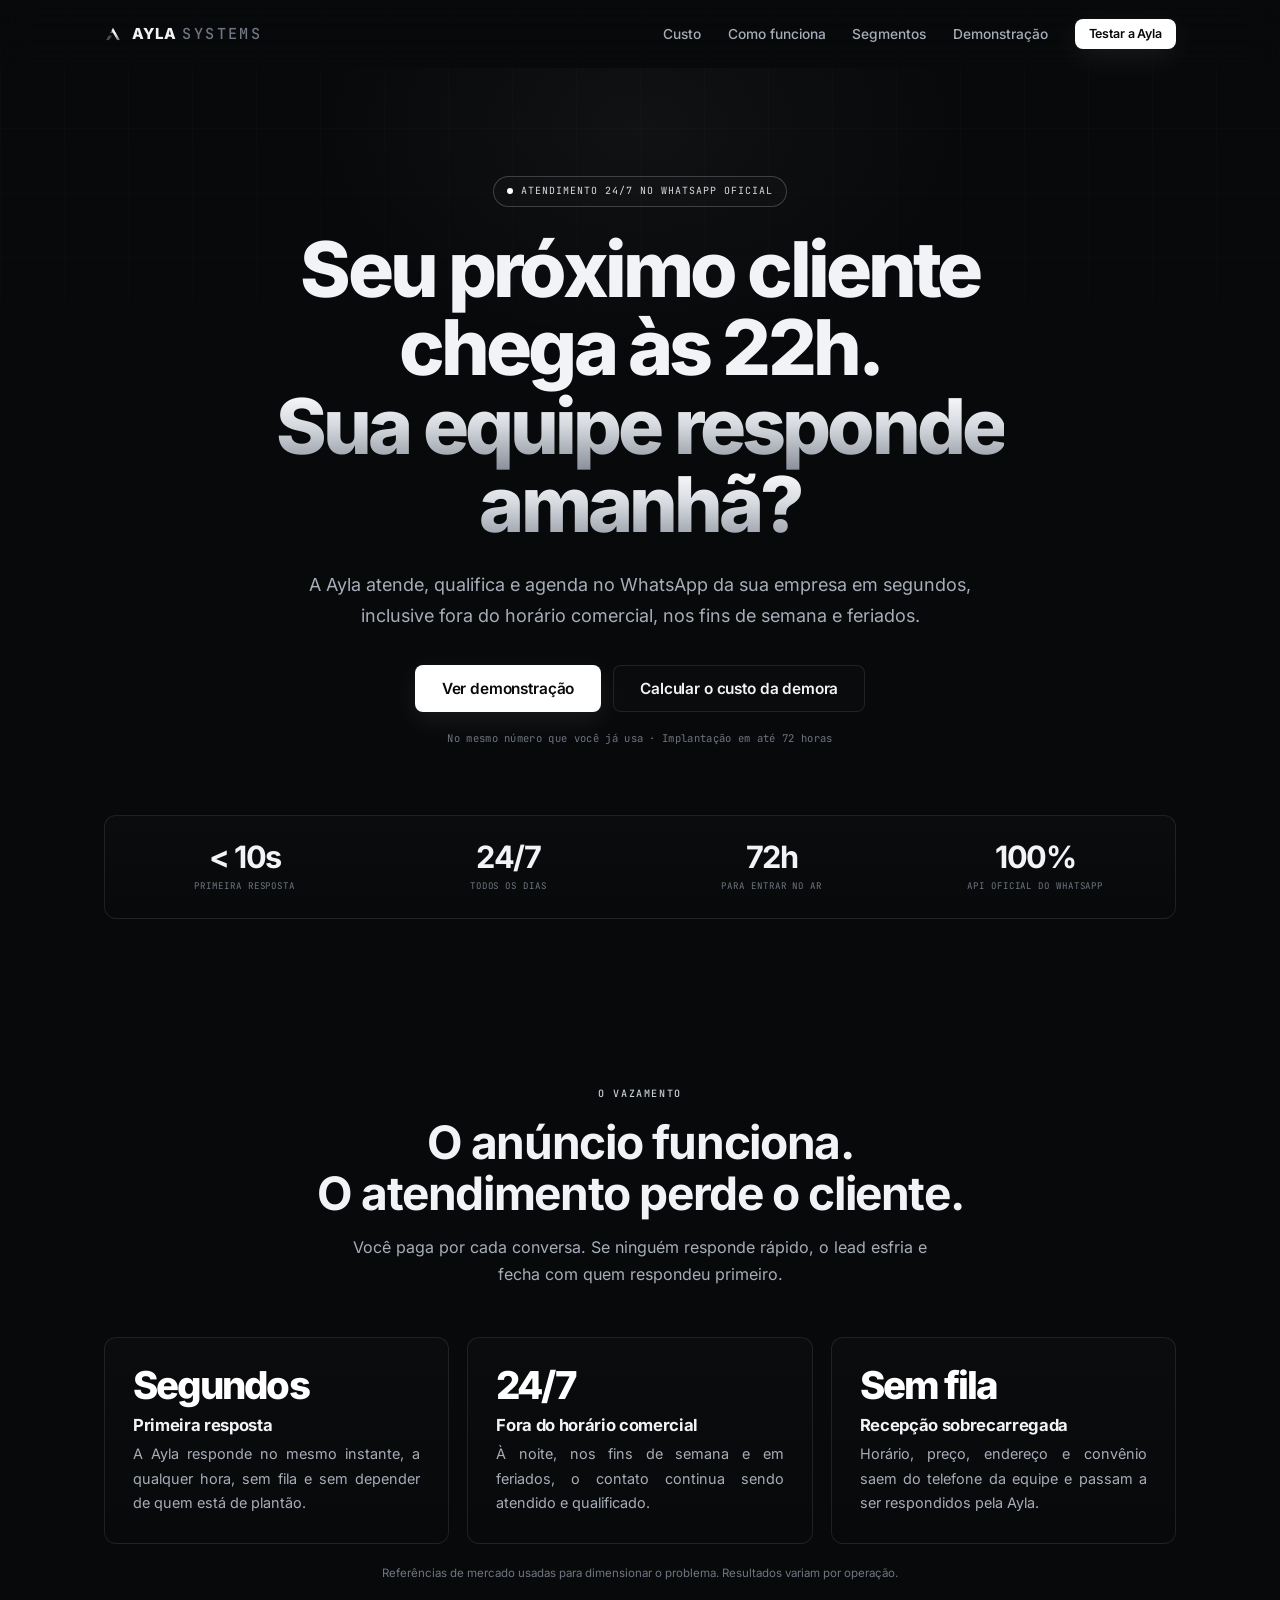
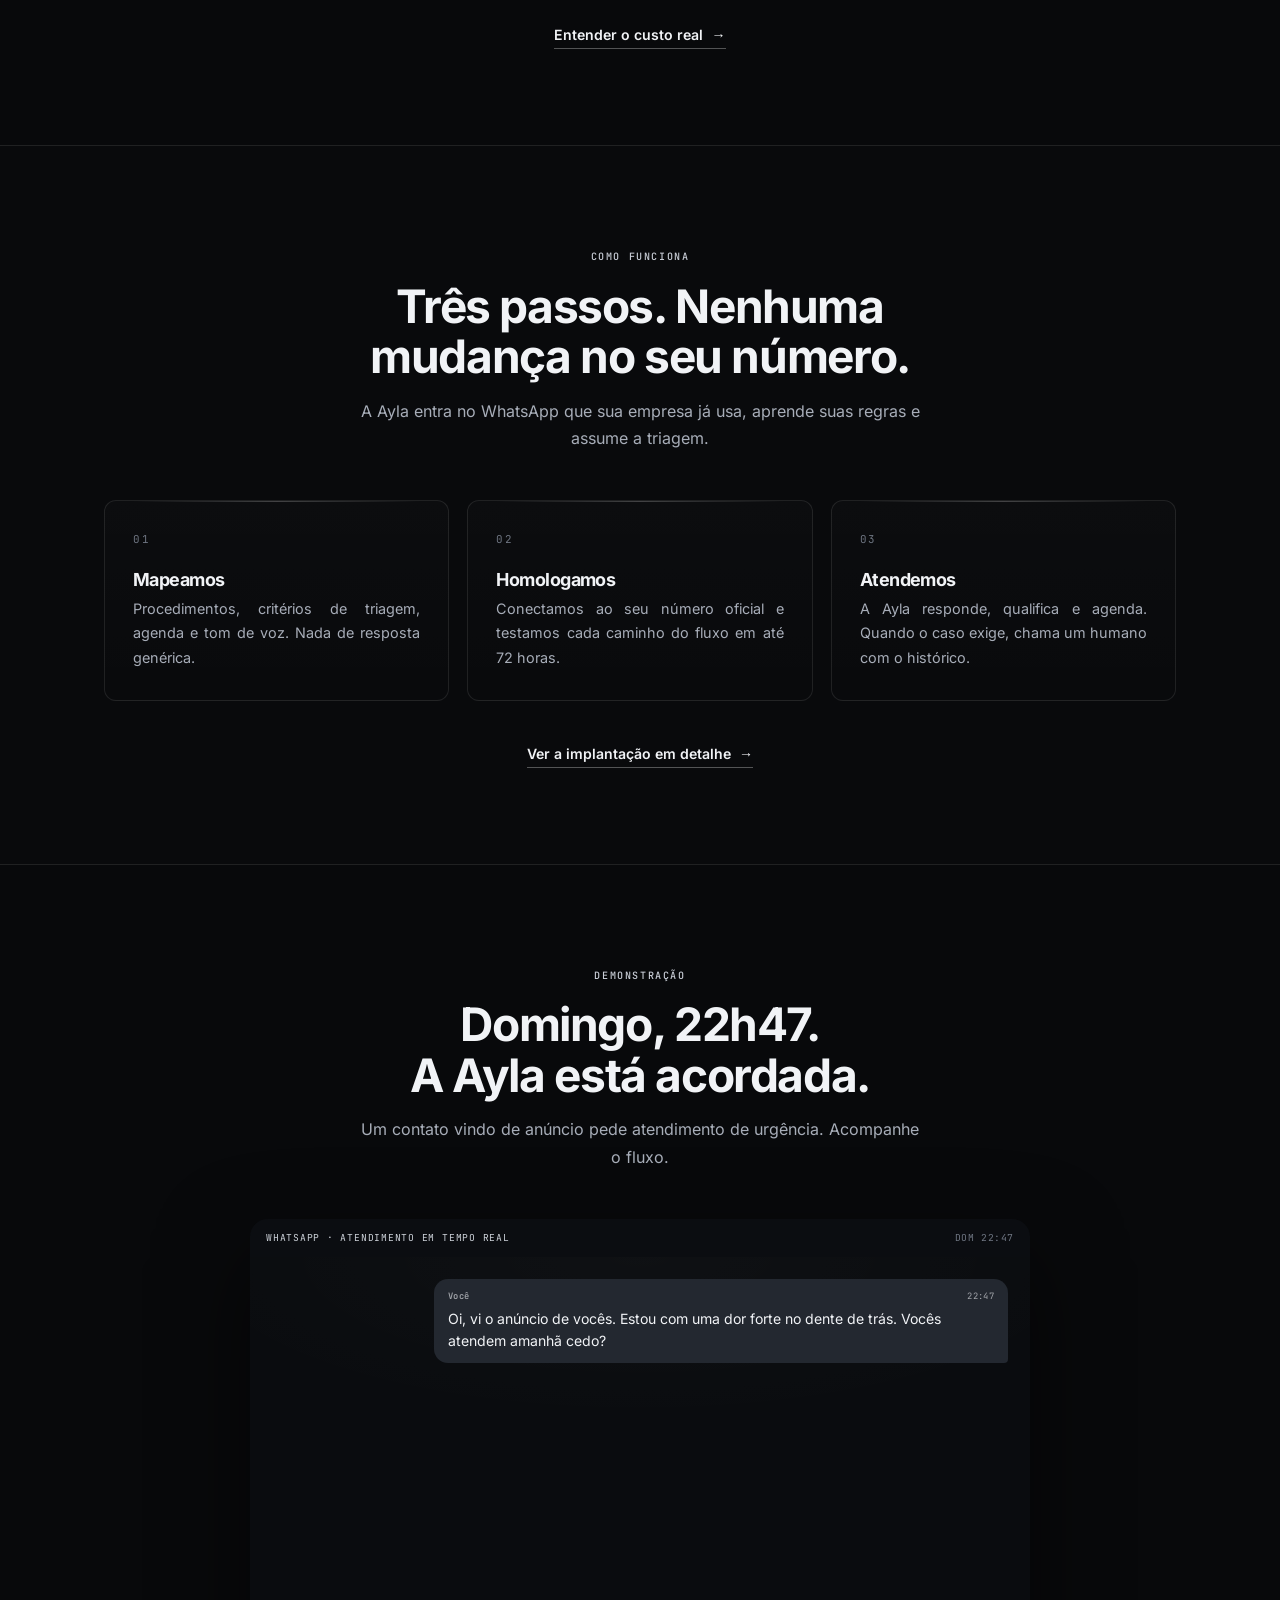
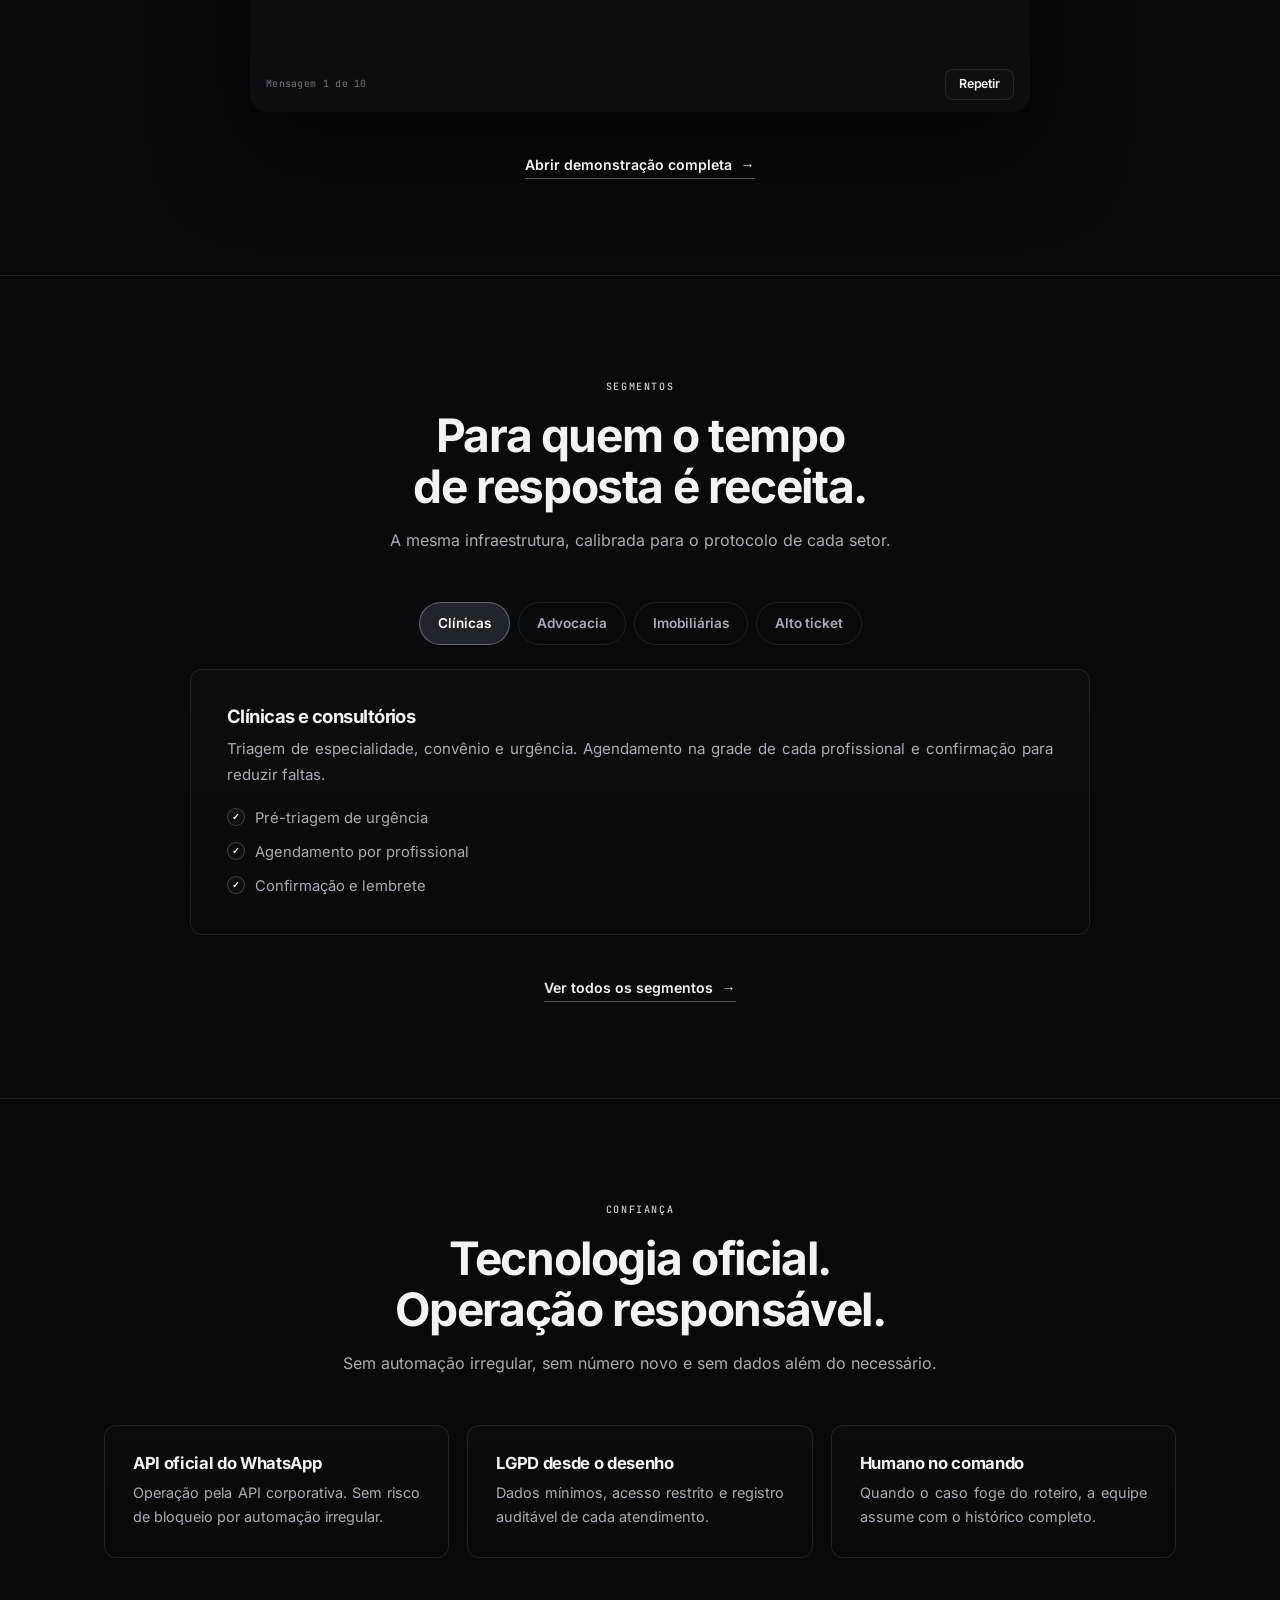
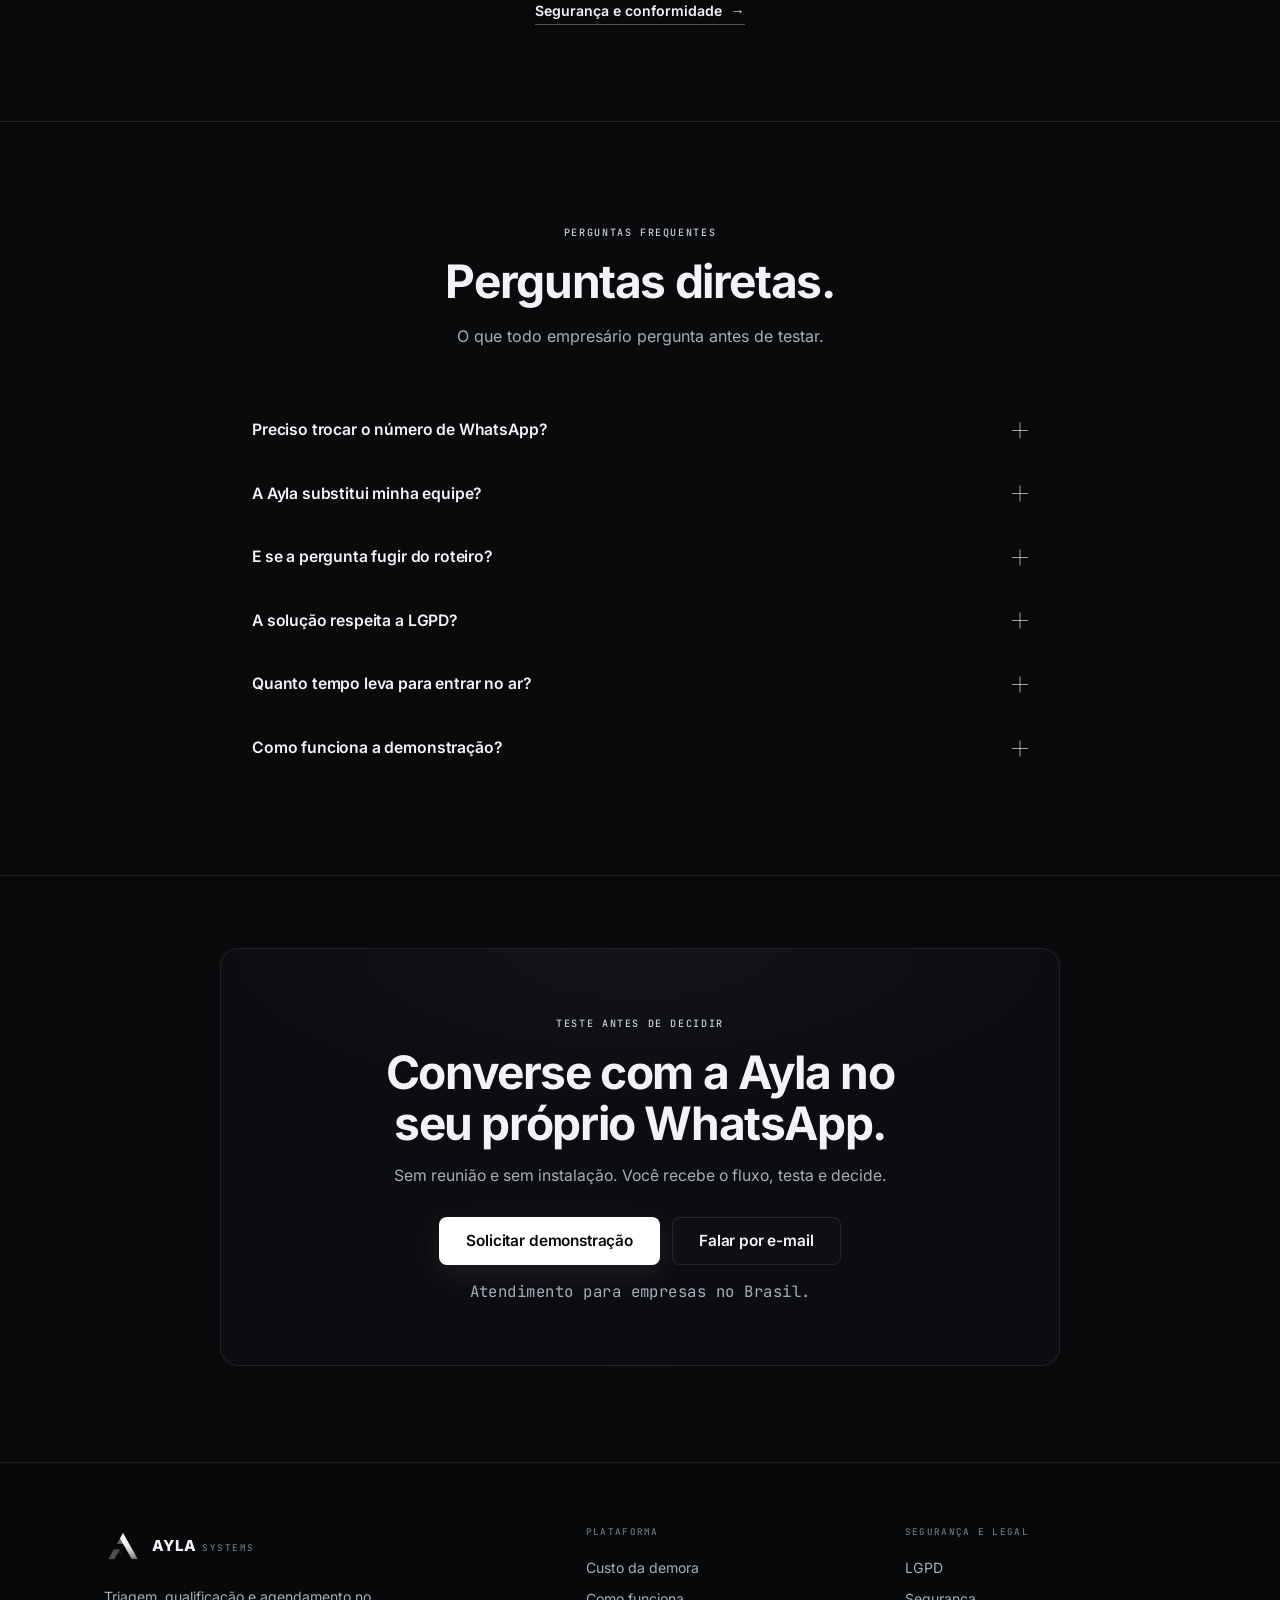
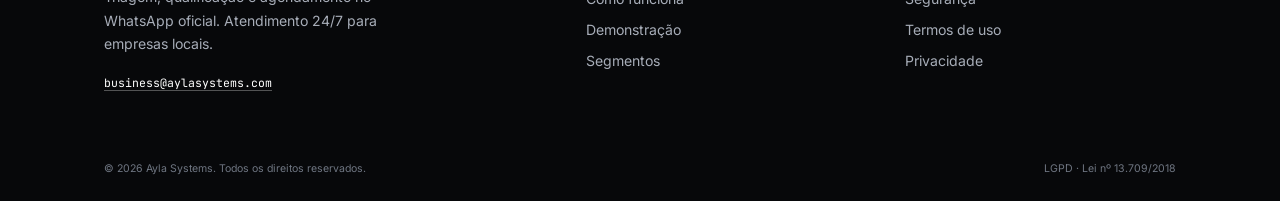
<file: index.html>
<!DOCTYPE html>
<html lang="pt-BR">
<head>
<meta charset="utf-8">
<meta name="viewport" content="width=device-width, initial-scale=1">
<title>Ayla Systems</title>
<meta name="description" content="A Ayla atende, qualifica e agenda no WhatsApp da sua empresa em segundos, 24 horas por dia. Sem trocar o número e sem menu numérico.">
<link rel="canonical" href="https://aylasystems.com/">
<meta property="og:type" content="website">
<meta property="og:locale" content="pt_BR">
<meta property="og:site_name" content="Ayla Systems">
<meta property="og:title" content="Ayla Systems">
<meta property="og:description" content="A Ayla atende, qualifica e agenda no WhatsApp da sua empresa em segundos, 24 horas por dia. Sem trocar o número e sem menu numérico.">
<meta property="og:url" content="https://aylasystems.com/">
<meta property="og:image" content="https://aylasystems.com/assets/icon-512.png">
<meta name="theme-color" content="#08090b">
<link rel="icon" href="/assets/favicon.ico" sizes="any">
<link rel="icon" type="image/png" sizes="32x32" href="/assets/favicon-32.png">
<link rel="icon" type="image/png" sizes="48x48" href="/assets/favicon-48.png">
<link rel="apple-touch-icon" href="/assets/apple-touch-icon.png">
<link rel="manifest" href="/site.webmanifest">
<link rel="preload" href="/assets/fonts/inter-latin.woff2" as="font" type="font/woff2" crossorigin>
<link rel="stylesheet" href="/styles.css?v=1783303941">
<script async src="https://www.googletagmanager.com/gtm.js?id=GTM-W75SXPVL"></script>
<script src="/analytics.js?v=431a092143" defer></script>
<script src="/script.js?v=931541720b" defer></script>
</head>
<body>
<noscript><iframe src="https://www.googletagmanager.com/ns.html?id=GTM-W75SXPVL" height="0" width="0" style="display:none;visibility:hidden" title="Google Tag Manager"></iframe></noscript>
<a class="skip-link" href="#main">Pular para o conteúdo</a>
<div class="progress" aria-hidden="true"><span id="scrollProgress"></span></div>
<header class="site-header">
  <div class="container nav-wrap">
    <a class="brand" href="/" aria-label="Ayla Systems, página inicial">
      <img class="brand-mark" src="/assets/logo-header.png?v=1783303941" alt="" width="18" height="18">
      <span class="brand-type">AYLA<span>SYSTEMS</span></span>
    </a>
    <button class="nav-toggle" id="navToggle" type="button" aria-expanded="false" aria-controls="siteNav" aria-label="Abrir menu">
      <span></span><span></span>
    </button>
    <nav class="site-nav" id="siteNav" aria-label="Navegação principal">
        <a href="/custo-da-demora" data-label="Custo"><span>Custo</span></a>
        <a href="/mecanica" data-label="Como funciona"><span>Como funciona</span></a>
        <a href="/segmentos" data-label="Segmentos"><span>Segmentos</span></a>
        <a href="/demonstracao" data-label="Demonstração"><span>Demonstração</span></a>
        <a class="btn btn-primary btn-small nav-cta" href="/demonstracao">Testar a Ayla</a>
    </nav>
  </div>
</header>
<main id="main">
<section class="hero">
  <div class="container hero-inner">
    <span class="pill reveal"><span class="pill-dot" aria-hidden="true"></span>Atendimento 24/7 no WhatsApp oficial</span>
    <h1 class="reveal">Seu próximo cliente chega às 22h.<br><span class="metal">Sua equipe responde amanhã?</span></h1>
    <p class="lead reveal">A Ayla atende, qualifica e agenda no WhatsApp da sua empresa em segundos, inclusive fora do horário comercial, nos fins de semana e feriados.</p>
    <div class="actions reveal">
      <a class="btn btn-primary btn-large" href="/demonstracao">Ver demonstração</a>
      <a class="btn btn-ghost btn-large" href="/custo-da-demora">Calcular o custo da demora</a>
    </div>
    <p class="micro reveal">No mesmo número que você já usa · Implantação em até 72 horas</p>
  </div>
  <div class="container">
    <div class="stat-strip reveal">
      <div class="stat"><strong>&lt; 10s</strong><span>primeira resposta</span></div>
      <div class="stat"><strong>24/7</strong><span>todos os dias</span></div>
      <div class="stat"><strong>72h</strong><span>para entrar no ar</span></div>
      <div class="stat"><strong>100%</strong><span>API oficial do WhatsApp</span></div>
    </div>
  </div>
</section>

<section class="section">
  <div class="container">
    <div class="section-head reveal">
      <span class="kicker">O vazamento</span>
      <h2>O anúncio funciona.<br>O atendimento perde o cliente.</h2>
      <p>Você paga por cada conversa. Se ninguém responde rápido, o lead esfria e fecha com quem respondeu primeiro.</p>
    </div>
    <div class="grid grid-3">
      <article class="card card-problem reveal">
        <span class="card-metric">Segundos</span>
        <h3>Primeira resposta</h3>
        <p>A Ayla responde no mesmo instante, a qualquer hora, sem fila e sem depender de quem está de plantão.</p>
      </article>
      <article class="card card-problem reveal">
        <span class="card-metric">24/7</span>
        <h3>Fora do horário comercial</h3>
        <p>À noite, nos fins de semana e em feriados, o contato continua sendo atendido e qualificado.</p>
      </article>
      <article class="card card-problem reveal">
        <span class="card-metric">Sem fila</span>
        <h3>Recepção sobrecarregada</h3>
        <p>Horário, preço, endereço e convênio saem do telefone da equipe e passam a ser respondidos pela Ayla.</p>
      </article>
    </div>
    <p class="note reveal">Referências de mercado usadas para dimensionar o problema. Resultados variam por operação.</p>
    <div class="center reveal"><a class="text-link" href="/custo-da-demora">Entender o custo real <span aria-hidden="true">→</span></a></div>
  </div>
</section>

<section class="section section-alt">
  <div class="container">
    <div class="section-head reveal">
      <span class="kicker">Como funciona</span>
      <h2>Três passos. Nenhuma mudança no seu número.</h2>
      <p>A Ayla entra no WhatsApp que sua empresa já usa, aprende suas regras e assume a triagem.</p>
    </div>
    <ol class="steps">
      <li class="step reveal">
        <span class="step-index">01</span>
        <h3>Mapeamos</h3>
        <p>Procedimentos, critérios de triagem, agenda e tom de voz. Nada de resposta genérica.</p>
      </li>
      <li class="step reveal">
        <span class="step-index">02</span>
        <h3>Homologamos</h3>
        <p>Conectamos ao seu número oficial e testamos cada caminho do fluxo em até 72 horas.</p>
      </li>
      <li class="step reveal">
        <span class="step-index">03</span>
        <h3>Atendemos</h3>
        <p>A Ayla responde, qualifica e agenda. Quando o caso exige, chama um humano com o histórico.</p>
      </li>
    </ol>
    <div class="center reveal"><a class="text-link" href="/mecanica">Ver a implantação em detalhe <span aria-hidden="true">→</span></a></div>
  </div>
</section>

<section class="section" id="simulador">
  <div class="container">
    <div class="section-head reveal">
      <span class="kicker">Demonstração</span>
      <h2>Domingo, 22h47.<br>A Ayla está acordada.</h2>
      <p>Um contato vindo de anúncio pede atendimento de urgência. Acompanhe o fluxo.</p>
    </div>
    <div class="sim reveal" data-sim="home">
      <div class="sim-head">
        <span class="sim-title">WhatsApp · atendimento em tempo real</span>
        <span class="sim-time">DOM 22:47</span>
      </div>
      <div class="sim-chat" id="chatStream" aria-live="polite" aria-label="Simulação de conversa no WhatsApp"></div>
      <div class="sim-foot">
        <span id="simStatus" class="sim-status">Preparando conversa…</span>
        <button class="btn btn-ghost btn-small" id="restartSimulatorBtn" type="button">Repetir</button>
      </div>
    </div>
    <div class="center reveal"><a class="text-link" href="/demonstracao">Abrir demonstração completa <span aria-hidden="true">→</span></a></div>
  </div>
</section>

<section class="section section-alt">
  <div class="container">
    <div class="section-head reveal">
      <span class="kicker">Segmentos</span>
      <h2>Para quem o tempo de resposta é receita.</h2>
      <p>A mesma infraestrutura, calibrada para o protocolo de cada setor.</p>
    </div>
    <div class="tabs reveal" role="tablist" aria-label="Segmentos de atendimento">
      <button class="tab is-active" type="button" role="tab" aria-selected="true" aria-controls="panel-clinicas" id="tab-clinicas" data-tab="clinicas">Clínicas</button>
      <button class="tab" type="button" role="tab" aria-selected="false" aria-controls="panel-advocacia" id="tab-advocacia" data-tab="advocacia" tabindex="-1">Advocacia</button>
      <button class="tab" type="button" role="tab" aria-selected="false" aria-controls="panel-imobiliarias" id="tab-imobiliarias" data-tab="imobiliarias" tabindex="-1">Imobiliárias</button>
      <button class="tab" type="button" role="tab" aria-selected="false" aria-controls="panel-ticket" id="tab-ticket" data-tab="ticket" tabindex="-1">Alto ticket</button>
    </div>
    <div class="tab-panels reveal">
      <div class="tab-panel is-active" role="tabpanel" id="panel-clinicas" aria-labelledby="tab-clinicas" data-panel="clinicas">
        <h3>Clínicas e consultórios</h3>
        <p>Triagem de especialidade, convênio e urgência. Agendamento na grade de cada profissional e confirmação para reduzir faltas.</p>
        <ul class="checklist">
          <li>Pré-triagem de urgência</li>
          <li>Agendamento por profissional</li>
          <li>Confirmação e lembrete</li>
        </ul>
      </div>
      <div class="tab-panel" role="tabpanel" id="panel-advocacia" aria-labelledby="tab-advocacia" data-panel="advocacia" hidden>
        <h3>Escritórios de advocacia</h3>
        <p>Pré-qualificação por área, coleta de dados e agendamento da consulta inicial. Contatos fora do perfil são filtrados.</p>
        <ul class="checklist">
          <li>Triagem por área de atuação</li>
          <li>Coleta inicial de documentos</li>
          <li>Agenda da equipe jurídica</li>
        </ul>
      </div>
      <div class="tab-panel" role="tabpanel" id="panel-imobiliarias" aria-labelledby="tab-imobiliarias" data-panel="imobiliarias" hidden>
        <h3>Imobiliárias e corretores</h3>
        <p>Resposta imediata aos contatos de portais e anúncios. Bairro, faixa de orçamento e metragem coletados antes da visita.</p>
        <ul class="checklist">
          <li>Atendimento a leads de portais</li>
          <li>Ficha técnica do imóvel</li>
          <li>Visita na agenda do corretor</li>
        </ul>
      </div>
      <div class="tab-panel" role="tabpanel" id="panel-ticket" aria-labelledby="tab-ticket" data-panel="ticket" hidden>
        <h3>Serviços de alto ticket</h3>
        <p>Qualificação de orçamento antes do especialista, atendimento simultâneo e transbordo para o fechamento humano.</p>
        <ul class="checklist">
          <li>Filtro de orçamento</li>
          <li>Vários atendimentos ao mesmo tempo</li>
          <li>Transbordo com contexto</li>
        </ul>
      </div>
    </div>
    <div class="center reveal"><a class="text-link" href="/segmentos">Ver todos os segmentos <span aria-hidden="true">→</span></a></div>
  </div>
</section>

<section class="section">
  <div class="container">
    <div class="section-head reveal">
      <span class="kicker">Confiança</span>
      <h2>Tecnologia oficial. Operação responsável.</h2>
      <p>Sem automação irregular, sem número novo e sem dados além do necessário.</p>
    </div>
    <div class="grid grid-3">
      <article class="card reveal">
        <h3>API oficial do WhatsApp</h3>
        <p>Operação pela API corporativa. Sem risco de bloqueio por automação irregular.</p>
      </article>
      <article class="card reveal">
        <h3>LGPD desde o desenho</h3>
        <p>Dados mínimos, acesso restrito e registro auditável de cada atendimento.</p>
      </article>
      <article class="card reveal">
        <h3>Humano no comando</h3>
        <p>Quando o caso foge do roteiro, a equipe assume com o histórico completo.</p>
      </article>
    </div>
    <div class="center reveal"><a class="text-link" href="/seguranca">Segurança e conformidade <span aria-hidden="true">→</span></a></div>
  </div>
</section>

<section class="section section-alt">
  <div class="container">
    <div class="section-head reveal">
      <span class="kicker">Perguntas frequentes</span>
      <h2>Perguntas diretas.</h2>
      <p>O que todo empresário pergunta antes de testar.</p>
    </div>
    <div class="accordion reveal">
      <div class="acc-item">
        <button class="acc-btn" type="button" aria-expanded="false"><span>Preciso trocar o número de WhatsApp?</span><span class="acc-icon" aria-hidden="true"></span></button>
        <div class="acc-panel"><div class="acc-inner"><p>Não. A integração usa o número que sua empresa já divulga. Você não perde o histórico nem precisa comprar outro chip.</p></div></div>
      </div>
      <div class="acc-item">
        <button class="acc-btn" type="button" aria-expanded="false"><span>A Ayla substitui minha equipe?</span><span class="acc-icon" aria-hidden="true"></span></button>
        <div class="acc-panel"><div class="acc-inner"><p>Não. Ela assume o repetitivo e os horários sem equipe. Sua recepção fica livre para casos complexos, negociação e atendimento presencial.</p></div></div>
      </div>
      <div class="acc-item">
        <button class="acc-btn" type="button" aria-expanded="false"><span>E se a pergunta fugir do roteiro?</span><span class="acc-icon" aria-hidden="true"></span></button>
        <div class="acc-panel"><div class="acc-inner"><p>A Ayla não inventa. Ela registra a solicitação, avisa o cliente e encaminha o caso para um humano com o histórico da conversa.</p></div></div>
      </div>
      <div class="acc-item">
        <button class="acc-btn" type="button" aria-expanded="false"><span>A solução respeita a LGPD?</span><span class="acc-icon" aria-hidden="true"></span></button>
        <div class="acc-panel"><div class="acc-inner"><p>Sim. O tratamento segue a Lei nº 13.709/2018, com coleta mínima, acesso restrito e direitos do titular garantidos. Veja os detalhes na <a href="/lgpd">página de LGPD</a>.</p></div></div>
      </div>
      <div class="acc-item">
        <button class="acc-btn" type="button" aria-expanded="false"><span>Quanto tempo leva para entrar no ar?</span><span class="acc-icon" aria-hidden="true"></span></button>
        <div class="acc-panel"><div class="acc-inner"><p>Até 72 horas após a validação das regras de negócio e da tabela de serviços.</p></div></div>
      </div>
      <div class="acc-item">
        <button class="acc-btn" type="button" aria-expanded="false"><span>Como funciona a demonstração?</span><span class="acc-icon" aria-hidden="true"></span></button>
        <div class="acc-panel"><div class="acc-inner"><p>Você recebe um fluxo de teste no seu WhatsApp e conversa com a Ayla como um cliente. Sem reunião e sem instalação.</p></div></div>
      </div>
    </div>
  </div>
</section>

<section class="section cta-section">
  <div class="container">
    <div class="cta-box reveal">
      <span class="kicker">Teste antes de decidir</span>
      <h2>Converse com a Ayla no seu próprio WhatsApp.</h2>
      <p>Sem reunião e sem instalação. Você recebe o fluxo, testa e decide.</p>
      <div class="actions">
        <a class="btn btn-primary btn-large" href="/demonstracao">Solicitar demonstração</a>
        <a class="btn btn-ghost btn-large" href="mailto:business@aylasystems.com">Falar por e-mail</a>
      </div>
      <p class="micro">Atendimento para empresas no Brasil.</p>
    </div>
  </div>
</section>
</main>
<footer class="site-footer">
  <div class="container footer-grid">
    <div class="footer-brand">
      <a class="brand" href="/" aria-label="Ayla Systems, página inicial">
        <img class="brand-mark" src="/assets/logo-header.png?v=1783303941" alt="" width="38" height="38">
        <span class="brand-type">AYLA<span>SYSTEMS</span></span>
      </a>
      <p>Triagem, qualificação e agendamento no WhatsApp oficial. Atendimento 24/7 para empresas locais.</p>
      <a class="footer-mail" href="mailto:business@aylasystems.com">business@aylasystems.com</a>
    </div>
    <div class="footer-col">
      <h2>Plataforma</h2>
      <a href="/custo-da-demora">Custo da demora</a>
      <a href="/mecanica">Como funciona</a>
      <a href="/demonstracao">Demonstração</a>
      <a href="/segmentos">Segmentos</a>
    </div>
    <div class="footer-col">
      <h2>Segurança e legal</h2>
      <a href="/lgpd">LGPD</a>
      <a href="/seguranca">Segurança</a>
      <a href="/termos">Termos de uso</a>
      <a href="/privacidade">Privacidade</a>
    </div>
  </div>
  <div class="container footer-bottom">
    <span>© 2026 Ayla Systems. Todos os direitos reservados.</span>
    <span>LGPD · Lei nº 13.709/2018</span>
  </div>
</footer>
</body>
</html>
</file>
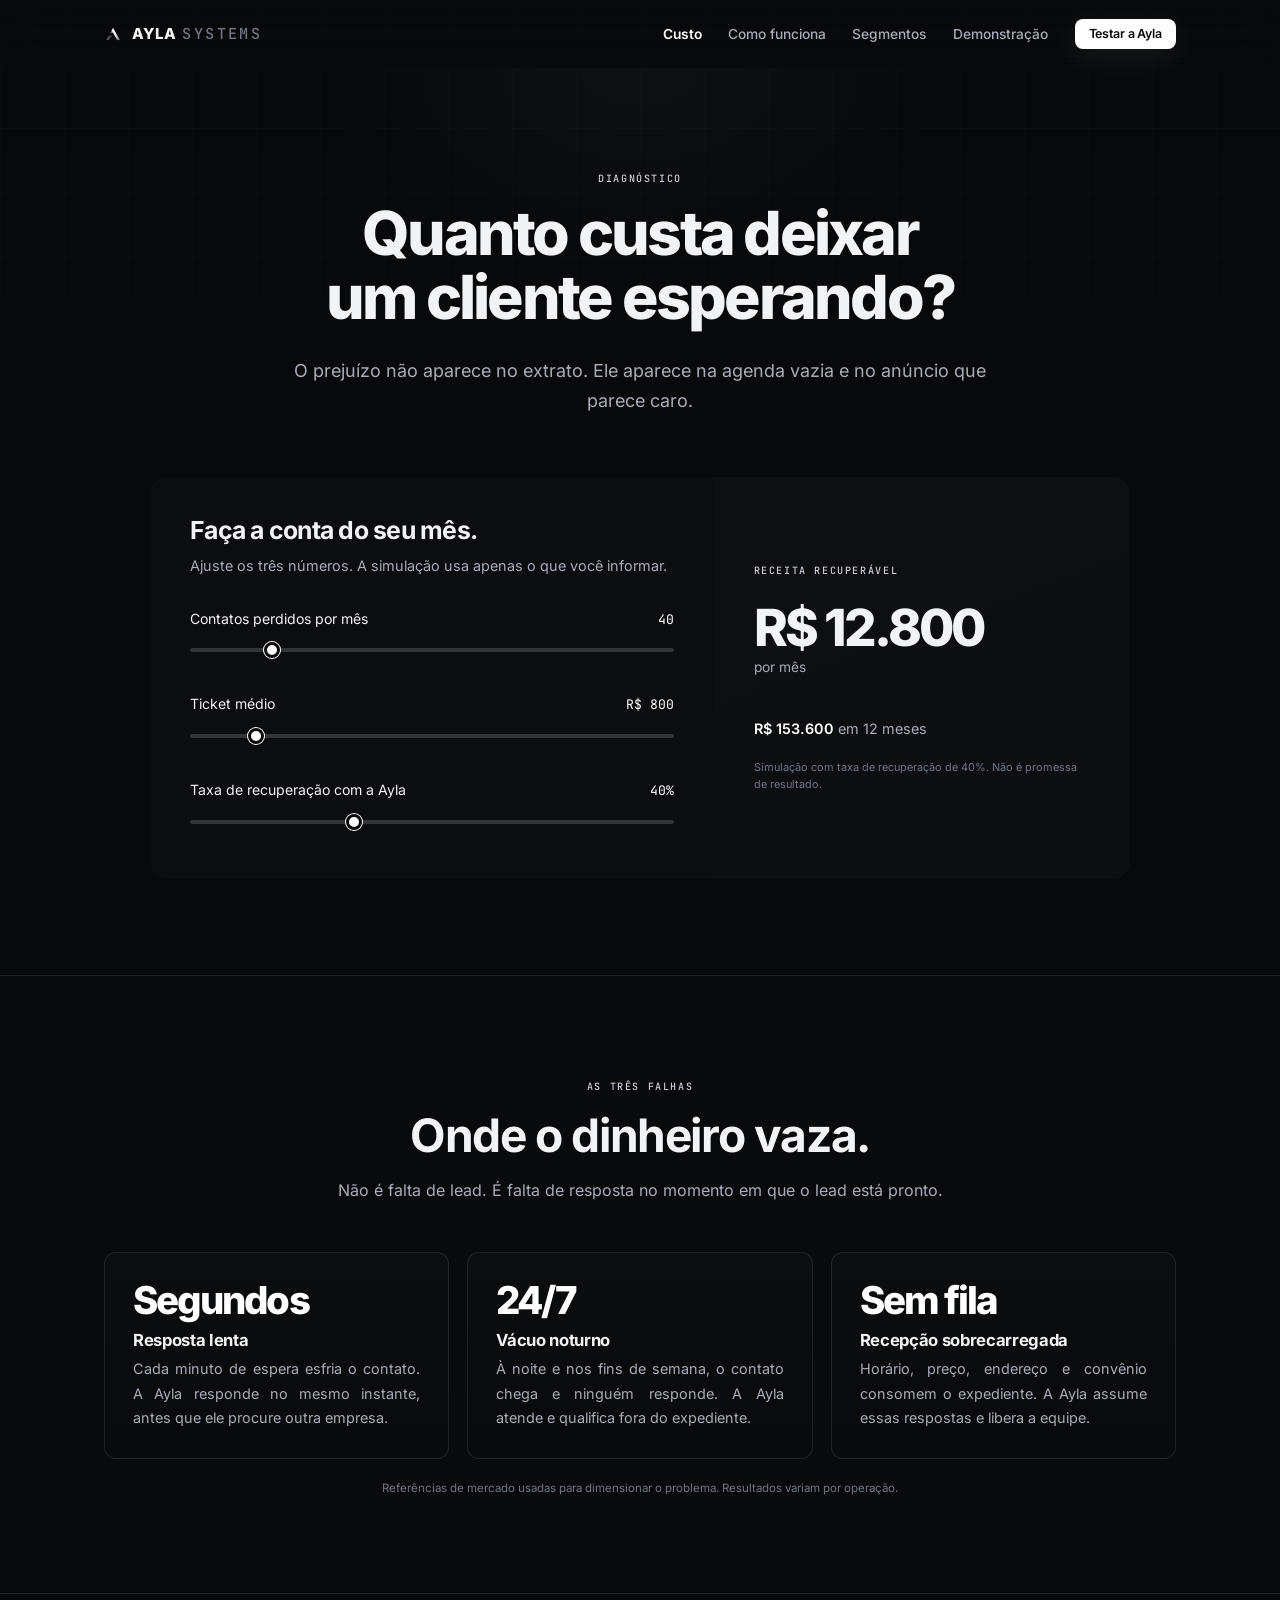
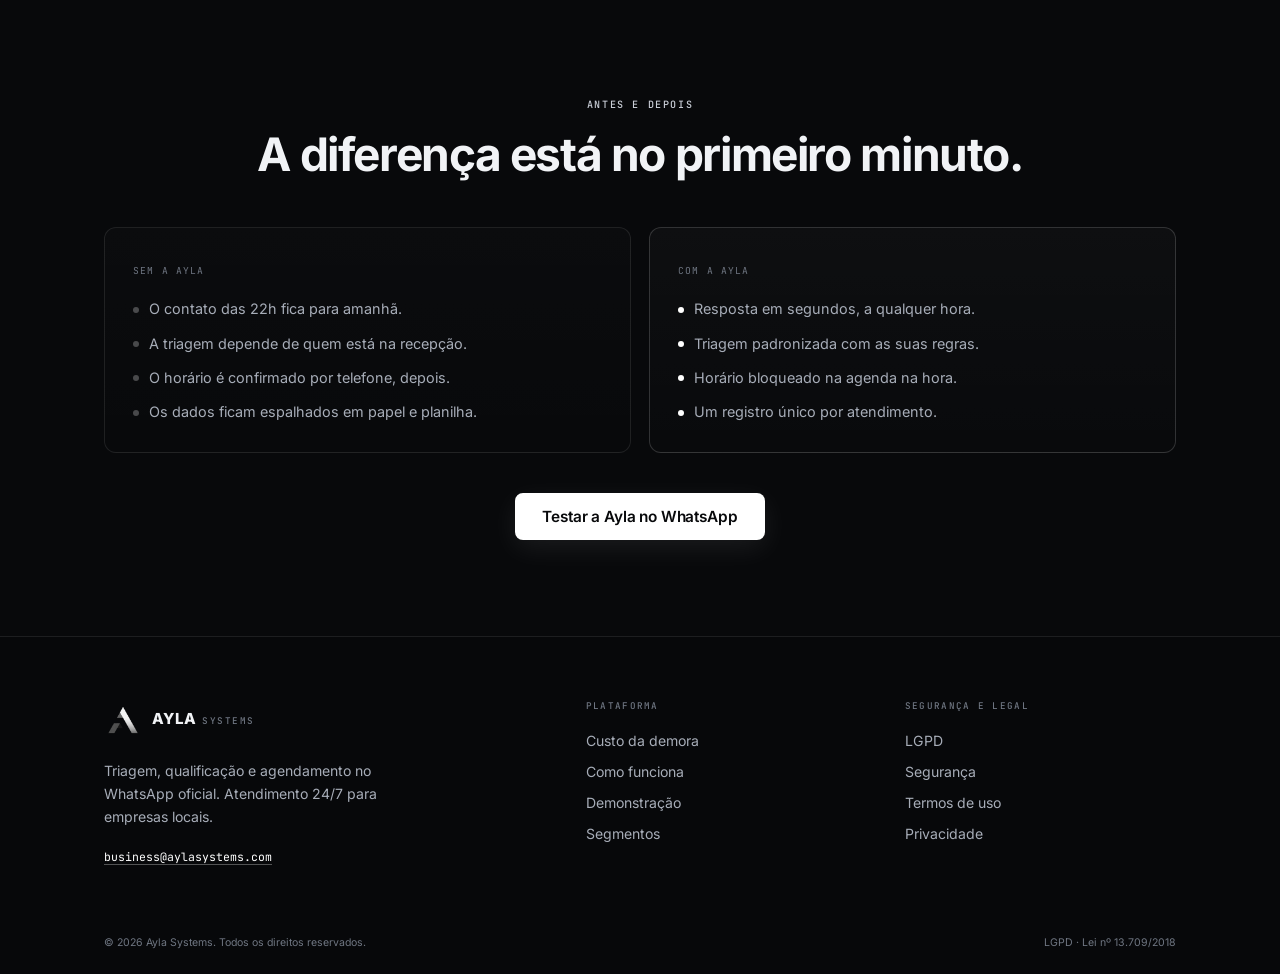
<file: custo-da-demora.html>
<!DOCTYPE html>
<html lang="pt-BR">
<head>
<meta charset="utf-8">
<meta name="viewport" content="width=device-width, initial-scale=1">
<title>Ayla Systems - Custo da demora</title>
<meta name="description" content="Calcule quanto a demora no atendimento custa por mês e veja onde o dinheiro vaza no WhatsApp da sua empresa.">
<link rel="canonical" href="https://aylasystems.com/custo-da-demora">
<meta property="og:type" content="website">
<meta property="og:locale" content="pt_BR">
<meta property="og:site_name" content="Ayla Systems">
<meta property="og:title" content="Ayla Systems - Custo da demora">
<meta property="og:description" content="Calcule quanto a demora no atendimento custa por mês e veja onde o dinheiro vaza no WhatsApp da sua empresa.">
<meta property="og:url" content="https://aylasystems.com/custo-da-demora">
<meta property="og:image" content="https://aylasystems.com/assets/icon-512.png">
<meta name="theme-color" content="#08090b">
<link rel="icon" href="/assets/favicon.ico" sizes="any">
<link rel="icon" type="image/png" sizes="32x32" href="/assets/favicon-32.png">
<link rel="icon" type="image/png" sizes="48x48" href="/assets/favicon-48.png">
<link rel="apple-touch-icon" href="/assets/apple-touch-icon.png">
<link rel="manifest" href="/site.webmanifest">
<link rel="preload" href="/assets/fonts/inter-latin.woff2" as="font" type="font/woff2" crossorigin>
<link rel="stylesheet" href="/styles.css?v=1783303941">
<script async src="https://www.googletagmanager.com/gtm.js?id=GTM-W75SXPVL"></script>
<script src="/analytics.js?v=431a092143" defer></script>
<script src="/script.js?v=931541720b" defer></script>
</head>
<body>
<noscript><iframe src="https://www.googletagmanager.com/ns.html?id=GTM-W75SXPVL" height="0" width="0" style="display:none;visibility:hidden" title="Google Tag Manager"></iframe></noscript>
<a class="skip-link" href="#main">Pular para o conteúdo</a>
<div class="progress" aria-hidden="true"><span id="scrollProgress"></span></div>
<header class="site-header">
  <div class="container nav-wrap">
    <a class="brand" href="/" aria-label="Ayla Systems, página inicial">
      <img class="brand-mark" src="/assets/logo-header.png?v=1783303941" alt="" width="18" height="18">
      <span class="brand-type">AYLA<span>SYSTEMS</span></span>
    </a>
    <button class="nav-toggle" id="navToggle" type="button" aria-expanded="false" aria-controls="siteNav" aria-label="Abrir menu">
      <span></span><span></span>
    </button>
    <nav class="site-nav" id="siteNav" aria-label="Navegação principal">
        <a href="/custo-da-demora" class="is-active" aria-current="page" data-label="Custo"><span>Custo</span></a>
        <a href="/mecanica" data-label="Como funciona"><span>Como funciona</span></a>
        <a href="/segmentos" data-label="Segmentos"><span>Segmentos</span></a>
        <a href="/demonstracao" data-label="Demonstração"><span>Demonstração</span></a>
        <a class="btn btn-primary btn-small nav-cta" href="/demonstracao">Testar a Ayla</a>
    </nav>
  </div>
</header>
<main id="main">
<section class="page-hero">
  <div class="container">
    <span class="kicker reveal">Diagnóstico</span>
    <h1 class="reveal">Quanto custa deixar um cliente esperando?</h1>
    <p class="lead reveal">O prejuízo não aparece no extrato. Ele aparece na agenda vazia e no anúncio que parece caro.</p>
  </div>
</section>

<section class="section section-tight">
  <div class="container">
    <div class="calculator reveal">
      <div class="calc-controls">
        <h2>Faça a conta do seu mês.</h2>
        <p>Ajuste os três números. A simulação usa apenas o que você informar.</p>
        <div class="calc-field">
          <div class="calc-label"><label for="lostContacts">Contatos perdidos por mês</label><output id="lostContactsOut" for="lostContacts">40</output></div>
          <input type="range" id="lostContacts" min="10" max="200" step="5" value="40" data-calc="contacts">
        </div>
        <div class="calc-field">
          <div class="calc-label"><label for="avgTicket">Ticket médio</label><output id="avgTicketOut" for="avgTicket">R$ 800</output></div>
          <input type="range" id="avgTicket" min="200" max="5000" step="50" value="800" data-calc="ticket">
        </div>
        <div class="calc-field">
          <div class="calc-label"><label for="recoveryRate">Taxa de recuperação com a Ayla</label><output id="recoveryRateOut" for="recoveryRate">40%</output></div>
          <input type="range" id="recoveryRate" min="20" max="80" step="5" value="40" data-calc="rate">
        </div>
      </div>
      <div class="calc-result" aria-live="polite">
        <span class="kicker">Receita recuperável</span>
        <strong id="calcMonth">R$ 12.800</strong>
        <span class="calc-period">por mês</span>
        <div class="calc-year"><span id="calcYear">R$ 153.600</span> em 12 meses</div>
        <p class="calc-note">Simulação com taxa de recuperação de <span id="calcRateLabel">40%</span>. Não é promessa de resultado.</p>
      </div>
    </div>
  </div>
</section>

<section class="section section-alt">
  <div class="container">
    <div class="section-head reveal">
      <span class="kicker">As três falhas</span>
      <h2>Onde o dinheiro vaza.</h2>
      <p>Não é falta de lead. É falta de resposta no momento em que o lead está pronto.</p>
    </div>
    <div class="grid grid-3">
      <article class="card card-problem reveal">
        <span class="card-metric">Segundos</span>
        <h3>Resposta lenta</h3>
        <p>Cada minuto de espera esfria o contato. A Ayla responde no mesmo instante, antes que ele procure outra empresa.</p>
      </article>
      <article class="card card-problem reveal">
        <span class="card-metric">24/7</span>
        <h3>Vácuo noturno</h3>
        <p>À noite e nos fins de semana, o contato chega e ninguém responde. A Ayla atende e qualifica fora do expediente.</p>
      </article>
      <article class="card card-problem reveal">
        <span class="card-metric">Sem fila</span>
        <h3>Recepção sobrecarregada</h3>
        <p>Horário, preço, endereço e convênio consomem o expediente. A Ayla assume essas respostas e libera a equipe.</p>
      </article>
    </div>
    <p class="note reveal">Referências de mercado usadas para dimensionar o problema. Resultados variam por operação.</p>
  </div>
</section>

<section class="section">
  <div class="container">
    <div class="section-head reveal">
      <span class="kicker">Antes e depois</span>
      <h2>A diferença está no primeiro minuto.</h2>
    </div>
    <div class="grid grid-2">
      <article class="card card-compare reveal">
        <span class="compare-tag">Sem a Ayla</span>
        <ul class="compare-list">
          <li>O contato das 22h fica para amanhã.</li>
          <li>A triagem depende de quem está na recepção.</li>
          <li>O horário é confirmado por telefone, depois.</li>
          <li>Os dados ficam espalhados em papel e planilha.</li>
        </ul>
      </article>
      <article class="card card-compare card-compare-good reveal">
        <span class="compare-tag">Com a Ayla</span>
        <ul class="compare-list">
          <li>Resposta em segundos, a qualquer hora.</li>
          <li>Triagem padronizada com as suas regras.</li>
          <li>Horário bloqueado na agenda na hora.</li>
          <li>Um registro único por atendimento.</li>
        </ul>
      </article>
    </div>
    <div class="center reveal"><a class="btn btn-primary btn-large" href="/demonstracao">Testar a Ayla no WhatsApp</a></div>
  </div>
</section>
</main>
<footer class="site-footer">
  <div class="container footer-grid">
    <div class="footer-brand">
      <a class="brand" href="/" aria-label="Ayla Systems, página inicial">
        <img class="brand-mark" src="/assets/logo-header.png?v=1783303941" alt="" width="38" height="38">
        <span class="brand-type">AYLA<span>SYSTEMS</span></span>
      </a>
      <p>Triagem, qualificação e agendamento no WhatsApp oficial. Atendimento 24/7 para empresas locais.</p>
      <a class="footer-mail" href="mailto:business@aylasystems.com">business@aylasystems.com</a>
    </div>
    <div class="footer-col">
      <h2>Plataforma</h2>
      <a href="/custo-da-demora">Custo da demora</a>
      <a href="/mecanica">Como funciona</a>
      <a href="/demonstracao">Demonstração</a>
      <a href="/segmentos">Segmentos</a>
    </div>
    <div class="footer-col">
      <h2>Segurança e legal</h2>
      <a href="/lgpd">LGPD</a>
      <a href="/seguranca">Segurança</a>
      <a href="/termos">Termos de uso</a>
      <a href="/privacidade">Privacidade</a>
    </div>
  </div>
  <div class="container footer-bottom">
    <span>© 2026 Ayla Systems. Todos os direitos reservados.</span>
    <span>LGPD · Lei nº 13.709/2018</span>
  </div>
</footer>
</body>
</html>
</file>
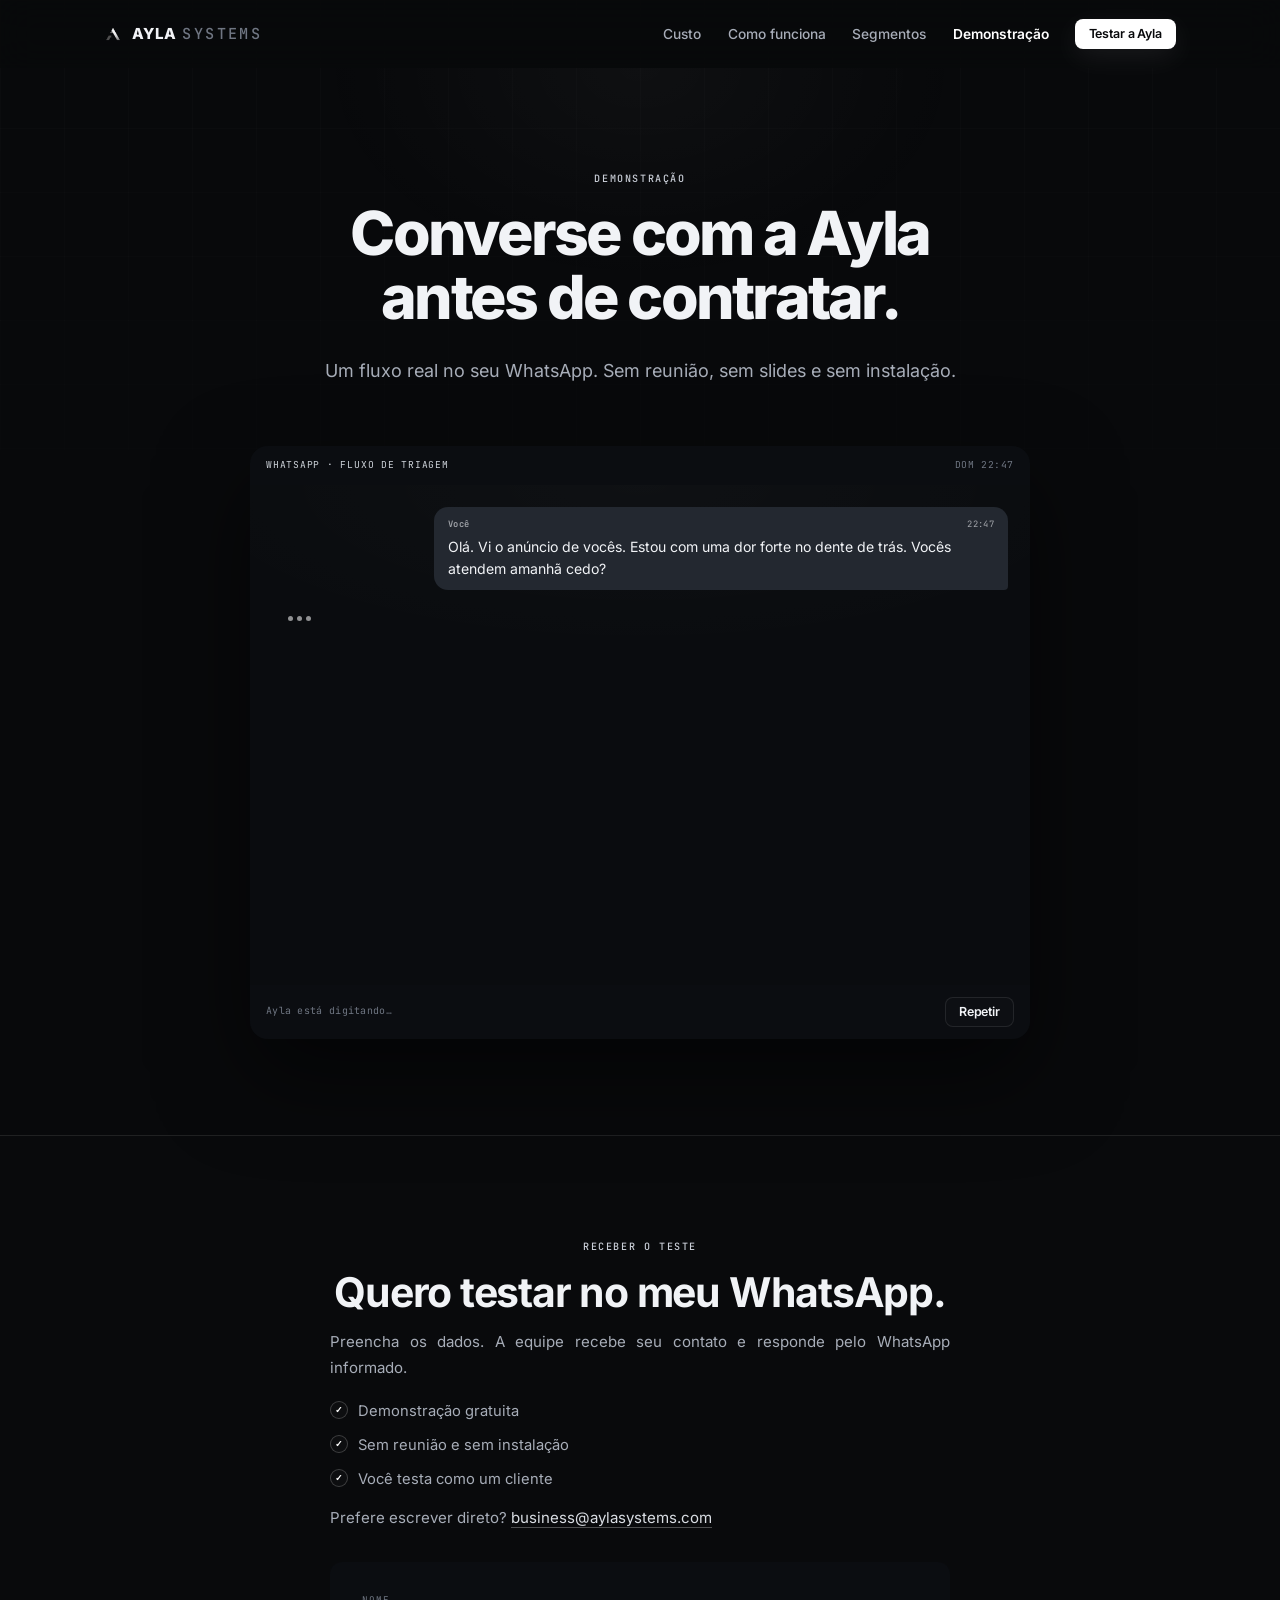
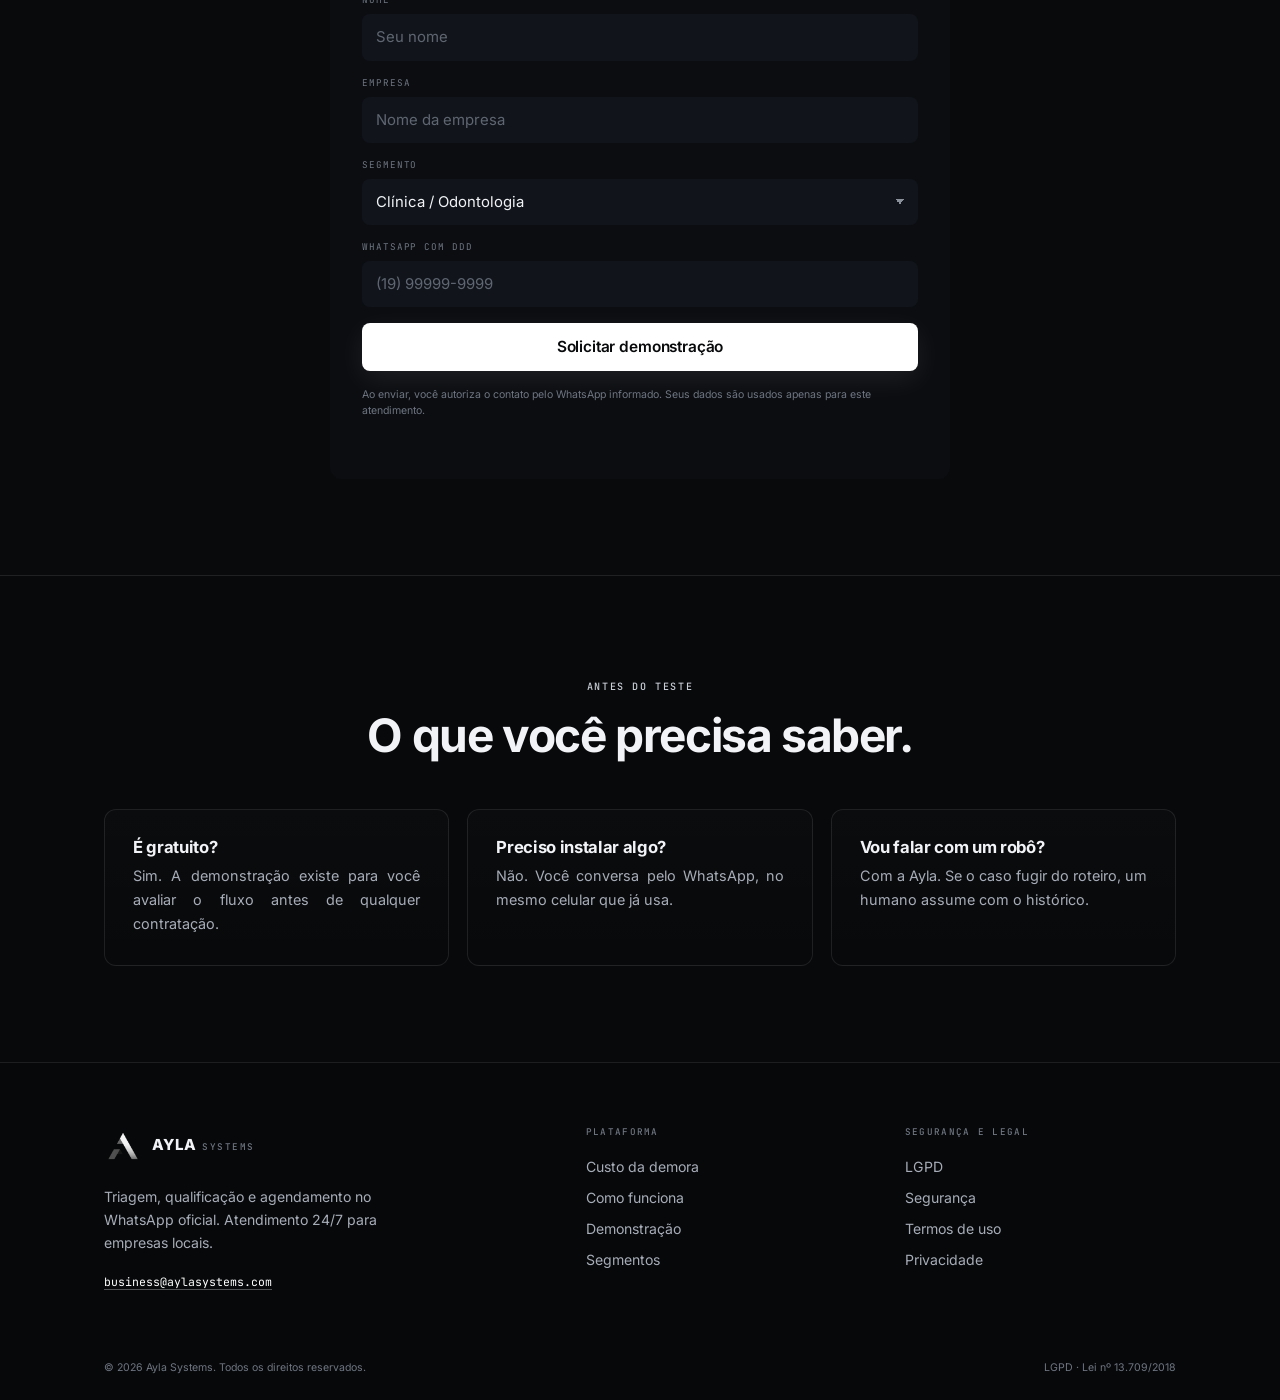
<file: demonstracao.html>
<!DOCTYPE html>
<html lang="pt-BR">
<head>
<meta charset="utf-8">
<meta name="viewport" content="width=device-width, initial-scale=1">
<title>Ayla Systems - Demonstração</title>
<meta name="description" content="Converse com a Ayla no seu WhatsApp antes de contratar. Demonstração gratuita, sem reunião e sem instalação.">
<link rel="canonical" href="https://aylasystems.com/demonstracao">
<meta property="og:type" content="website">
<meta property="og:locale" content="pt_BR">
<meta property="og:site_name" content="Ayla Systems">
<meta property="og:title" content="Ayla Systems - Demonstração">
<meta property="og:description" content="Converse com a Ayla no seu WhatsApp antes de contratar. Demonstração gratuita, sem reunião e sem instalação.">
<meta property="og:url" content="https://aylasystems.com/demonstracao">
<meta property="og:image" content="https://aylasystems.com/assets/icon-512.png">
<meta name="theme-color" content="#08090b">
<link rel="icon" href="/assets/favicon.ico" sizes="any">
<link rel="icon" type="image/png" sizes="32x32" href="/assets/favicon-32.png">
<link rel="icon" type="image/png" sizes="48x48" href="/assets/favicon-48.png">
<link rel="apple-touch-icon" href="/assets/apple-touch-icon.png">
<link rel="manifest" href="/site.webmanifest">
<link rel="preload" href="/assets/fonts/inter-latin.woff2" as="font" type="font/woff2" crossorigin>
<link rel="stylesheet" href="/styles.css?v=1783303941">
<script async src="https://www.googletagmanager.com/gtm.js?id=GTM-W75SXPVL"></script>
<script src="/analytics.js?v=431a092143" defer></script>
<script src="/script.js?v=931541720b" defer></script>
</head>
<body>
<noscript><iframe src="https://www.googletagmanager.com/ns.html?id=GTM-W75SXPVL" height="0" width="0" style="display:none;visibility:hidden" title="Google Tag Manager"></iframe></noscript>
<a class="skip-link" href="#main">Pular para o conteúdo</a>
<div class="progress" aria-hidden="true"><span id="scrollProgress"></span></div>
<header class="site-header">
  <div class="container nav-wrap">
    <a class="brand" href="/" aria-label="Ayla Systems, página inicial">
      <img class="brand-mark" src="/assets/logo-header.png?v=1783303941" alt="" width="18" height="18">
      <span class="brand-type">AYLA<span>SYSTEMS</span></span>
    </a>
    <button class="nav-toggle" id="navToggle" type="button" aria-expanded="false" aria-controls="siteNav" aria-label="Abrir menu">
      <span></span><span></span>
    </button>
    <nav class="site-nav" id="siteNav" aria-label="Navegação principal">
        <a href="/custo-da-demora" data-label="Custo"><span>Custo</span></a>
        <a href="/mecanica" data-label="Como funciona"><span>Como funciona</span></a>
        <a href="/segmentos" data-label="Segmentos"><span>Segmentos</span></a>
        <a href="/demonstracao" class="is-active" aria-current="page" data-label="Demonstração"><span>Demonstração</span></a>
        <a class="btn btn-primary btn-small nav-cta" href="/demonstracao">Testar a Ayla</a>
    </nav>
  </div>
</header>
<main id="main">
<section class="page-hero">
  <div class="container">
    <span class="kicker reveal">Demonstração</span>
    <h1 class="reveal">Converse com a Ayla antes de contratar.</h1>
    <p class="lead reveal">Um fluxo real no seu WhatsApp. Sem reunião, sem slides e sem instalação.</p>
  </div>
</section>

<section class="section section-tight">
  <div class="container">
    <div class="sim sim-large reveal" data-sim="full">
      <div class="sim-head">
        <span class="sim-title">WhatsApp · fluxo de triagem</span>
        <span class="sim-time">DOM 22:47</span>
      </div>
      <div class="sim-chat" id="chatStream" aria-live="polite" aria-label="Simulação de conversa no WhatsApp"></div>
      <div class="sim-foot">
        <span id="simStatus" class="sim-status">Preparando conversa…</span>
        <button class="btn btn-ghost btn-small" id="restartSimulatorBtn" type="button">Repetir</button>
      </div>
    </div>
  </div>
</section>

<section class="section section-alt">
  <div class="container">
    <div class="split">
      <div class="split-copy reveal">
        <span class="kicker">Receber o teste</span>
        <h2>Quero testar no meu WhatsApp.</h2>
        <p>Preencha os dados. A equipe recebe seu contato e responde pelo WhatsApp informado.</p>
        <ul class="checklist">
          <li>Demonstração gratuita</li>
          <li>Sem reunião e sem instalação</li>
          <li>Você testa como um cliente</li>
        </ul>
        <p class="note">Prefere escrever direto? <a href="mailto:business@aylasystems.com">business@aylasystems.com</a></p>
      </div>
      <form class="form-card reveal" id="leadForm" novalidate>
        <div class="field">
          <label for="leadName">Nome</label>
          <input id="leadName" name="name" type="text" autocomplete="name" placeholder="Seu nome" required>
        </div>
        <div class="field">
          <label for="leadCompany">Empresa</label>
          <input id="leadCompany" name="company" type="text" autocomplete="organization" placeholder="Nome da empresa">
        </div>
        <div class="field">
          <label for="leadSegment">Segmento</label>
          <select id="leadSegment" name="segment">
            <option>Clínica / Odontologia</option>
            <option>Advocacia</option>
            <option>Imobiliária</option>
            <option>Serviços de alto ticket</option>
            <option>Outro</option>
          </select>
        </div>
        <div class="field">
          <label for="leadPhone">WhatsApp com DDD</label>
          <input id="leadPhone" name="phone" type="tel" inputmode="tel" autocomplete="tel" placeholder="(19) 99999-9999" required>
        </div>
        <div class="hp-field" aria-hidden="true">
          <label for="leadWebsite">Não preencha este campo</label>
          <input id="leadWebsite" name="website" type="text" tabindex="-1" autocomplete="off">
        </div>
        <button class="btn btn-primary btn-large" type="submit">Solicitar demonstração</button>
        <p class="form-note">Ao enviar, você autoriza o contato pelo WhatsApp informado. Seus dados são usados apenas para este atendimento.</p>
        <p class="form-status" id="formStatus" role="status" aria-live="polite"></p>
      </form>
    </div>
  </div>
</section>

<section class="section">
  <div class="container">
    <div class="section-head reveal">
      <span class="kicker">Antes do teste</span>
      <h2>O que você precisa saber.</h2>
    </div>
    <div class="grid grid-3">
      <article class="card reveal"><h3>É gratuito?</h3><p>Sim. A demonstração existe para você avaliar o fluxo antes de qualquer contratação.</p></article>
      <article class="card reveal"><h3>Preciso instalar algo?</h3><p>Não. Você conversa pelo WhatsApp, no mesmo celular que já usa.</p></article>
      <article class="card reveal"><h3>Vou falar com um robô?</h3><p>Com a Ayla. Se o caso fugir do roteiro, um humano assume com o histórico.</p></article>
    </div>
  </div>
</section>
</main>
<footer class="site-footer">
  <div class="container footer-grid">
    <div class="footer-brand">
      <a class="brand" href="/" aria-label="Ayla Systems, página inicial">
        <img class="brand-mark" src="/assets/logo-header.png?v=1783303941" alt="" width="38" height="38">
        <span class="brand-type">AYLA<span>SYSTEMS</span></span>
      </a>
      <p>Triagem, qualificação e agendamento no WhatsApp oficial. Atendimento 24/7 para empresas locais.</p>
      <a class="footer-mail" href="mailto:business@aylasystems.com">business@aylasystems.com</a>
    </div>
    <div class="footer-col">
      <h2>Plataforma</h2>
      <a href="/custo-da-demora">Custo da demora</a>
      <a href="/mecanica">Como funciona</a>
      <a href="/demonstracao">Demonstração</a>
      <a href="/segmentos">Segmentos</a>
    </div>
    <div class="footer-col">
      <h2>Segurança e legal</h2>
      <a href="/lgpd">LGPD</a>
      <a href="/seguranca">Segurança</a>
      <a href="/termos">Termos de uso</a>
      <a href="/privacidade">Privacidade</a>
    </div>
  </div>
  <div class="container footer-bottom">
    <span>© 2026 Ayla Systems. Todos os direitos reservados.</span>
    <span>LGPD · Lei nº 13.709/2018</span>
  </div>
</footer>
</body>
</html>
</file>
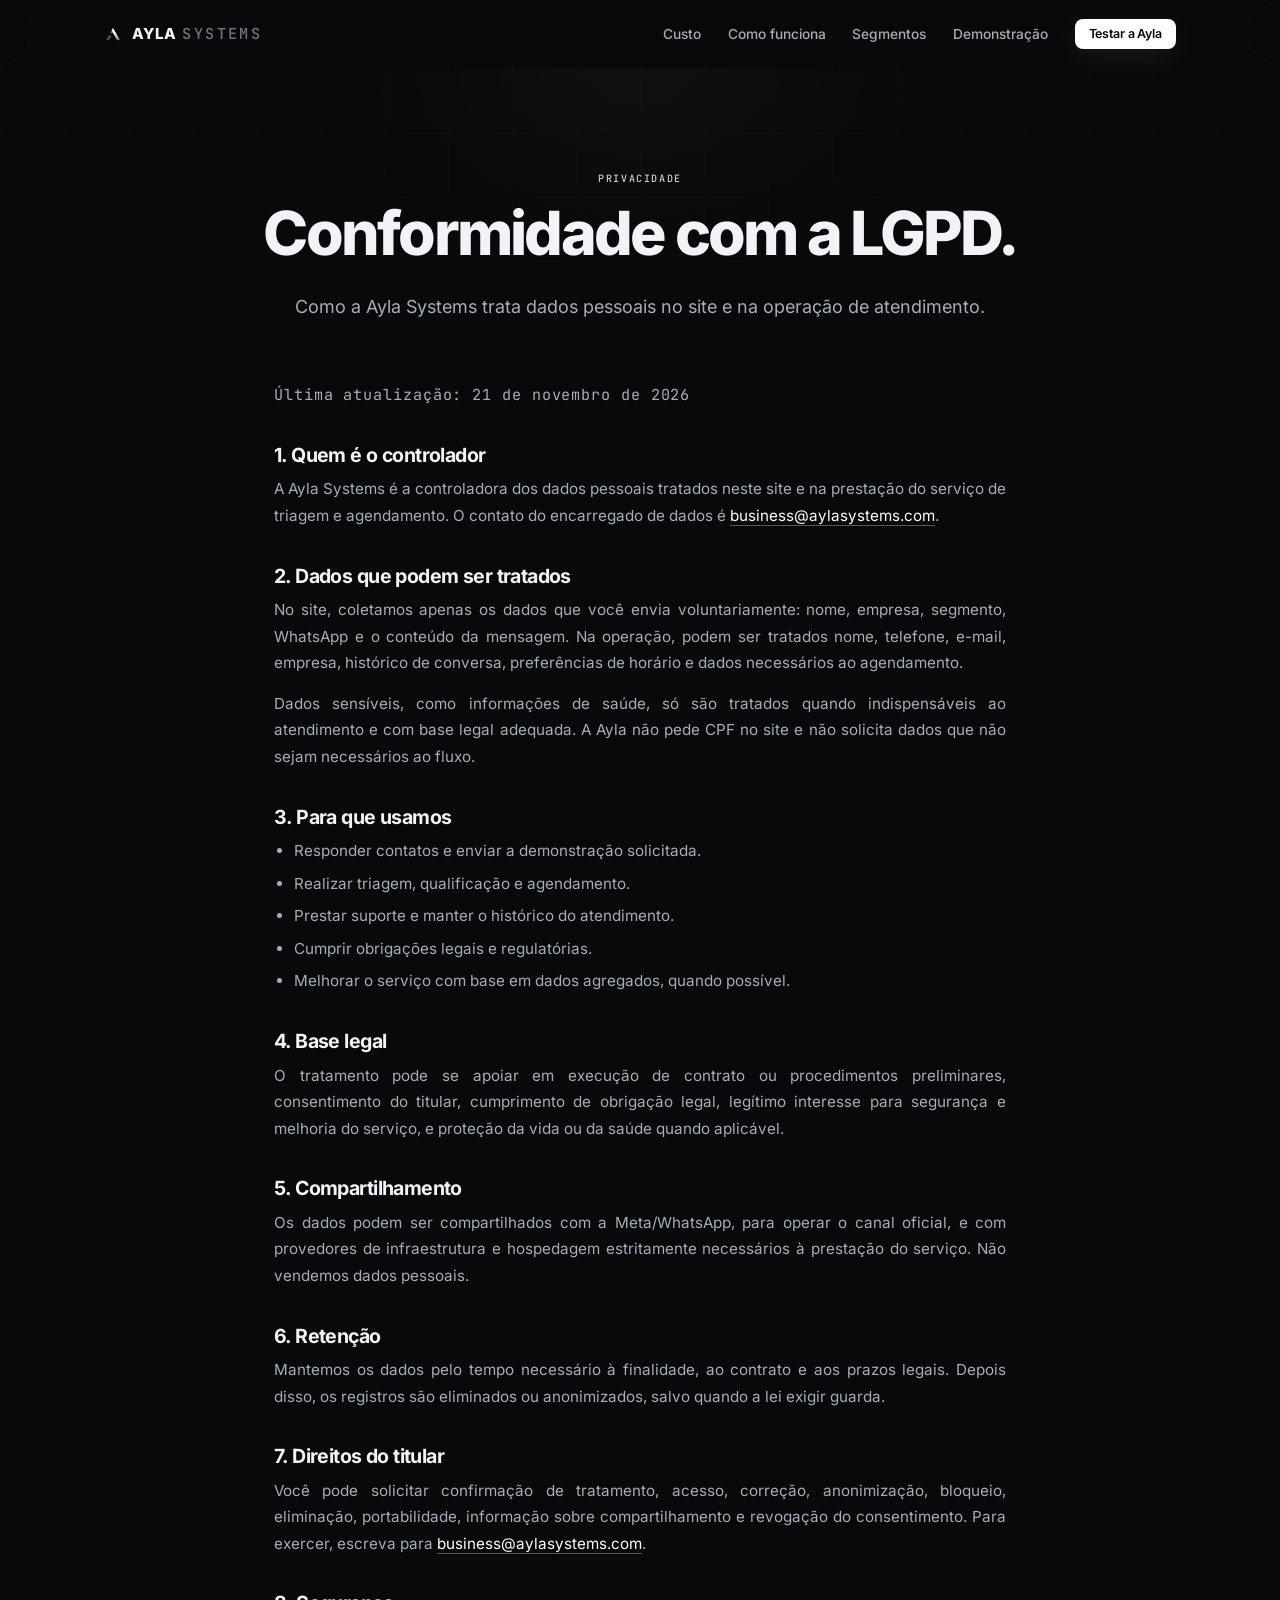
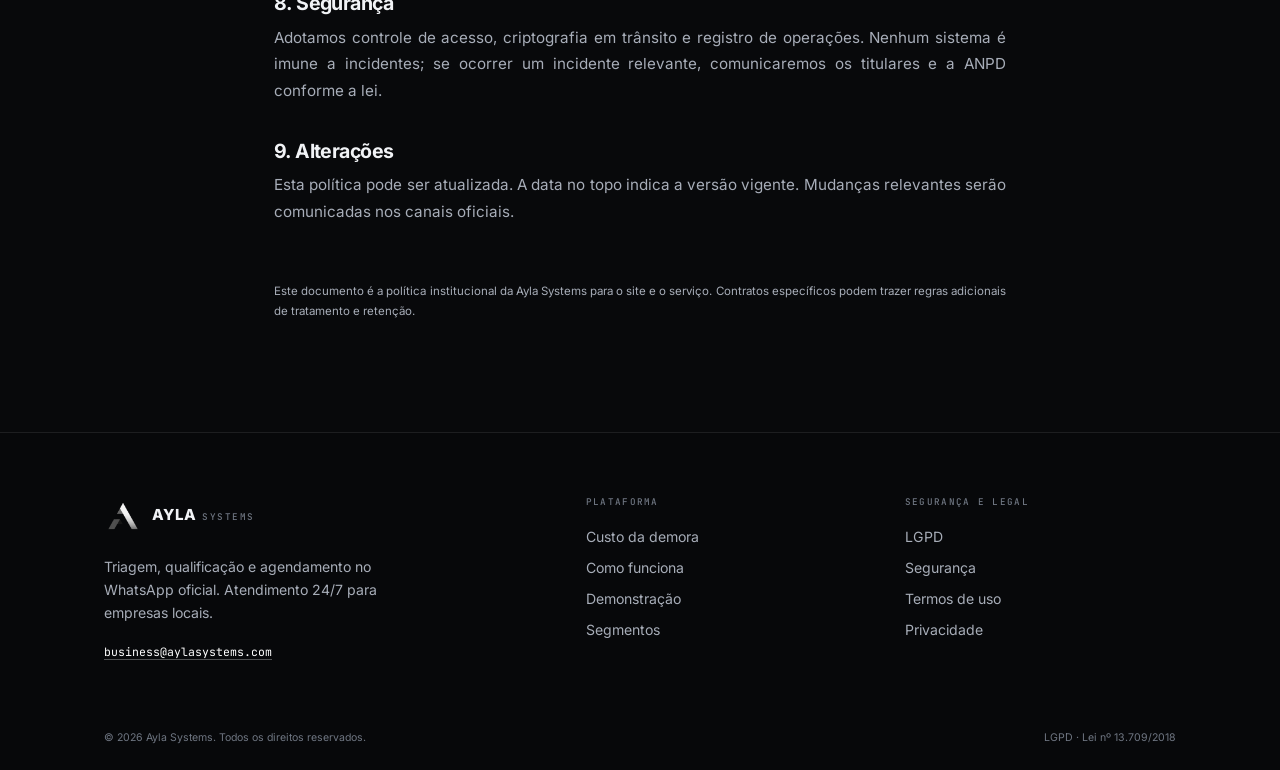
<file: lgpd.html>
<!DOCTYPE html>
<html lang="pt-BR">
<head>
<meta charset="utf-8">
<meta name="viewport" content="width=device-width, initial-scale=1">
<title>Ayla Systems - LGPD</title>
<meta name="description" content="Como a Ayla Systems trata dados pessoais e como o titular pode exercer seus direitos.">
<link rel="canonical" href="https://aylasystems.com/lgpd">
<meta property="og:type" content="website">
<meta property="og:locale" content="pt_BR">
<meta property="og:site_name" content="Ayla Systems">
<meta property="og:title" content="Ayla Systems - LGPD">
<meta property="og:description" content="Como a Ayla Systems trata dados pessoais e como o titular pode exercer seus direitos.">
<meta property="og:url" content="https://aylasystems.com/lgpd">
<meta property="og:image" content="https://aylasystems.com/assets/icon-512.png">
<meta name="theme-color" content="#08090b">
<link rel="icon" href="/assets/favicon.ico" sizes="any">
<link rel="icon" type="image/png" sizes="32x32" href="/assets/favicon-32.png">
<link rel="icon" type="image/png" sizes="48x48" href="/assets/favicon-48.png">
<link rel="apple-touch-icon" href="/assets/apple-touch-icon.png">
<link rel="manifest" href="/site.webmanifest">
<link rel="preload" href="/assets/fonts/inter-latin.woff2" as="font" type="font/woff2" crossorigin>
<link rel="stylesheet" href="/styles.css?v=1783303941">
<script async src="https://www.googletagmanager.com/gtm.js?id=GTM-W75SXPVL"></script>
<script src="/analytics.js?v=431a092143" defer></script>
<script src="/script.js?v=931541720b" defer></script>
</head>
<body>
<noscript><iframe src="https://www.googletagmanager.com/ns.html?id=GTM-W75SXPVL" height="0" width="0" style="display:none;visibility:hidden" title="Google Tag Manager"></iframe></noscript>
<a class="skip-link" href="#main">Pular para o conteúdo</a>
<div class="progress" aria-hidden="true"><span id="scrollProgress"></span></div>
<header class="site-header">
  <div class="container nav-wrap">
    <a class="brand" href="/" aria-label="Ayla Systems, página inicial">
      <img class="brand-mark" src="/assets/logo-header.png?v=1783303941" alt="" width="18" height="18">
      <span class="brand-type">AYLA<span>SYSTEMS</span></span>
    </a>
    <button class="nav-toggle" id="navToggle" type="button" aria-expanded="false" aria-controls="siteNav" aria-label="Abrir menu">
      <span></span><span></span>
    </button>
    <nav class="site-nav" id="siteNav" aria-label="Navegação principal">
        <a href="/custo-da-demora" data-label="Custo"><span>Custo</span></a>
        <a href="/mecanica" data-label="Como funciona"><span>Como funciona</span></a>
        <a href="/segmentos" data-label="Segmentos"><span>Segmentos</span></a>
        <a href="/demonstracao" data-label="Demonstração"><span>Demonstração</span></a>
        <a class="btn btn-primary btn-small nav-cta" href="/demonstracao">Testar a Ayla</a>
    </nav>
  </div>
</header>
<main id="main">
<section class="page-hero">
  <div class="container">
    <span class="kicker reveal">Privacidade</span>
    <h1 class="reveal">Conformidade com a LGPD.</h1>
    <p class="lead reveal">Como a Ayla Systems trata dados pessoais no site e na operação de atendimento.</p>
  </div>
</section>

<section class="section section-tight">
  <div class="container legal">
    <p class="legal-meta">Última atualização: 21 de novembro de 2026</p>

    <h2>1. Quem é o controlador</h2>
    <p>A Ayla Systems é a controladora dos dados pessoais tratados neste site e na prestação do serviço de triagem e agendamento. O contato do encarregado de dados é <a href="mailto:business@aylasystems.com">business@aylasystems.com</a>.</p>

    <h2>2. Dados que podem ser tratados</h2>
    <p>No site, coletamos apenas os dados que você envia voluntariamente: nome, empresa, segmento, WhatsApp e o conteúdo da mensagem. Na operação, podem ser tratados nome, telefone, e-mail, empresa, histórico de conversa, preferências de horário e dados necessários ao agendamento.</p>
    <p>Dados sensíveis, como informações de saúde, só são tratados quando indispensáveis ao atendimento e com base legal adequada. A Ayla não pede CPF no site e não solicita dados que não sejam necessários ao fluxo.</p>

    <h2>3. Para que usamos</h2>
    <ul>
      <li>Responder contatos e enviar a demonstração solicitada.</li>
      <li>Realizar triagem, qualificação e agendamento.</li>
      <li>Prestar suporte e manter o histórico do atendimento.</li>
      <li>Cumprir obrigações legais e regulatórias.</li>
      <li>Melhorar o serviço com base em dados agregados, quando possível.</li>
    </ul>

    <h2>4. Base legal</h2>
    <p>O tratamento pode se apoiar em execução de contrato ou procedimentos preliminares, consentimento do titular, cumprimento de obrigação legal, legítimo interesse para segurança e melhoria do serviço, e proteção da vida ou da saúde quando aplicável.</p>

    <h2>5. Compartilhamento</h2>
    <p>Os dados podem ser compartilhados com a Meta/WhatsApp, para operar o canal oficial, e com provedores de infraestrutura e hospedagem estritamente necessários à prestação do serviço. Não vendemos dados pessoais.</p>

    <h2>6. Retenção</h2>
    <p>Mantemos os dados pelo tempo necessário à finalidade, ao contrato e aos prazos legais. Depois disso, os registros são eliminados ou anonimizados, salvo quando a lei exigir guarda.</p>

    <h2>7. Direitos do titular</h2>
    <p>Você pode solicitar confirmação de tratamento, acesso, correção, anonimização, bloqueio, eliminação, portabilidade, informação sobre compartilhamento e revogação do consentimento. Para exercer, escreva para <a href="mailto:business@aylasystems.com">business@aylasystems.com</a>.</p>

    <h2>8. Segurança</h2>
    <p>Adotamos controle de acesso, criptografia em trânsito e registro de operações. Nenhum sistema é imune a incidentes; se ocorrer um incidente relevante, comunicaremos os titulares e a ANPD conforme a lei.</p>

    <h2>9. Alterações</h2>
    <p>Esta política pode ser atualizada. A data no topo indica a versão vigente. Mudanças relevantes serão comunicadas nos canais oficiais.</p>

    <p class="legal-note">Este documento é a política institucional da Ayla Systems para o site e o serviço. Contratos específicos podem trazer regras adicionais de tratamento e retenção.</p>
  </div>
</section>
</main>
<footer class="site-footer">
  <div class="container footer-grid">
    <div class="footer-brand">
      <a class="brand" href="/" aria-label="Ayla Systems, página inicial">
        <img class="brand-mark" src="/assets/logo-header.png?v=1783303941" alt="" width="38" height="38">
        <span class="brand-type">AYLA<span>SYSTEMS</span></span>
      </a>
      <p>Triagem, qualificação e agendamento no WhatsApp oficial. Atendimento 24/7 para empresas locais.</p>
      <a class="footer-mail" href="mailto:business@aylasystems.com">business@aylasystems.com</a>
    </div>
    <div class="footer-col">
      <h2>Plataforma</h2>
      <a href="/custo-da-demora">Custo da demora</a>
      <a href="/mecanica">Como funciona</a>
      <a href="/demonstracao">Demonstração</a>
      <a href="/segmentos">Segmentos</a>
    </div>
    <div class="footer-col">
      <h2>Segurança e legal</h2>
      <a href="/lgpd">LGPD</a>
      <a href="/seguranca">Segurança</a>
      <a href="/termos">Termos de uso</a>
      <a href="/privacidade">Privacidade</a>
    </div>
  </div>
  <div class="container footer-bottom">
    <span>© 2026 Ayla Systems. Todos os direitos reservados.</span>
    <span>LGPD · Lei nº 13.709/2018</span>
  </div>
</footer>
</body>
</html>
</file>
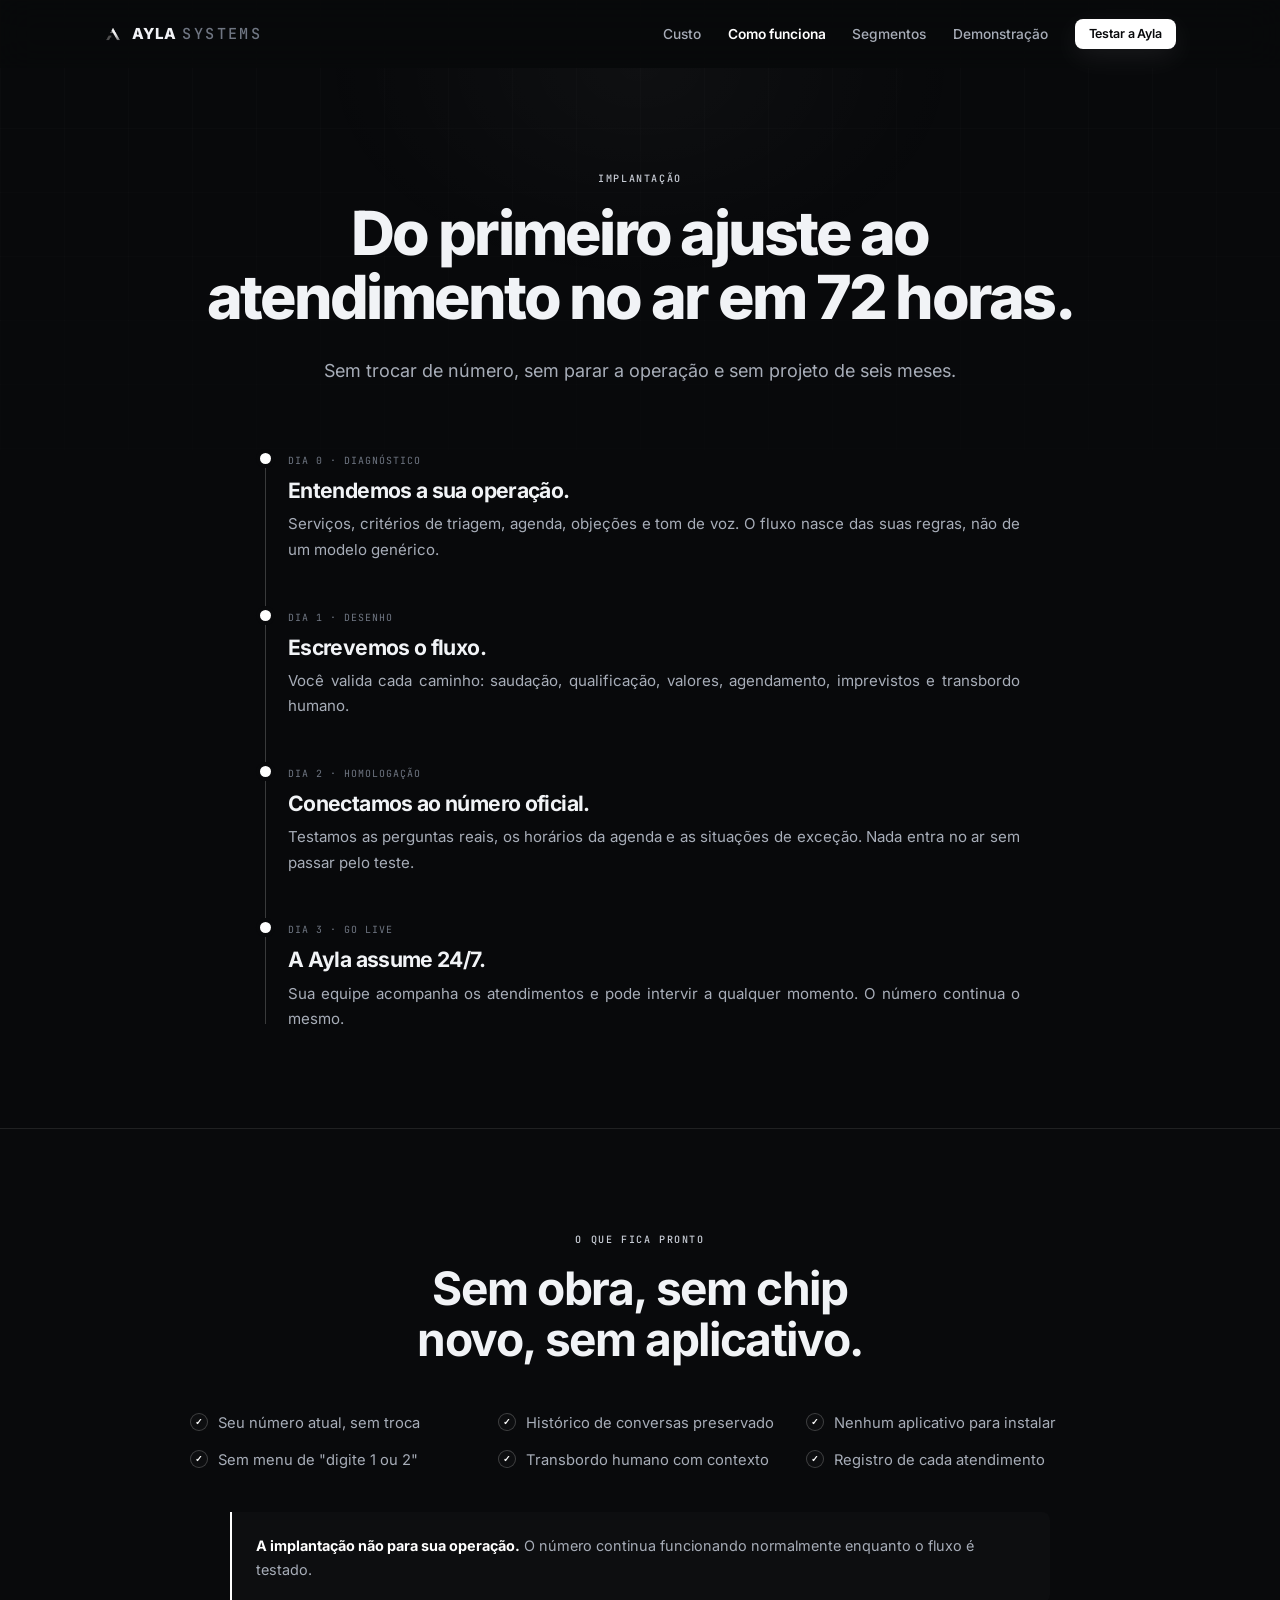
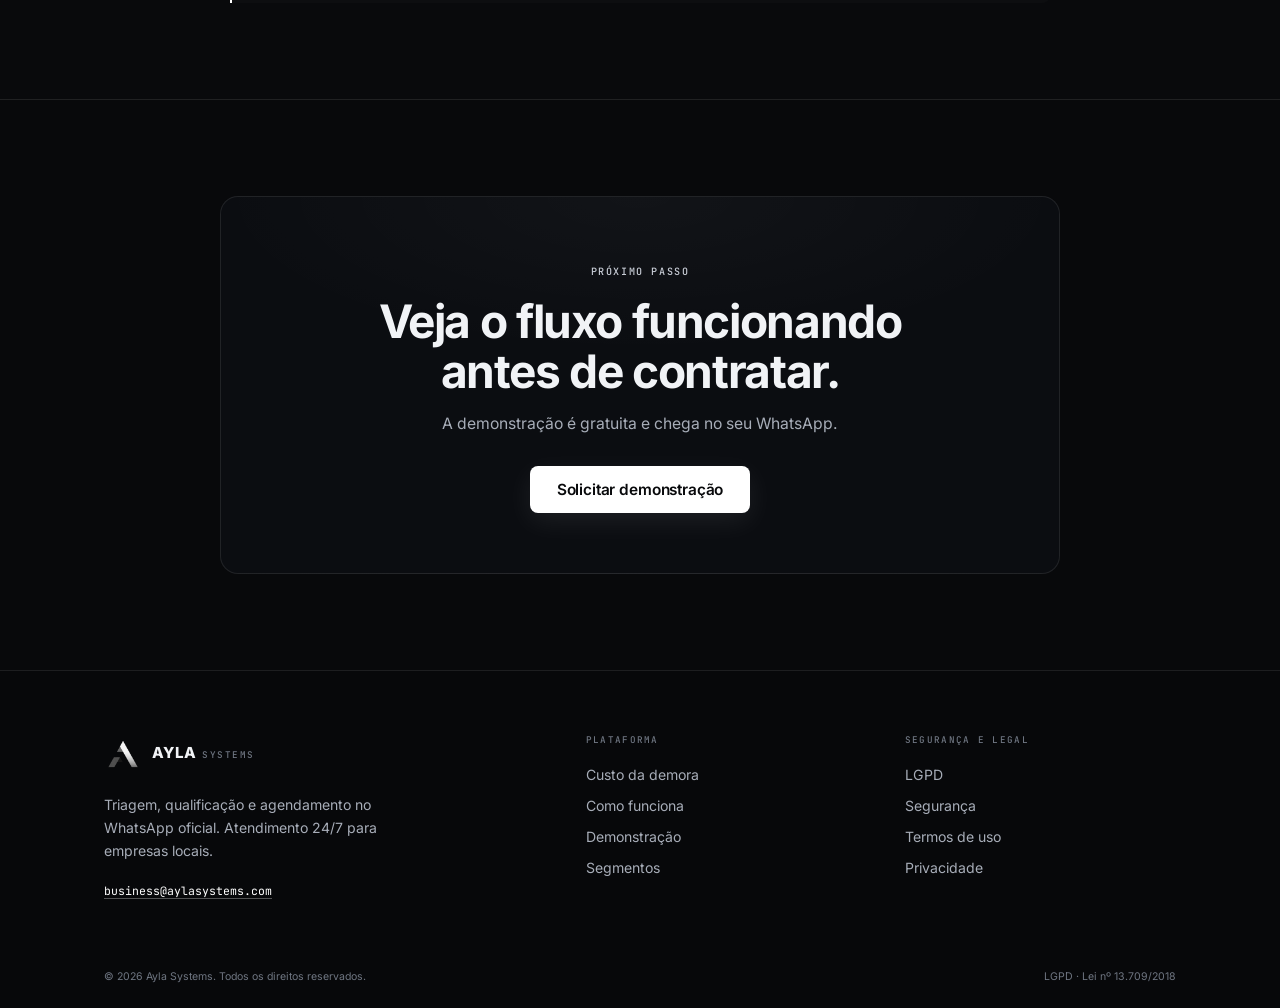
<file: mecanica.html>
<!DOCTYPE html>
<html lang="pt-BR">
<head>
<meta charset="utf-8">
<meta name="viewport" content="width=device-width, initial-scale=1">
<title>Ayla Systems - Como funciona</title>
<meta name="description" content="Do diagnóstico ao atendimento no ar em até 72 horas, sem trocar o número de WhatsApp da sua empresa.">
<link rel="canonical" href="https://aylasystems.com/mecanica">
<meta property="og:type" content="website">
<meta property="og:locale" content="pt_BR">
<meta property="og:site_name" content="Ayla Systems">
<meta property="og:title" content="Ayla Systems - Como funciona">
<meta property="og:description" content="Do diagnóstico ao atendimento no ar em até 72 horas, sem trocar o número de WhatsApp da sua empresa.">
<meta property="og:url" content="https://aylasystems.com/mecanica">
<meta property="og:image" content="https://aylasystems.com/assets/icon-512.png">
<meta name="theme-color" content="#08090b">
<link rel="icon" href="/assets/favicon.ico" sizes="any">
<link rel="icon" type="image/png" sizes="32x32" href="/assets/favicon-32.png">
<link rel="icon" type="image/png" sizes="48x48" href="/assets/favicon-48.png">
<link rel="apple-touch-icon" href="/assets/apple-touch-icon.png">
<link rel="manifest" href="/site.webmanifest">
<link rel="preload" href="/assets/fonts/inter-latin.woff2" as="font" type="font/woff2" crossorigin>
<link rel="stylesheet" href="/styles.css?v=1783303941">
<script async src="https://www.googletagmanager.com/gtm.js?id=GTM-W75SXPVL"></script>
<script src="/analytics.js?v=431a092143" defer></script>
<script src="/script.js?v=931541720b" defer></script>
</head>
<body>
<noscript><iframe src="https://www.googletagmanager.com/ns.html?id=GTM-W75SXPVL" height="0" width="0" style="display:none;visibility:hidden" title="Google Tag Manager"></iframe></noscript>
<a class="skip-link" href="#main">Pular para o conteúdo</a>
<div class="progress" aria-hidden="true"><span id="scrollProgress"></span></div>
<header class="site-header">
  <div class="container nav-wrap">
    <a class="brand" href="/" aria-label="Ayla Systems, página inicial">
      <img class="brand-mark" src="/assets/logo-header.png?v=1783303941" alt="" width="18" height="18">
      <span class="brand-type">AYLA<span>SYSTEMS</span></span>
    </a>
    <button class="nav-toggle" id="navToggle" type="button" aria-expanded="false" aria-controls="siteNav" aria-label="Abrir menu">
      <span></span><span></span>
    </button>
    <nav class="site-nav" id="siteNav" aria-label="Navegação principal">
        <a href="/custo-da-demora" data-label="Custo"><span>Custo</span></a>
        <a href="/mecanica" class="is-active" aria-current="page" data-label="Como funciona"><span>Como funciona</span></a>
        <a href="/segmentos" data-label="Segmentos"><span>Segmentos</span></a>
        <a href="/demonstracao" data-label="Demonstração"><span>Demonstração</span></a>
        <a class="btn btn-primary btn-small nav-cta" href="/demonstracao">Testar a Ayla</a>
    </nav>
  </div>
</header>
<main id="main">
<section class="page-hero">
  <div class="container">
    <span class="kicker reveal">Implantação</span>
    <h1 class="reveal">Do primeiro ajuste ao atendimento no ar em 72 horas.</h1>
    <p class="lead reveal">Sem trocar de número, sem parar a operação e sem projeto de seis meses.</p>
  </div>
</section>

<section class="section section-tight">
  <div class="container">
    <ol class="timeline">
      <li class="timeline-item reveal">
        <span class="timeline-dot" aria-hidden="true"></span>
        <span class="timeline-time">Dia 0 · Diagnóstico</span>
        <h2>Entendemos a sua operação.</h2>
        <p>Serviços, critérios de triagem, agenda, objeções e tom de voz. O fluxo nasce das suas regras, não de um modelo genérico.</p>
      </li>
      <li class="timeline-item reveal">
        <span class="timeline-dot" aria-hidden="true"></span>
        <span class="timeline-time">Dia 1 · Desenho</span>
        <h2>Escrevemos o fluxo.</h2>
        <p>Você valida cada caminho: saudação, qualificação, valores, agendamento, imprevistos e transbordo humano.</p>
      </li>
      <li class="timeline-item reveal">
        <span class="timeline-dot" aria-hidden="true"></span>
        <span class="timeline-time">Dia 2 · Homologação</span>
        <h2>Conectamos ao número oficial.</h2>
        <p>Testamos as perguntas reais, os horários da agenda e as situações de exceção. Nada entra no ar sem passar pelo teste.</p>
      </li>
      <li class="timeline-item reveal">
        <span class="timeline-dot" aria-hidden="true"></span>
        <span class="timeline-time">Dia 3 · Go live</span>
        <h2>A Ayla assume 24/7.</h2>
        <p>Sua equipe acompanha os atendimentos e pode intervir a qualquer momento. O número continua o mesmo.</p>
      </li>
    </ol>
  </div>
</section>

<section class="section section-alt">
  <div class="container">
    <div class="section-head reveal">
      <span class="kicker">O que fica pronto</span>
      <h2>Sem obra, sem chip novo, sem aplicativo.</h2>
    </div>
    <ul class="checklist checklist-grid reveal">
      <li>Seu número atual, sem troca</li>
      <li>Histórico de conversas preservado</li>
      <li>Nenhum aplicativo para instalar</li>
      <li>Sem menu de "digite 1 ou 2"</li>
      <li>Transbordo humano com contexto</li>
      <li>Registro de cada atendimento</li>
    </ul>
    <div class="callout reveal">
      <p><strong>A implantação não para sua operação.</strong> O número continua funcionando normalmente enquanto o fluxo é testado.</p>
    </div>
  </div>
</section>

<section class="section">
  <div class="container">
    <div class="cta-box reveal">
      <span class="kicker">Próximo passo</span>
      <h2>Veja o fluxo funcionando antes de contratar.</h2>
      <p>A demonstração é gratuita e chega no seu WhatsApp.</p>
      <div class="actions"><a class="btn btn-primary btn-large" href="/demonstracao">Solicitar demonstração</a></div>
    </div>
  </div>
</section>
</main>
<footer class="site-footer">
  <div class="container footer-grid">
    <div class="footer-brand">
      <a class="brand" href="/" aria-label="Ayla Systems, página inicial">
        <img class="brand-mark" src="/assets/logo-header.png?v=1783303941" alt="" width="38" height="38">
        <span class="brand-type">AYLA<span>SYSTEMS</span></span>
      </a>
      <p>Triagem, qualificação e agendamento no WhatsApp oficial. Atendimento 24/7 para empresas locais.</p>
      <a class="footer-mail" href="mailto:business@aylasystems.com">business@aylasystems.com</a>
    </div>
    <div class="footer-col">
      <h2>Plataforma</h2>
      <a href="/custo-da-demora">Custo da demora</a>
      <a href="/mecanica">Como funciona</a>
      <a href="/demonstracao">Demonstração</a>
      <a href="/segmentos">Segmentos</a>
    </div>
    <div class="footer-col">
      <h2>Segurança e legal</h2>
      <a href="/lgpd">LGPD</a>
      <a href="/seguranca">Segurança</a>
      <a href="/termos">Termos de uso</a>
      <a href="/privacidade">Privacidade</a>
    </div>
  </div>
  <div class="container footer-bottom">
    <span>© 2026 Ayla Systems. Todos os direitos reservados.</span>
    <span>LGPD · Lei nº 13.709/2018</span>
  </div>
</footer>
</body>
</html>
</file>
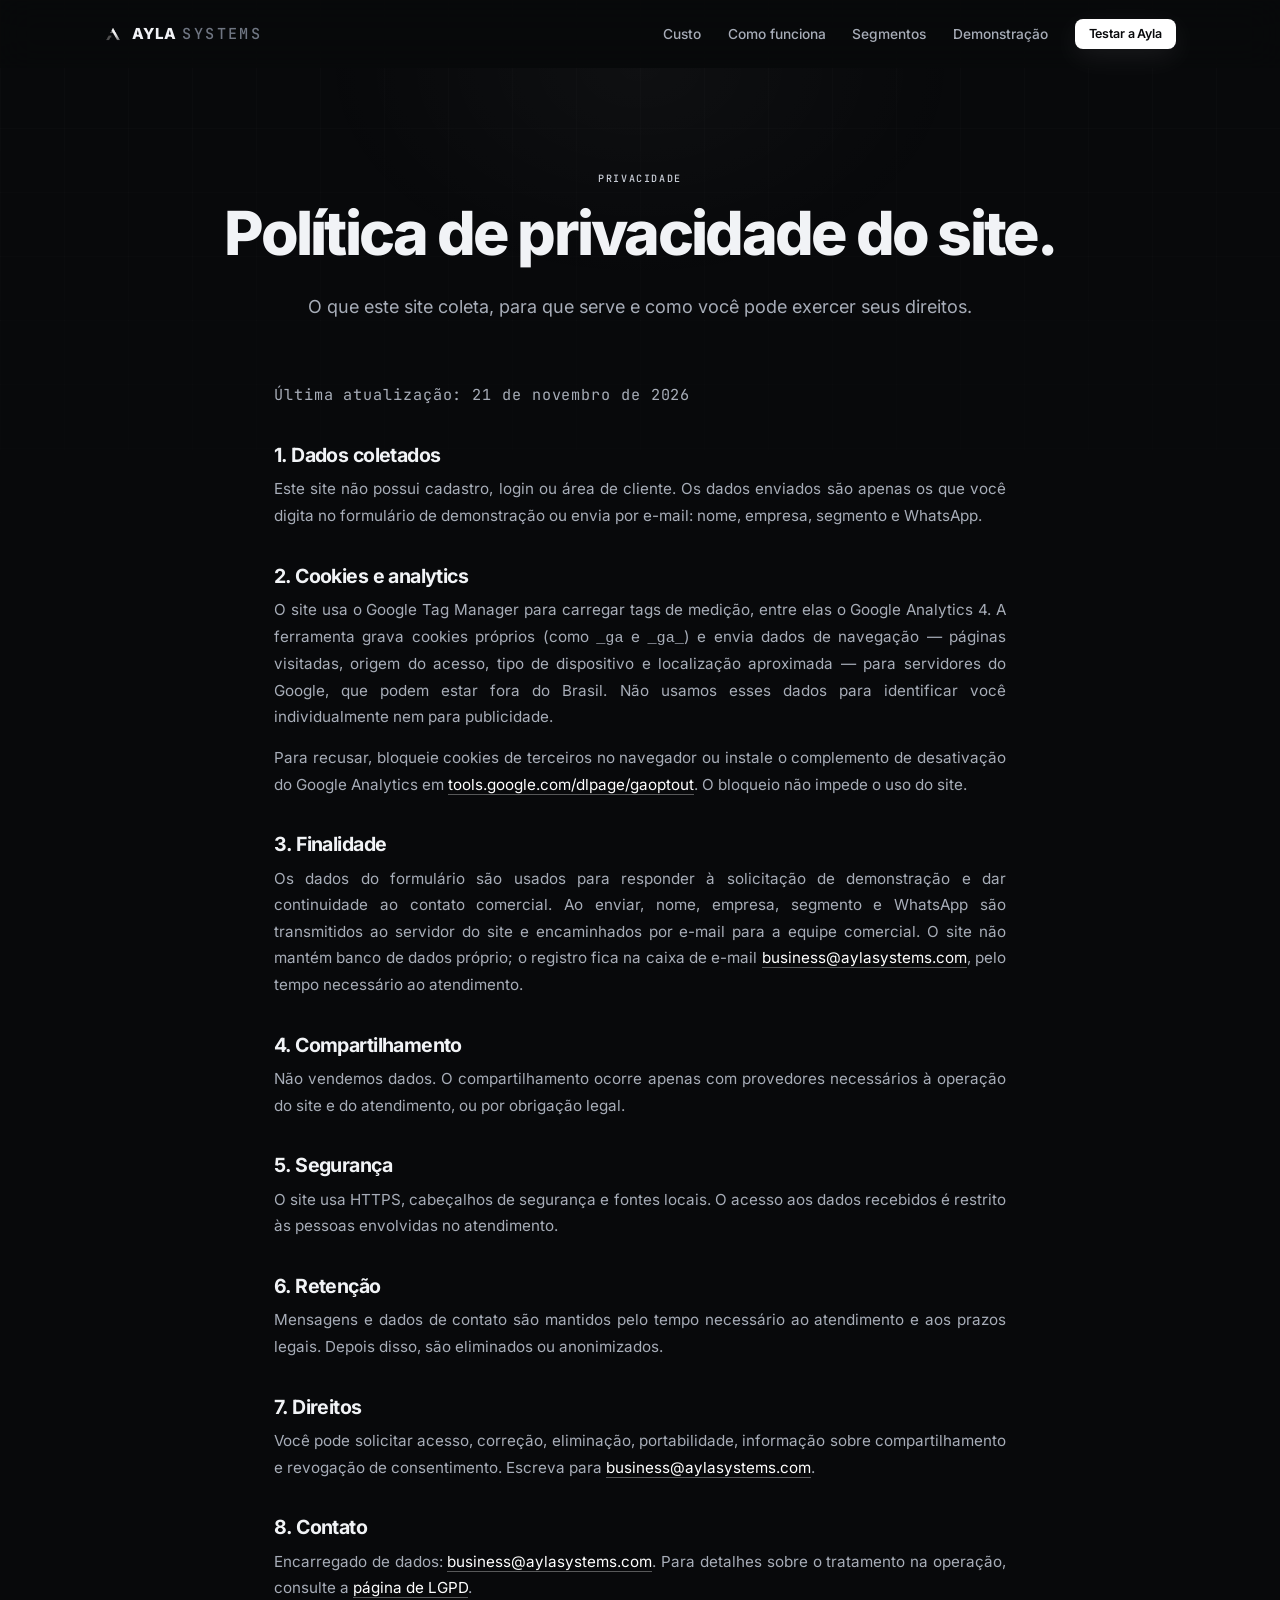
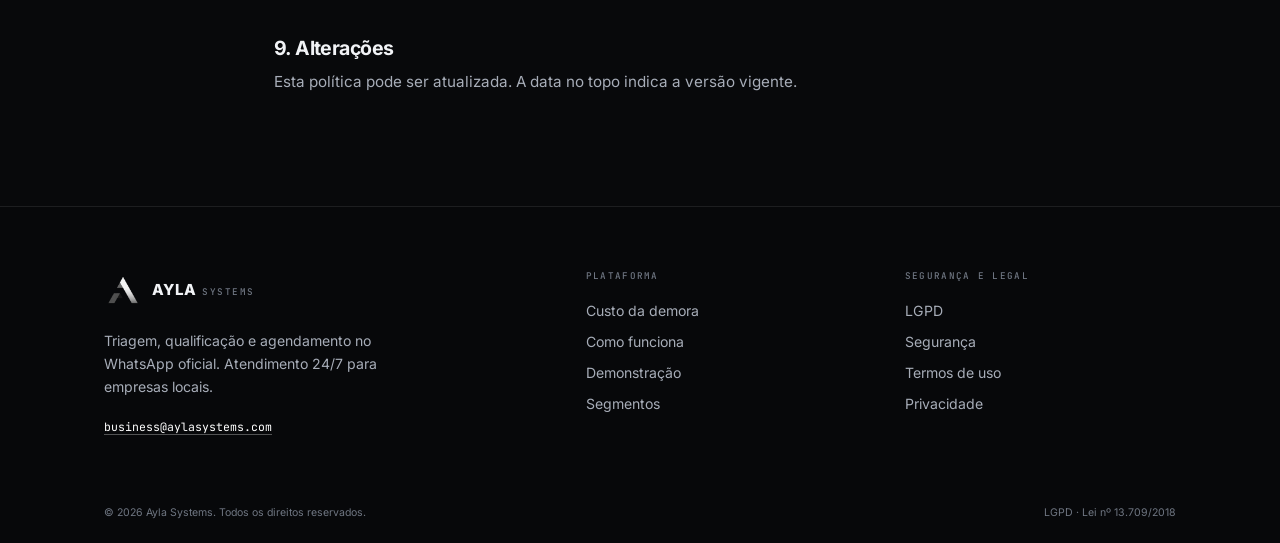
<file: privacidade.html>
<!DOCTYPE html>
<html lang="pt-BR">
<head>
<meta charset="utf-8">
<meta name="viewport" content="width=device-width, initial-scale=1">
<title>Ayla Systems - Privacidade</title>
<meta name="description" content="Política de privacidade do site da Ayla Systems.">
<link rel="canonical" href="https://aylasystems.com/privacidade">
<meta property="og:type" content="website">
<meta property="og:locale" content="pt_BR">
<meta property="og:site_name" content="Ayla Systems">
<meta property="og:title" content="Ayla Systems - Privacidade">
<meta property="og:description" content="Política de privacidade do site da Ayla Systems.">
<meta property="og:url" content="https://aylasystems.com/privacidade">
<meta property="og:image" content="https://aylasystems.com/assets/icon-512.png">
<meta name="theme-color" content="#08090b">
<link rel="icon" href="/assets/favicon.ico" sizes="any">
<link rel="icon" type="image/png" sizes="32x32" href="/assets/favicon-32.png">
<link rel="icon" type="image/png" sizes="48x48" href="/assets/favicon-48.png">
<link rel="apple-touch-icon" href="/assets/apple-touch-icon.png">
<link rel="manifest" href="/site.webmanifest">
<link rel="preload" href="/assets/fonts/inter-latin.woff2" as="font" type="font/woff2" crossorigin>
<link rel="stylesheet" href="/styles.css?v=1783303941">
<script async src="https://www.googletagmanager.com/gtm.js?id=GTM-W75SXPVL"></script>
<script src="/analytics.js?v=431a092143" defer></script>
<script src="/script.js?v=931541720b" defer></script>
</head>
<body>
<noscript><iframe src="https://www.googletagmanager.com/ns.html?id=GTM-W75SXPVL" height="0" width="0" style="display:none;visibility:hidden" title="Google Tag Manager"></iframe></noscript>
<a class="skip-link" href="#main">Pular para o conteúdo</a>
<div class="progress" aria-hidden="true"><span id="scrollProgress"></span></div>
<header class="site-header">
  <div class="container nav-wrap">
    <a class="brand" href="/" aria-label="Ayla Systems, página inicial">
      <img class="brand-mark" src="/assets/logo-header.png?v=1783303941" alt="" width="18" height="18">
      <span class="brand-type">AYLA<span>SYSTEMS</span></span>
    </a>
    <button class="nav-toggle" id="navToggle" type="button" aria-expanded="false" aria-controls="siteNav" aria-label="Abrir menu">
      <span></span><span></span>
    </button>
    <nav class="site-nav" id="siteNav" aria-label="Navegação principal">
        <a href="/custo-da-demora" data-label="Custo"><span>Custo</span></a>
        <a href="/mecanica" data-label="Como funciona"><span>Como funciona</span></a>
        <a href="/segmentos" data-label="Segmentos"><span>Segmentos</span></a>
        <a href="/demonstracao" data-label="Demonstração"><span>Demonstração</span></a>
        <a class="btn btn-primary btn-small nav-cta" href="/demonstracao">Testar a Ayla</a>
    </nav>
  </div>
</header>
<main id="main">
<section class="page-hero">
  <div class="container">
    <span class="kicker reveal">Privacidade</span>
    <h1 class="reveal">Política de privacidade do site.</h1>
    <p class="lead reveal">O que este site coleta, para que serve e como você pode exercer seus direitos.</p>
  </div>
</section>

<section class="section section-tight">
  <div class="container legal">
    <p class="legal-meta">Última atualização: 21 de novembro de 2026</p>

    <h2>1. Dados coletados</h2>
    <p>Este site não possui cadastro, login ou área de cliente. Os dados enviados são apenas os que você digita no formulário de demonstração ou envia por e-mail: nome, empresa, segmento e WhatsApp.</p>

    <h2>2. Cookies e analytics</h2>
    <p>O site usa o Google Tag Manager para carregar tags de medição, entre elas o Google Analytics 4. A ferramenta grava cookies próprios (como <code>_ga</code> e <code>_ga_</code>) e envia dados de navegação — páginas visitadas, origem do acesso, tipo de dispositivo e localização aproximada — para servidores do Google, que podem estar fora do Brasil. Não usamos esses dados para identificar você individualmente nem para publicidade.</p>
    <p>Para recusar, bloqueie cookies de terceiros no navegador ou instale o complemento de desativação do Google Analytics em <a href="https://tools.google.com/dlpage/gaoptout" rel="noopener" target="_blank">tools.google.com/dlpage/gaoptout</a>. O bloqueio não impede o uso do site.</p>

    <h2>3. Finalidade</h2>
    <p>Os dados do formulário são usados para responder à solicitação de demonstração e dar continuidade ao contato comercial. Ao enviar, nome, empresa, segmento e WhatsApp são transmitidos ao servidor do site e encaminhados por e-mail para a equipe comercial. O site não mantém banco de dados próprio; o registro fica na caixa de e-mail <a href="mailto:business@aylasystems.com">business@aylasystems.com</a>, pelo tempo necessário ao atendimento.</p>

    <h2>4. Compartilhamento</h2>
    <p>Não vendemos dados. O compartilhamento ocorre apenas com provedores necessários à operação do site e do atendimento, ou por obrigação legal.</p>

    <h2>5. Segurança</h2>
    <p>O site usa HTTPS, cabeçalhos de segurança e fontes locais. O acesso aos dados recebidos é restrito às pessoas envolvidas no atendimento.</p>

    <h2>6. Retenção</h2>
    <p>Mensagens e dados de contato são mantidos pelo tempo necessário ao atendimento e aos prazos legais. Depois disso, são eliminados ou anonimizados.</p>

    <h2>7. Direitos</h2>
    <p>Você pode solicitar acesso, correção, eliminação, portabilidade, informação sobre compartilhamento e revogação de consentimento. Escreva para <a href="mailto:business@aylasystems.com">business@aylasystems.com</a>.</p>

    <h2>8. Contato</h2>
    <p>Encarregado de dados: <a href="mailto:business@aylasystems.com">business@aylasystems.com</a>. Para detalhes sobre o tratamento na operação, consulte a <a href="/lgpd">página de LGPD</a>.</p>

    <h2>9. Alterações</h2>
    <p>Esta política pode ser atualizada. A data no topo indica a versão vigente.</p>
  </div>
</section>
</main>
<footer class="site-footer">
  <div class="container footer-grid">
    <div class="footer-brand">
      <a class="brand" href="/" aria-label="Ayla Systems, página inicial">
        <img class="brand-mark" src="/assets/logo-header.png?v=1783303941" alt="" width="38" height="38">
        <span class="brand-type">AYLA<span>SYSTEMS</span></span>
      </a>
      <p>Triagem, qualificação e agendamento no WhatsApp oficial. Atendimento 24/7 para empresas locais.</p>
      <a class="footer-mail" href="mailto:business@aylasystems.com">business@aylasystems.com</a>
    </div>
    <div class="footer-col">
      <h2>Plataforma</h2>
      <a href="/custo-da-demora">Custo da demora</a>
      <a href="/mecanica">Como funciona</a>
      <a href="/demonstracao">Demonstração</a>
      <a href="/segmentos">Segmentos</a>
    </div>
    <div class="footer-col">
      <h2>Segurança e legal</h2>
      <a href="/lgpd">LGPD</a>
      <a href="/seguranca">Segurança</a>
      <a href="/termos">Termos de uso</a>
      <a href="/privacidade">Privacidade</a>
    </div>
  </div>
  <div class="container footer-bottom">
    <span>© 2026 Ayla Systems. Todos os direitos reservados.</span>
    <span>LGPD · Lei nº 13.709/2018</span>
  </div>
</footer>
</body>
</html>
</file>
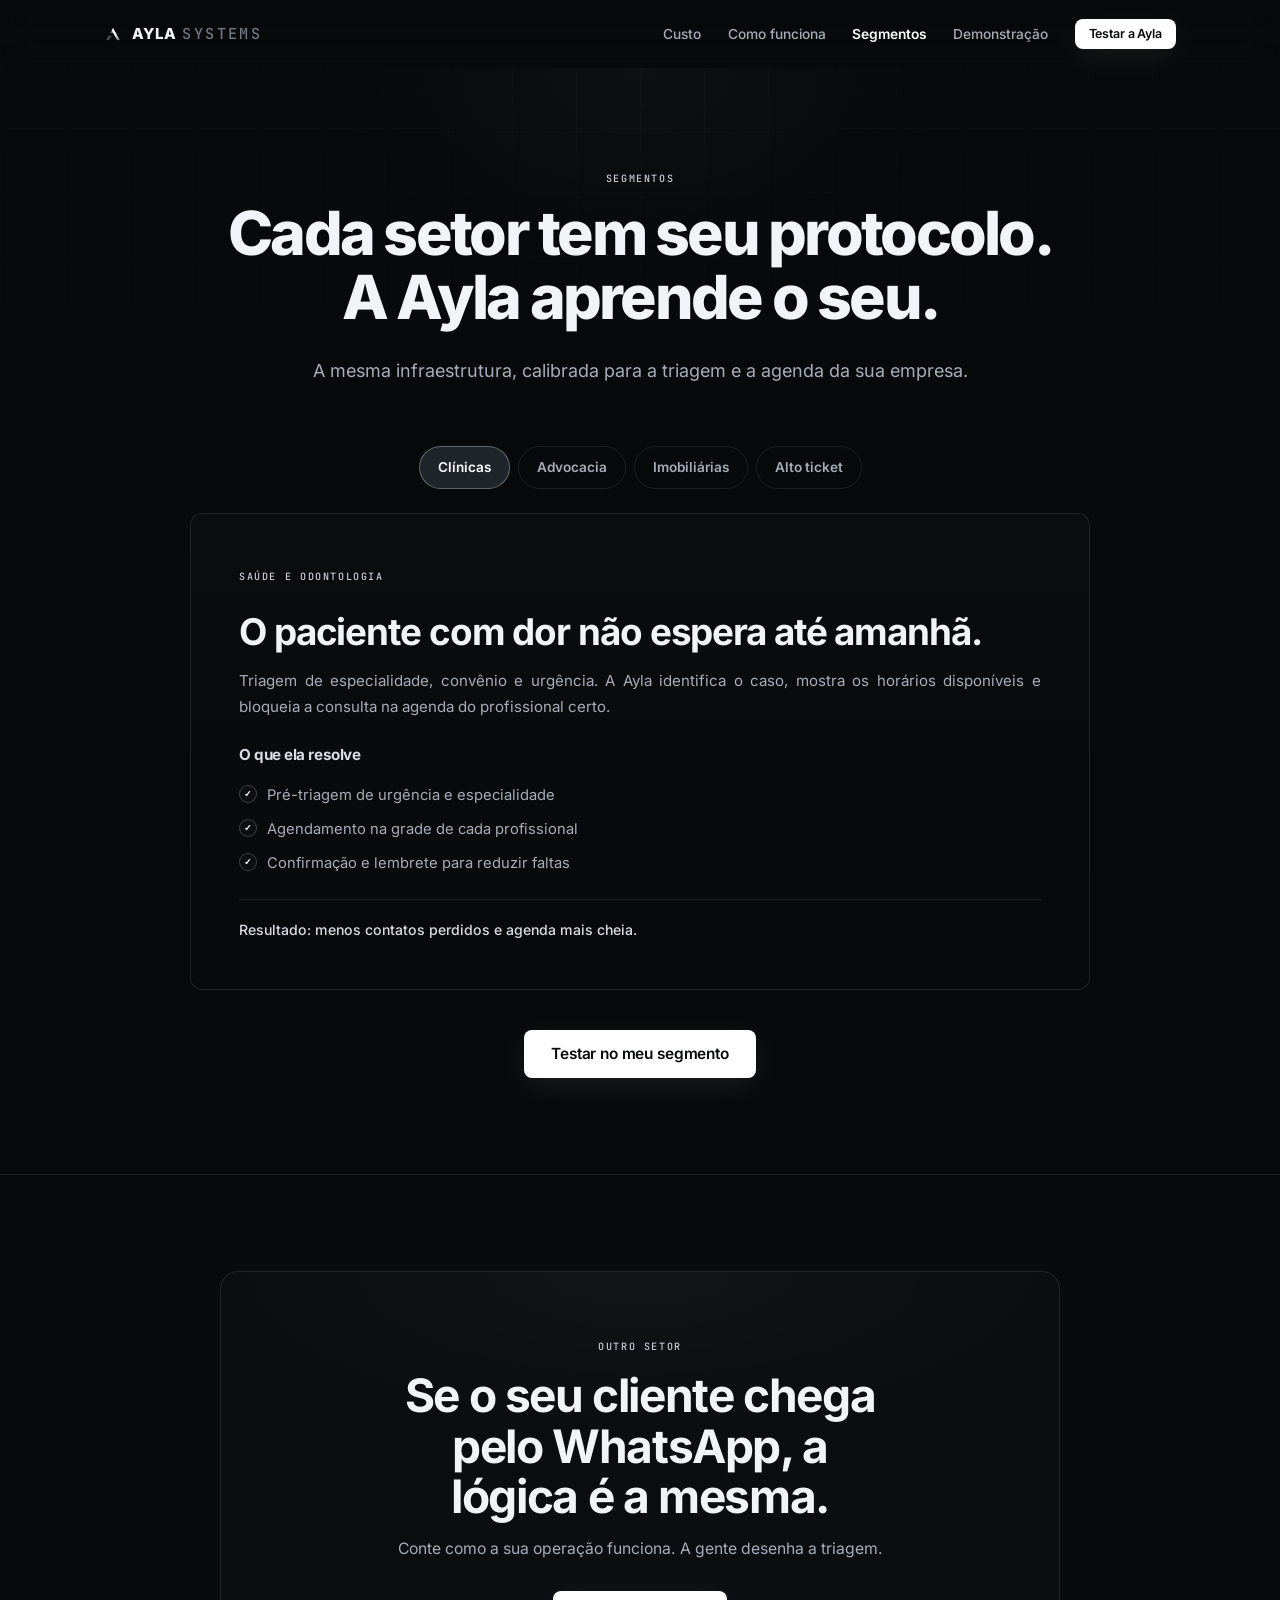
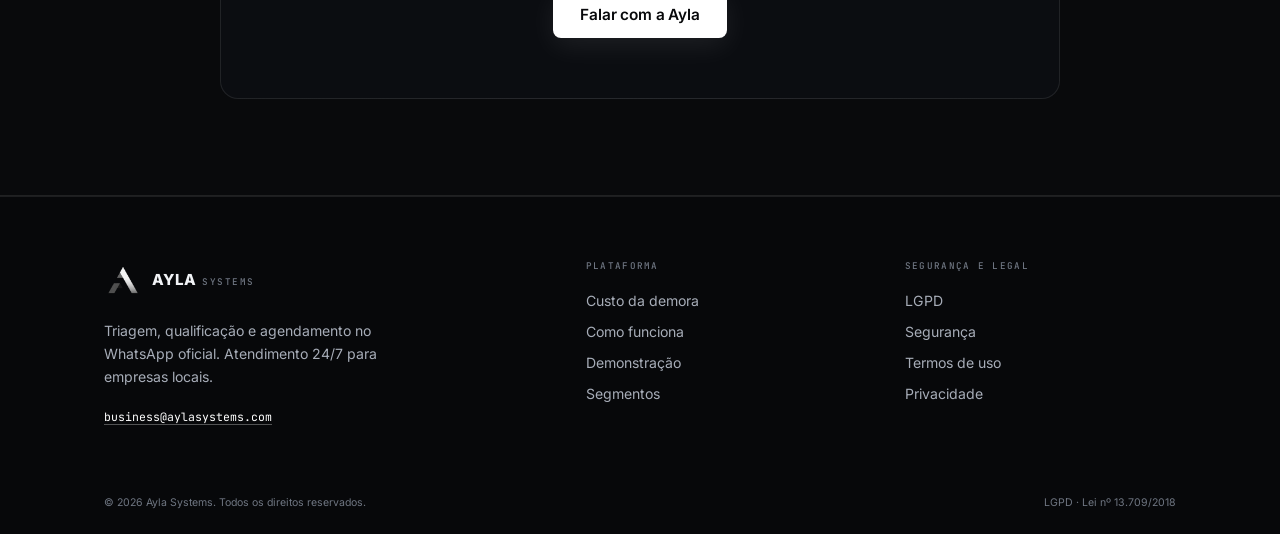
<file: segmentos.html>
<!DOCTYPE html>
<html lang="pt-BR">
<head>
<meta charset="utf-8">
<meta name="viewport" content="width=device-width, initial-scale=1">
<title>Ayla Systems - Segmentos</title>
<meta name="description" content="Atendimento 24/7 para clínicas, advocacia, imobiliárias e serviços de alto ticket.">
<link rel="canonical" href="https://aylasystems.com/segmentos">
<meta property="og:type" content="website">
<meta property="og:locale" content="pt_BR">
<meta property="og:site_name" content="Ayla Systems">
<meta property="og:title" content="Ayla Systems - Segmentos">
<meta property="og:description" content="Atendimento 24/7 para clínicas, advocacia, imobiliárias e serviços de alto ticket.">
<meta property="og:url" content="https://aylasystems.com/segmentos">
<meta property="og:image" content="https://aylasystems.com/assets/icon-512.png">
<meta name="theme-color" content="#08090b">
<link rel="icon" href="/assets/favicon.ico" sizes="any">
<link rel="icon" type="image/png" sizes="32x32" href="/assets/favicon-32.png">
<link rel="icon" type="image/png" sizes="48x48" href="/assets/favicon-48.png">
<link rel="apple-touch-icon" href="/assets/apple-touch-icon.png">
<link rel="manifest" href="/site.webmanifest">
<link rel="preload" href="/assets/fonts/inter-latin.woff2" as="font" type="font/woff2" crossorigin>
<link rel="stylesheet" href="/styles.css?v=1783303941">
<script async src="https://www.googletagmanager.com/gtm.js?id=GTM-W75SXPVL"></script>
<script src="/analytics.js?v=431a092143" defer></script>
<script src="/script.js?v=931541720b" defer></script>
</head>
<body>
<noscript><iframe src="https://www.googletagmanager.com/ns.html?id=GTM-W75SXPVL" height="0" width="0" style="display:none;visibility:hidden" title="Google Tag Manager"></iframe></noscript>
<a class="skip-link" href="#main">Pular para o conteúdo</a>
<div class="progress" aria-hidden="true"><span id="scrollProgress"></span></div>
<header class="site-header">
  <div class="container nav-wrap">
    <a class="brand" href="/" aria-label="Ayla Systems, página inicial">
      <img class="brand-mark" src="/assets/logo-header.png?v=1783303941" alt="" width="18" height="18">
      <span class="brand-type">AYLA<span>SYSTEMS</span></span>
    </a>
    <button class="nav-toggle" id="navToggle" type="button" aria-expanded="false" aria-controls="siteNav" aria-label="Abrir menu">
      <span></span><span></span>
    </button>
    <nav class="site-nav" id="siteNav" aria-label="Navegação principal">
        <a href="/custo-da-demora" data-label="Custo"><span>Custo</span></a>
        <a href="/mecanica" data-label="Como funciona"><span>Como funciona</span></a>
        <a href="/segmentos" class="is-active" aria-current="page" data-label="Segmentos"><span>Segmentos</span></a>
        <a href="/demonstracao" data-label="Demonstração"><span>Demonstração</span></a>
        <a class="btn btn-primary btn-small nav-cta" href="/demonstracao">Testar a Ayla</a>
    </nav>
  </div>
</header>
<main id="main">
<section class="page-hero">
  <div class="container">
    <span class="kicker reveal">Segmentos</span>
    <h1 class="reveal">Cada setor tem seu protocolo. A Ayla aprende o seu.</h1>
    <p class="lead reveal">A mesma infraestrutura, calibrada para a triagem e a agenda da sua empresa.</p>
  </div>
</section>

<section class="section section-tight">
  <div class="container">
    <div class="tabs reveal" role="tablist" aria-label="Segmentos de atendimento">
      <button class="tab is-active" type="button" role="tab" aria-selected="true" aria-controls="panel-clinicas" id="tab-clinicas" data-tab="clinicas">Clínicas</button>
      <button class="tab" type="button" role="tab" aria-selected="false" aria-controls="panel-advocacia" id="tab-advocacia" data-tab="advocacia" tabindex="-1">Advocacia</button>
      <button class="tab" type="button" role="tab" aria-selected="false" aria-controls="panel-imobiliarias" id="tab-imobiliarias" data-tab="imobiliarias" tabindex="-1">Imobiliárias</button>
      <button class="tab" type="button" role="tab" aria-selected="false" aria-controls="panel-ticket" id="tab-ticket" data-tab="ticket" tabindex="-1">Alto ticket</button>
    </div>
    <div class="tab-panels reveal">
      <div class="tab-panel tab-panel-large is-active" role="tabpanel" id="panel-clinicas" aria-labelledby="tab-clinicas" data-panel="clinicas">
        <span class="kicker">Saúde e odontologia</span>
        <h2>O paciente com dor não espera até amanhã.</h2>
        <p>Triagem de especialidade, convênio e urgência. A Ayla identifica o caso, mostra os horários disponíveis e bloqueia a consulta na agenda do profissional certo.</p>
        <h3>O que ela resolve</h3>
        <ul class="checklist">
          <li>Pré-triagem de urgência e especialidade</li>
          <li>Agendamento na grade de cada profissional</li>
          <li>Confirmação e lembrete para reduzir faltas</li>
        </ul>
        <p class="result-line">Resultado: menos contatos perdidos e agenda mais cheia.</p>
      </div>
      <div class="tab-panel tab-panel-large" role="tabpanel" id="panel-advocacia" aria-labelledby="tab-advocacia" data-panel="advocacia" hidden>
        <span class="kicker">Jurídico</span>
        <h2>O caso certo, na mesa do advogado certo.</h2>
        <p>Pré-qualificação por área, coleta de dados e agendamento da consulta inicial. Contatos fora do perfil são filtrados antes de consumir tempo da equipe.</p>
        <h3>O que ela resolve</h3>
        <ul class="checklist">
          <li>Triagem por área de atuação</li>
          <li>Coleta inicial de documentos e dados</li>
          <li>Agenda da equipe jurídica</li>
        </ul>
        <p class="result-line">Resultado: menos curiosos e mais reuniões qualificadas.</p>
      </div>
      <div class="tab-panel tab-panel-large" role="tabpanel" id="panel-imobiliarias" aria-labelledby="tab-imobiliarias" data-panel="imobiliarias" hidden>
        <span class="kicker">Mercado imobiliário</span>
        <h2>O lead do portal não pode esfriar.</h2>
        <p>Resposta imediata aos contatos de portais e anúncios. A Ayla coleta bairro, faixa de orçamento e metragem antes de agendar a visita com o corretor.</p>
        <h3>O que ela resolve</h3>
        <ul class="checklist">
          <li>Atendimento a leads de portais</li>
          <li>Ficha técnica do imóvel</li>
          <li>Visita na agenda do corretor</li>
        </ul>
        <p class="result-line">Resultado: menos visitas improdutivas e mais propostas.</p>
      </div>
      <div class="tab-panel tab-panel-large" role="tabpanel" id="panel-ticket" aria-labelledby="tab-ticket" data-panel="ticket" hidden>
        <span class="kicker">Serviços de alto ticket</span>
        <h2>O especialista só entra quando vale a pena.</h2>
        <p>Qualificação de orçamento antes do atendimento humano, vários contatos ao mesmo tempo e transbordo com contexto para o fechamento.</p>
        <h3>O que ela resolve</h3>
        <ul class="checklist">
          <li>Filtro de orçamento e perfil</li>
          <li>Atendimento simultâneo sem fila</li>
          <li>Transbordo com histórico para o humano</li>
        </ul>
        <p class="result-line">Resultado: menos tempo perdido e mais negociação.</p>
      </div>
    </div>
    <div class="center reveal"><a class="btn btn-primary btn-large" href="/demonstracao">Testar no meu segmento</a></div>
  </div>
</section>

<section class="section section-alt">
  <div class="container">
    <div class="cta-box reveal">
      <span class="kicker">Outro setor</span>
      <h2>Se o seu cliente chega pelo WhatsApp, a lógica é a mesma.</h2>
      <p>Conte como a sua operação funciona. A gente desenha a triagem.</p>
      <div class="actions"><a class="btn btn-primary btn-large" href="mailto:business@aylasystems.com">Falar com a Ayla</a></div>
    </div>
  </div>
</section>
</main>
<footer class="site-footer">
  <div class="container footer-grid">
    <div class="footer-brand">
      <a class="brand" href="/" aria-label="Ayla Systems, página inicial">
        <img class="brand-mark" src="/assets/logo-header.png?v=1783303941" alt="" width="38" height="38">
        <span class="brand-type">AYLA<span>SYSTEMS</span></span>
      </a>
      <p>Triagem, qualificação e agendamento no WhatsApp oficial. Atendimento 24/7 para empresas locais.</p>
      <a class="footer-mail" href="mailto:business@aylasystems.com">business@aylasystems.com</a>
    </div>
    <div class="footer-col">
      <h2>Plataforma</h2>
      <a href="/custo-da-demora">Custo da demora</a>
      <a href="/mecanica">Como funciona</a>
      <a href="/demonstracao">Demonstração</a>
      <a href="/segmentos">Segmentos</a>
    </div>
    <div class="footer-col">
      <h2>Segurança e legal</h2>
      <a href="/lgpd">LGPD</a>
      <a href="/seguranca">Segurança</a>
      <a href="/termos">Termos de uso</a>
      <a href="/privacidade">Privacidade</a>
    </div>
  </div>
  <div class="container footer-bottom">
    <span>© 2026 Ayla Systems. Todos os direitos reservados.</span>
    <span>LGPD · Lei nº 13.709/2018</span>
  </div>
</footer>
</body>
</html>
</file>
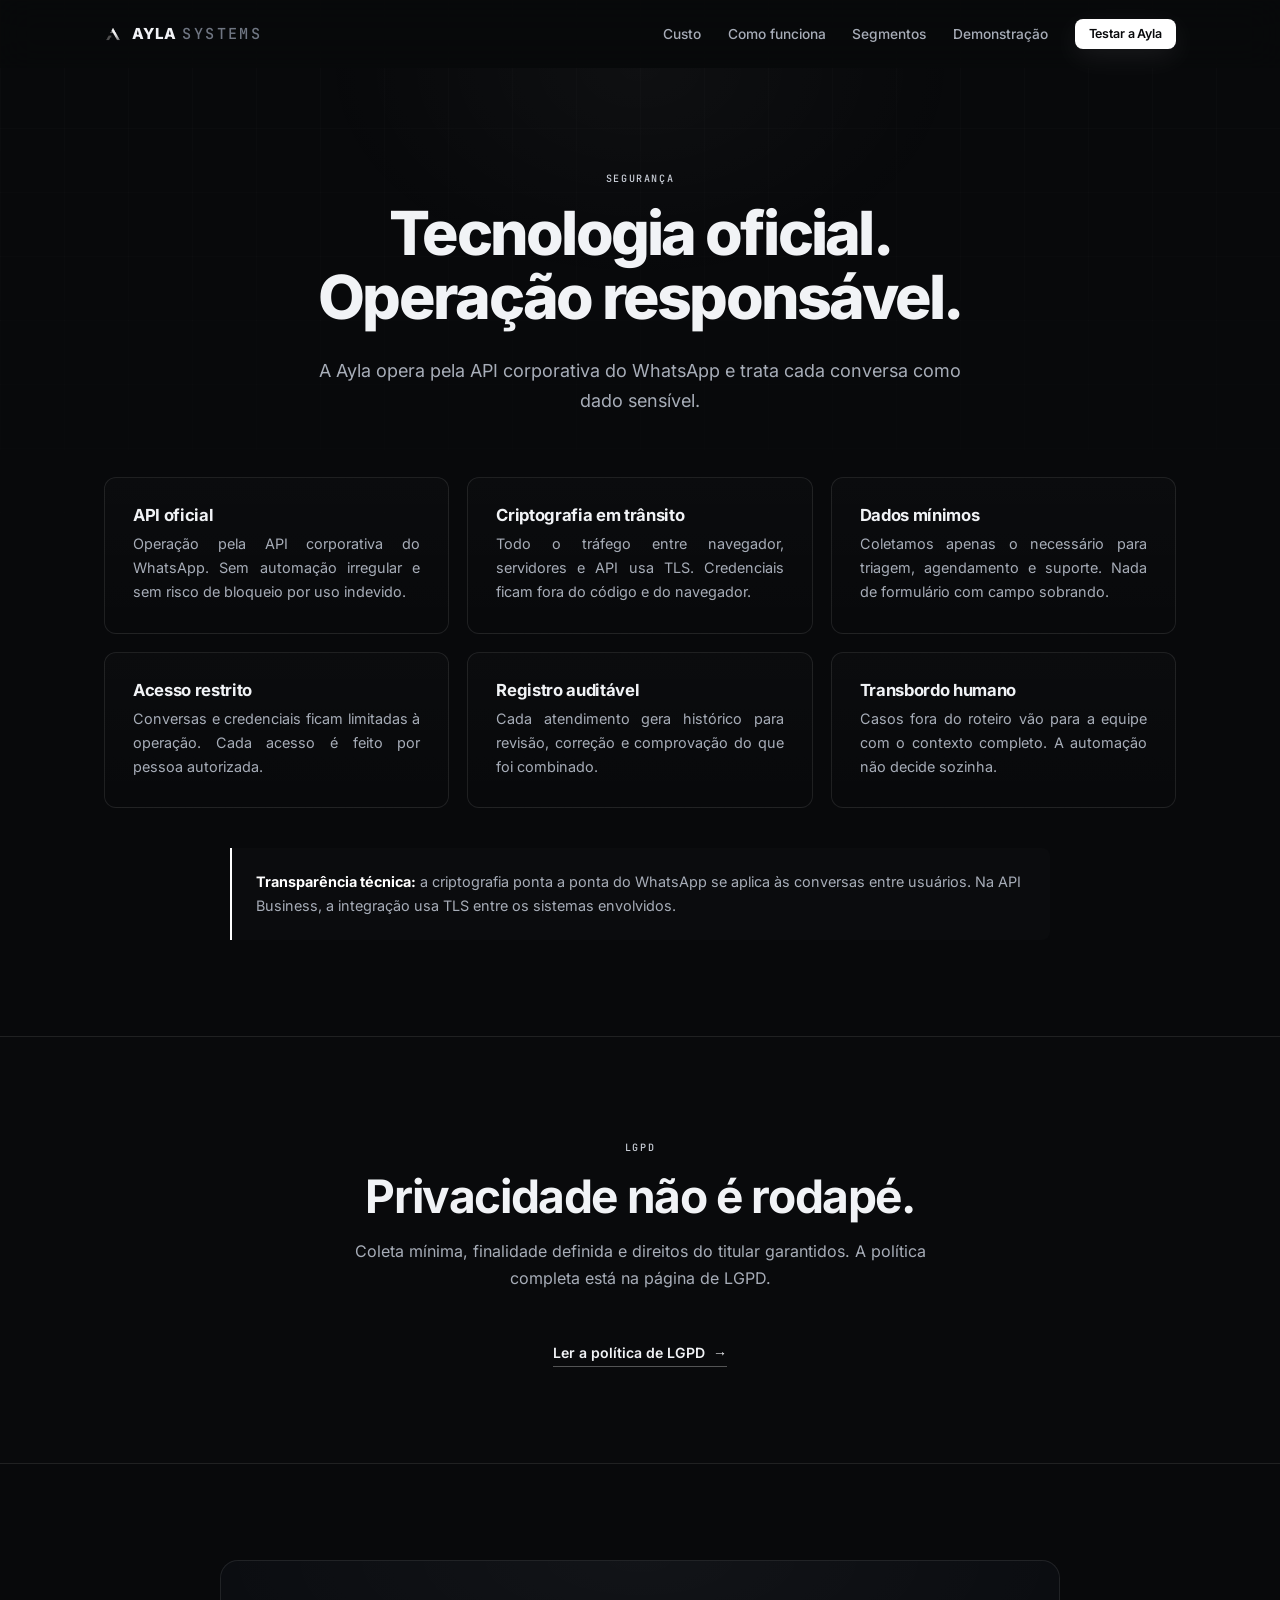
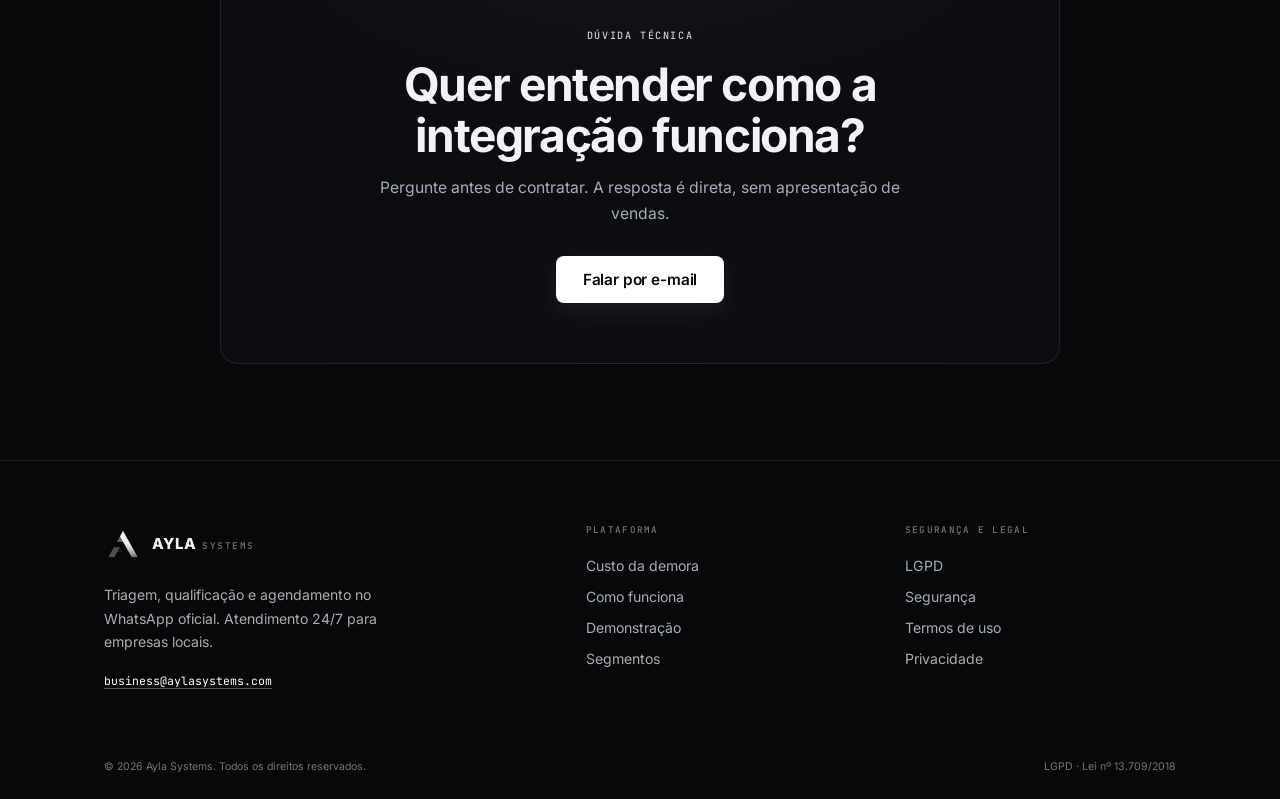
<file: seguranca.html>
<!DOCTYPE html>
<html lang="pt-BR">
<head>
<meta charset="utf-8">
<meta name="viewport" content="width=device-width, initial-scale=1">
<title>Ayla Systems - Segurança</title>
<meta name="description" content="API oficial do WhatsApp, criptografia em trânsito, dados mínimos e transbordo humano.">
<link rel="canonical" href="https://aylasystems.com/seguranca">
<meta property="og:type" content="website">
<meta property="og:locale" content="pt_BR">
<meta property="og:site_name" content="Ayla Systems">
<meta property="og:title" content="Ayla Systems - Segurança">
<meta property="og:description" content="API oficial do WhatsApp, criptografia em trânsito, dados mínimos e transbordo humano.">
<meta property="og:url" content="https://aylasystems.com/seguranca">
<meta property="og:image" content="https://aylasystems.com/assets/icon-512.png">
<meta name="theme-color" content="#08090b">
<link rel="icon" href="/assets/favicon.ico" sizes="any">
<link rel="icon" type="image/png" sizes="32x32" href="/assets/favicon-32.png">
<link rel="icon" type="image/png" sizes="48x48" href="/assets/favicon-48.png">
<link rel="apple-touch-icon" href="/assets/apple-touch-icon.png">
<link rel="manifest" href="/site.webmanifest">
<link rel="preload" href="/assets/fonts/inter-latin.woff2" as="font" type="font/woff2" crossorigin>
<link rel="stylesheet" href="/styles.css?v=1783303941">
<script async src="https://www.googletagmanager.com/gtm.js?id=GTM-W75SXPVL"></script>
<script src="/analytics.js?v=431a092143" defer></script>
<script src="/script.js?v=931541720b" defer></script>
</head>
<body>
<noscript><iframe src="https://www.googletagmanager.com/ns.html?id=GTM-W75SXPVL" height="0" width="0" style="display:none;visibility:hidden" title="Google Tag Manager"></iframe></noscript>
<a class="skip-link" href="#main">Pular para o conteúdo</a>
<div class="progress" aria-hidden="true"><span id="scrollProgress"></span></div>
<header class="site-header">
  <div class="container nav-wrap">
    <a class="brand" href="/" aria-label="Ayla Systems, página inicial">
      <img class="brand-mark" src="/assets/logo-header.png?v=1783303941" alt="" width="18" height="18">
      <span class="brand-type">AYLA<span>SYSTEMS</span></span>
    </a>
    <button class="nav-toggle" id="navToggle" type="button" aria-expanded="false" aria-controls="siteNav" aria-label="Abrir menu">
      <span></span><span></span>
    </button>
    <nav class="site-nav" id="siteNav" aria-label="Navegação principal">
        <a href="/custo-da-demora" data-label="Custo"><span>Custo</span></a>
        <a href="/mecanica" data-label="Como funciona"><span>Como funciona</span></a>
        <a href="/segmentos" data-label="Segmentos"><span>Segmentos</span></a>
        <a href="/demonstracao" data-label="Demonstração"><span>Demonstração</span></a>
        <a class="btn btn-primary btn-small nav-cta" href="/demonstracao">Testar a Ayla</a>
    </nav>
  </div>
</header>
<main id="main">
<section class="page-hero">
  <div class="container">
    <span class="kicker reveal">Segurança</span>
    <h1 class="reveal">Tecnologia oficial. Operação responsável.</h1>
    <p class="lead reveal">A Ayla opera pela API corporativa do WhatsApp e trata cada conversa como dado sensível.</p>
  </div>
</section>

<section class="section section-tight">
  <div class="container">
    <div class="grid grid-3">
      <article class="card reveal"><h3>API oficial</h3><p>Operação pela API corporativa do WhatsApp. Sem automação irregular e sem risco de bloqueio por uso indevido.</p></article>
      <article class="card reveal"><h3>Criptografia em trânsito</h3><p>Todo o tráfego entre navegador, servidores e API usa TLS. Credenciais ficam fora do código e do navegador.</p></article>
      <article class="card reveal"><h3>Dados mínimos</h3><p>Coletamos apenas o necessário para triagem, agendamento e suporte. Nada de formulário com campo sobrando.</p></article>
      <article class="card reveal"><h3>Acesso restrito</h3><p>Conversas e credenciais ficam limitadas à operação. Cada acesso é feito por pessoa autorizada.</p></article>
      <article class="card reveal"><h3>Registro auditável</h3><p>Cada atendimento gera histórico para revisão, correção e comprovação do que foi combinado.</p></article>
      <article class="card reveal"><h3>Transbordo humano</h3><p>Casos fora do roteiro vão para a equipe com o contexto completo. A automação não decide sozinha.</p></article>
    </div>
    <div class="callout reveal">
      <p><strong>Transparência técnica:</strong> a criptografia ponta a ponta do WhatsApp se aplica às conversas entre usuários. Na API Business, a integração usa TLS entre os sistemas envolvidos.</p>
    </div>
  </div>
</section>

<section class="section section-alt">
  <div class="container">
    <div class="section-head reveal">
      <span class="kicker">LGPD</span>
      <h2>Privacidade não é rodapé.</h2>
      <p>Coleta mínima, finalidade definida e direitos do titular garantidos. A política completa está na página de LGPD.</p>
    </div>
    <div class="center reveal"><a class="text-link" href="/lgpd">Ler a política de LGPD <span aria-hidden="true">→</span></a></div>
  </div>
</section>

<section class="section">
  <div class="container">
    <div class="cta-box reveal">
      <span class="kicker">Dúvida técnica</span>
      <h2>Quer entender como a integração funciona?</h2>
      <p>Pergunte antes de contratar. A resposta é direta, sem apresentação de vendas.</p>
      <div class="actions"><a class="btn btn-primary btn-large" href="mailto:business@aylasystems.com">Falar por e-mail</a></div>
    </div>
  </div>
</section>
</main>
<footer class="site-footer">
  <div class="container footer-grid">
    <div class="footer-brand">
      <a class="brand" href="/" aria-label="Ayla Systems, página inicial">
        <img class="brand-mark" src="/assets/logo-header.png?v=1783303941" alt="" width="38" height="38">
        <span class="brand-type">AYLA<span>SYSTEMS</span></span>
      </a>
      <p>Triagem, qualificação e agendamento no WhatsApp oficial. Atendimento 24/7 para empresas locais.</p>
      <a class="footer-mail" href="mailto:business@aylasystems.com">business@aylasystems.com</a>
    </div>
    <div class="footer-col">
      <h2>Plataforma</h2>
      <a href="/custo-da-demora">Custo da demora</a>
      <a href="/mecanica">Como funciona</a>
      <a href="/demonstracao">Demonstração</a>
      <a href="/segmentos">Segmentos</a>
    </div>
    <div class="footer-col">
      <h2>Segurança e legal</h2>
      <a href="/lgpd">LGPD</a>
      <a href="/seguranca">Segurança</a>
      <a href="/termos">Termos de uso</a>
      <a href="/privacidade">Privacidade</a>
    </div>
  </div>
  <div class="container footer-bottom">
    <span>© 2026 Ayla Systems. Todos os direitos reservados.</span>
    <span>LGPD · Lei nº 13.709/2018</span>
  </div>
</footer>
</body>
</html>
</file>
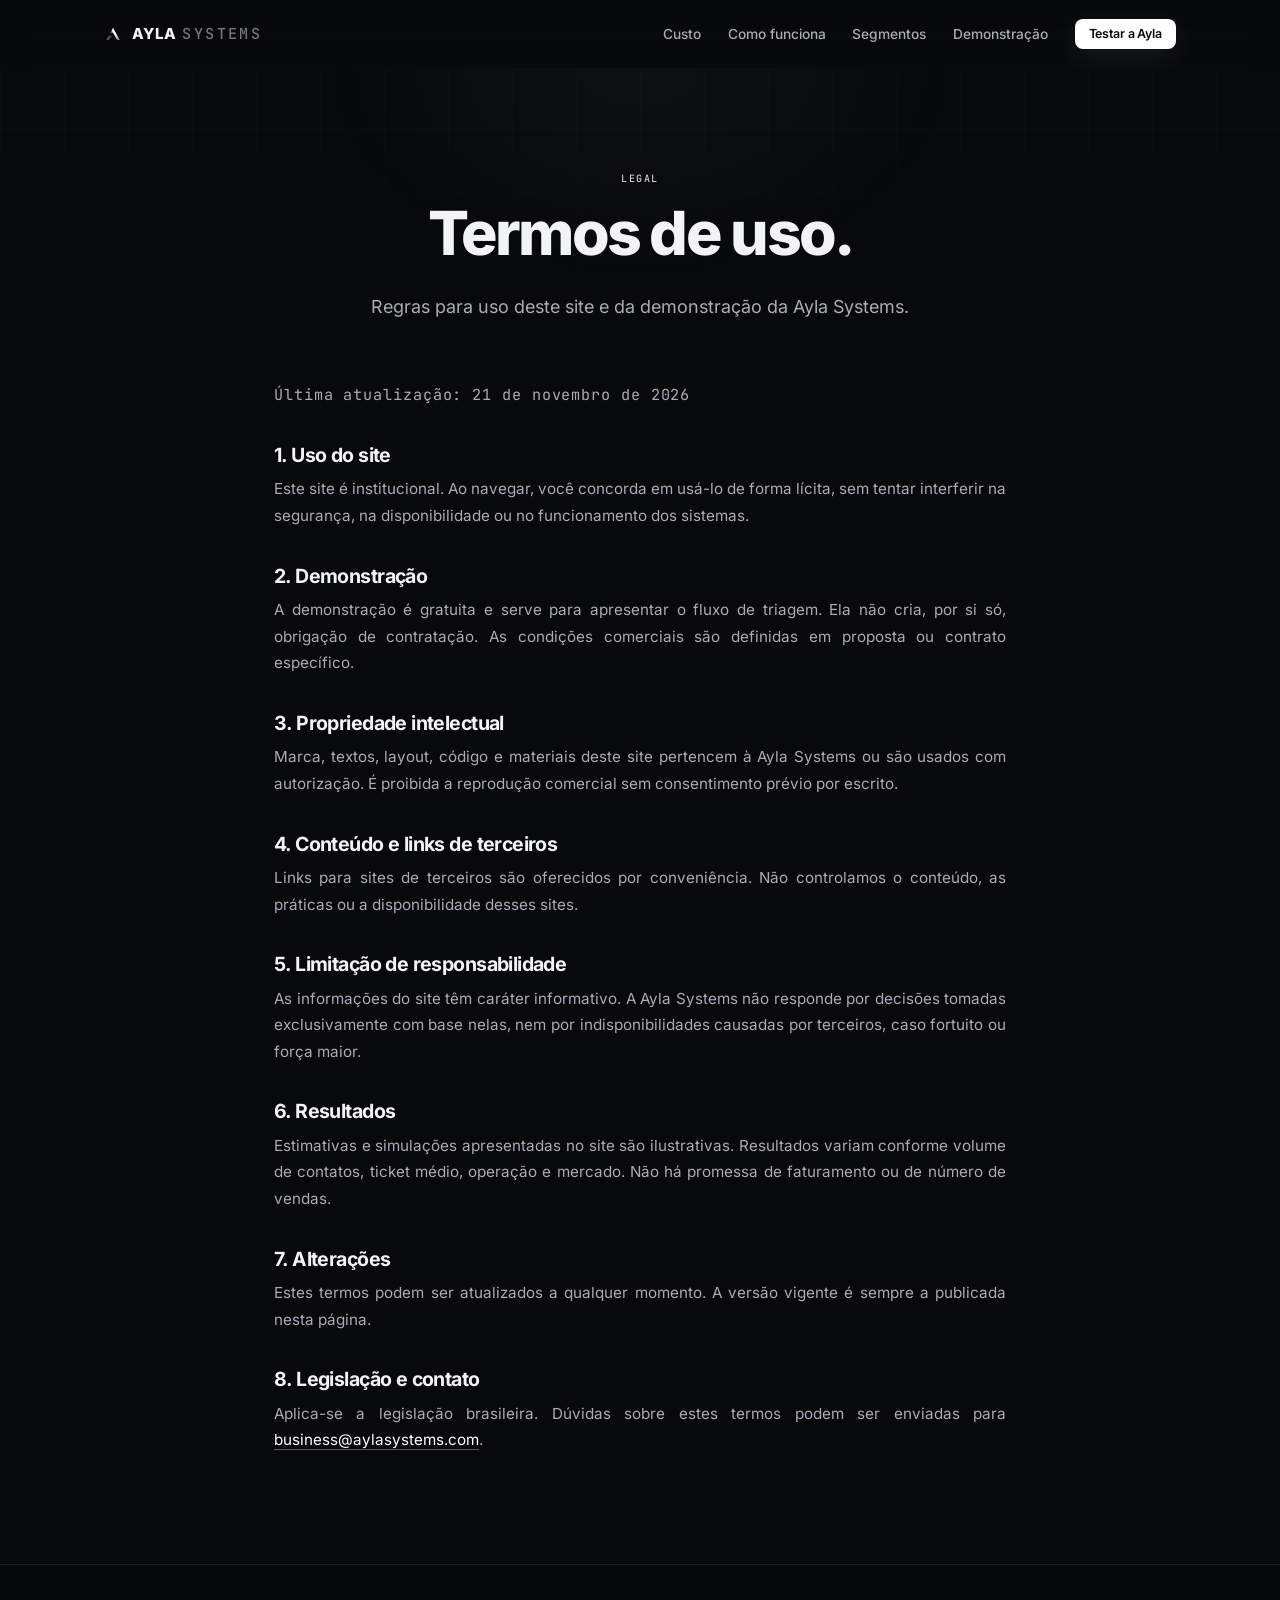
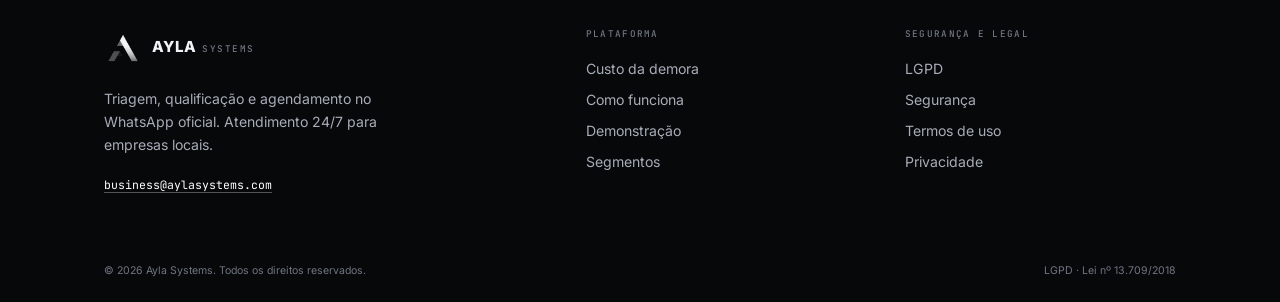
<file: termos.html>
<!DOCTYPE html>
<html lang="pt-BR">
<head>
<meta charset="utf-8">
<meta name="viewport" content="width=device-width, initial-scale=1">
<title>Ayla Systems - Termos de uso</title>
<meta name="description" content="Regras para uso do site e da demonstração da Ayla Systems.">
<link rel="canonical" href="https://aylasystems.com/termos">
<meta property="og:type" content="website">
<meta property="og:locale" content="pt_BR">
<meta property="og:site_name" content="Ayla Systems">
<meta property="og:title" content="Ayla Systems - Termos de uso">
<meta property="og:description" content="Regras para uso do site e da demonstração da Ayla Systems.">
<meta property="og:url" content="https://aylasystems.com/termos">
<meta property="og:image" content="https://aylasystems.com/assets/icon-512.png">
<meta name="theme-color" content="#08090b">
<link rel="icon" href="/assets/favicon.ico" sizes="any">
<link rel="icon" type="image/png" sizes="32x32" href="/assets/favicon-32.png">
<link rel="icon" type="image/png" sizes="48x48" href="/assets/favicon-48.png">
<link rel="apple-touch-icon" href="/assets/apple-touch-icon.png">
<link rel="manifest" href="/site.webmanifest">
<link rel="preload" href="/assets/fonts/inter-latin.woff2" as="font" type="font/woff2" crossorigin>
<link rel="stylesheet" href="/styles.css?v=1783303941">
<script async src="https://www.googletagmanager.com/gtm.js?id=GTM-W75SXPVL"></script>
<script src="/analytics.js?v=431a092143" defer></script>
<script src="/script.js?v=931541720b" defer></script>
</head>
<body>
<noscript><iframe src="https://www.googletagmanager.com/ns.html?id=GTM-W75SXPVL" height="0" width="0" style="display:none;visibility:hidden" title="Google Tag Manager"></iframe></noscript>
<a class="skip-link" href="#main">Pular para o conteúdo</a>
<div class="progress" aria-hidden="true"><span id="scrollProgress"></span></div>
<header class="site-header">
  <div class="container nav-wrap">
    <a class="brand" href="/" aria-label="Ayla Systems, página inicial">
      <img class="brand-mark" src="/assets/logo-header.png?v=1783303941" alt="" width="18" height="18">
      <span class="brand-type">AYLA<span>SYSTEMS</span></span>
    </a>
    <button class="nav-toggle" id="navToggle" type="button" aria-expanded="false" aria-controls="siteNav" aria-label="Abrir menu">
      <span></span><span></span>
    </button>
    <nav class="site-nav" id="siteNav" aria-label="Navegação principal">
        <a href="/custo-da-demora" data-label="Custo"><span>Custo</span></a>
        <a href="/mecanica" data-label="Como funciona"><span>Como funciona</span></a>
        <a href="/segmentos" data-label="Segmentos"><span>Segmentos</span></a>
        <a href="/demonstracao" data-label="Demonstração"><span>Demonstração</span></a>
        <a class="btn btn-primary btn-small nav-cta" href="/demonstracao">Testar a Ayla</a>
    </nav>
  </div>
</header>
<main id="main">
<section class="page-hero">
  <div class="container">
    <span class="kicker reveal">Legal</span>
    <h1 class="reveal">Termos de uso.</h1>
    <p class="lead reveal">Regras para uso deste site e da demonstração da Ayla Systems.</p>
  </div>
</section>

<section class="section section-tight">
  <div class="container legal">
    <p class="legal-meta">Última atualização: 21 de novembro de 2026</p>

    <h2>1. Uso do site</h2>
    <p>Este site é institucional. Ao navegar, você concorda em usá-lo de forma lícita, sem tentar interferir na segurança, na disponibilidade ou no funcionamento dos sistemas.</p>

    <h2>2. Demonstração</h2>
    <p>A demonstração é gratuita e serve para apresentar o fluxo de triagem. Ela não cria, por si só, obrigação de contratação. As condições comerciais são definidas em proposta ou contrato específico.</p>

    <h2>3. Propriedade intelectual</h2>
    <p>Marca, textos, layout, código e materiais deste site pertencem à Ayla Systems ou são usados com autorização. É proibida a reprodução comercial sem consentimento prévio por escrito.</p>

    <h2>4. Conteúdo e links de terceiros</h2>
    <p>Links para sites de terceiros são oferecidos por conveniência. Não controlamos o conteúdo, as práticas ou a disponibilidade desses sites.</p>

    <h2>5. Limitação de responsabilidade</h2>
    <p>As informações do site têm caráter informativo. A Ayla Systems não responde por decisões tomadas exclusivamente com base nelas, nem por indisponibilidades causadas por terceiros, caso fortuito ou força maior.</p>

    <h2>6. Resultados</h2>
    <p>Estimativas e simulações apresentadas no site são ilustrativas. Resultados variam conforme volume de contatos, ticket médio, operação e mercado. Não há promessa de faturamento ou de número de vendas.</p>

    <h2>7. Alterações</h2>
    <p>Estes termos podem ser atualizados a qualquer momento. A versão vigente é sempre a publicada nesta página.</p>

    <h2>8. Legislação e contato</h2>
    <p>Aplica-se a legislação brasileira. Dúvidas sobre estes termos podem ser enviadas para <a href="mailto:business@aylasystems.com">business@aylasystems.com</a>.</p>
  </div>
</section>
</main>
<footer class="site-footer">
  <div class="container footer-grid">
    <div class="footer-brand">
      <a class="brand" href="/" aria-label="Ayla Systems, página inicial">
        <img class="brand-mark" src="/assets/logo-header.png?v=1783303941" alt="" width="38" height="38">
        <span class="brand-type">AYLA<span>SYSTEMS</span></span>
      </a>
      <p>Triagem, qualificação e agendamento no WhatsApp oficial. Atendimento 24/7 para empresas locais.</p>
      <a class="footer-mail" href="mailto:business@aylasystems.com">business@aylasystems.com</a>
    </div>
    <div class="footer-col">
      <h2>Plataforma</h2>
      <a href="/custo-da-demora">Custo da demora</a>
      <a href="/mecanica">Como funciona</a>
      <a href="/demonstracao">Demonstração</a>
      <a href="/segmentos">Segmentos</a>
    </div>
    <div class="footer-col">
      <h2>Segurança e legal</h2>
      <a href="/lgpd">LGPD</a>
      <a href="/seguranca">Segurança</a>
      <a href="/termos">Termos de uso</a>
      <a href="/privacidade">Privacidade</a>
    </div>
  </div>
  <div class="container footer-bottom">
    <span>© 2026 Ayla Systems. Todos os direitos reservados.</span>
    <span>LGPD · Lei nº 13.709/2018</span>
  </div>
</footer>
</body>
</html>
</file>
<file: styles.css>
/* ==========================================================================
   Ayla Systems — site institucional
   Paleta monocromática, layout centralizado, tipografia local.
   ========================================================================== */

@font-face {
  font-family: "Inter";
  font-style: normal;
  font-weight: 400 800;
  font-display: swap;
  src: url("/assets/fonts/inter-latin.woff2") format("woff2");
  unicode-range: U+0000-00FF, U+0131, U+0152-0153, U+02BB-02BC, U+02C6, U+02DA, U+02DC, U+0304, U+0308, U+0329, U+2000-206F, U+20AC, U+2122, U+2191, U+2193, U+2212, U+2215, U+FEFF, U+FFFD;
}

@font-face {
  font-family: "Inter";
  font-style: normal;
  font-weight: 400 800;
  font-display: swap;
  src: url("/assets/fonts/inter-latin-ext.woff2") format("woff2");
  unicode-range: U+0100-02BA, U+02BD-02C5, U+02C7-02CC, U+02CE-02D7, U+02DD-02FF, U+0304, U+0308, U+0329, U+1D00-1DBF, U+1E00-1E9F, U+1EF2-1EFF, U+2020, U+20A0-20AB, U+20AD-20C4, U+2113, U+2C60-2C7F, U+A720-A7FF;
}

@font-face {
  font-family: "JetBrains Mono";
  font-style: normal;
  font-weight: 400 700;
  font-display: swap;
  src: url("/assets/fonts/jetbrains-mono-latin.woff2") format("woff2");
  unicode-range: U+0000-00FF, U+0131, U+0152-0153, U+02BB-02BC, U+02C6, U+02DA, U+02DC, U+0304, U+0308, U+0329, U+2000-206F, U+20AC, U+2122, U+2191, U+2193, U+2212, U+2215, U+FEFF, U+FFFD;
}

:root {
  --bg: #08090b;
  --bg-soft: #0b0d10;
  --surface: #0b0d11;
  --surface-2: #101318;
  --surface-3: #141820;
  --line: rgba(255, 255, 255, 0.09);
  --line-strong: rgba(255, 255, 255, 0.2);
  --text: #f1f3f6;
  --muted: #a7adb8;
  --faint: #6f7682;
  --white: #ffffff;
  --radius-sm: 8px;
  --radius-md: 12px;
  --radius-lg: 18px;
  --font-sans: "Inter", -apple-system, BlinkMacSystemFont, "Segoe UI", Roboto, Helvetica, Arial, sans-serif;
  --font-mono: "JetBrains Mono", "SFMono-Regular", Menlo, Monaco, Consolas, monospace;
  --container: 1120px;
  --ease: cubic-bezier(0.16, 1, 0.3, 1);
}

*,
*::before,
*::after {
  box-sizing: border-box;
}

html {
  scroll-behavior: smooth;
  -webkit-text-size-adjust: 100%;
}

body {
  margin: 0;
  min-height: 100vh;
  display: flex;
  flex-direction: column;
  background: var(--bg);
  color: var(--text);
  font-family: var(--font-sans);
  font-size: 16px;
  line-height: 1.5;
  -webkit-font-smoothing: antialiased;
  -moz-osx-font-smoothing: grayscale;
  text-rendering: optimizeLegibility;
  overflow-x: hidden;
  -webkit-user-select: none;
  user-select: none;
}

input,
select,
textarea {
  -webkit-user-select: text;
  user-select: text;
}

body::before {
  content: "";
  position: fixed;
  inset: 0;
  z-index: 0;
  pointer-events: none;
  background-image:
    linear-gradient(to right, rgba(255, 255, 255, 0.018) 1px, transparent 1px),
    linear-gradient(to bottom, rgba(255, 255, 255, 0.018) 1px, transparent 1px);
  background-size: 64px 64px;
  mask-image: linear-gradient(to bottom, rgba(0, 0, 0, 0.9), transparent 75%);
  -webkit-mask-image: linear-gradient(to bottom, rgba(0, 0, 0, 0.9), transparent 75%);
}

main {
  position: relative;
  z-index: 1;
  flex: 1;
}

::selection {
  background: var(--white);
  color: var(--bg);
}

img {
  display: block;
  max-width: 100%;
}

a {
  color: inherit;
  text-decoration: none;
}

button,
input,
select,
textarea {
  font: inherit;
  color: inherit;
}

button {
  cursor: pointer;
}

h1,
h2,
h3,
h4 {
  margin: 0;
  color: var(--text);
  font-weight: 700;
  line-height: 1.1;
  letter-spacing: -0.03em;
  text-wrap: balance;
}

p {
  margin: 0;
}

ul,
ol {
  margin: 0;
  padding: 0;
}

[hidden] {
  display: none !important;
}

:focus-visible {
  outline: 2px solid var(--white);
  outline-offset: 3px;
}

.skip-link {
  position: absolute;
  top: 10px;
  left: -9999px;
  z-index: 500;
  padding: 9px 14px;
  border-radius: 6px;
  background: var(--white);
  color: var(--bg);
  font-size: 0.85rem;
  font-weight: 600;
}

.skip-link:focus {
  left: 16px;
}

.progress {
  position: fixed;
  top: 0;
  left: 0;
  right: 0;
  z-index: 300;
  height: 2px;
  pointer-events: none;
}

#scrollProgress {
  display: block;
  width: 0;
  height: 100%;
  background: var(--white);
}

.container {
  position: relative;
  z-index: 1;
  width: 100%;
  max-width: var(--container);
  margin: 0 auto;
  padding: 0 24px;
}

/* Header ------------------------------------------------------------------ */

.site-header {
  position: sticky;
  top: 0;
  z-index: 200;
  border-bottom: 0;
  background: rgba(8, 9, 11, 0.78);
  backdrop-filter: blur(18px) saturate(140%);
  -webkit-backdrop-filter: blur(18px) saturate(140%);
  transition: background 180ms ease;
}

.site-header.is-scrolled {
  background: rgba(8, 9, 11, 0.94);
}

.nav-wrap {
  position: relative;
  display: flex;
  align-items: center;
  justify-content: space-between;
  gap: 24px;
  height: 68px;
}

.brand {
  display: inline-flex;
  align-items: center;
  gap: 10px;
  flex-shrink: 0;
}

.brand-mark {
  width: 38px;
  height: 38px;
  border-radius: 7px;
  background: transparent;
}

.brand-type {
  display: inline-flex;
  align-items: baseline;
  gap: 6px;
  font-size: 0.95rem;
  font-weight: 800;
  letter-spacing: 0.02em;
}

.brand-type span {
  color: var(--faint);
  font-family: var(--font-mono);
  font-size: 0.58rem;
  font-weight: 500;
  letter-spacing: 0.16em;
}

/* Header lockup: mark matches the AYLA cap height */
.site-header .brand-mark {
  width: 18px;
  height: 18px;
}

.site-header .brand-type span {
  font-size: 0.95rem;
}

.site-nav {
  display: flex;
  align-items: center;
  gap: 26px;
}

.site-nav > a:not(.btn) {
  position: relative;
  display: inline-grid;
  grid-template-columns: 1fr;
  padding: 6px 0;
  color: var(--muted);
  font-size: 0.86rem;
  font-weight: 500;
  transition: color 160ms ease;
}

.site-nav > a:not(.btn) > span,
.site-nav > a:not(.btn)::after {
  grid-area: 1 / 1;
  white-space: nowrap;
}

.site-nav > a:not(.btn)::after {
  content: attr(data-label);
  font-weight: 600;
  visibility: hidden;
  pointer-events: none;
}

.site-nav > a:not(.btn):hover,
.site-nav > a:not(.btn).is-active {
  color: var(--white);
  font-weight: 600;
}

.nav-toggle {
  display: none;
  width: 42px;
  height: 42px;
  padding: 0;
  border: 0;
  border-radius: var(--radius-sm);
  background: transparent;
  align-items: center;
  justify-content: center;
  flex-direction: column;
  gap: 5px;
}

.nav-toggle span {
  display: block;
  width: 17px;
  height: 1px;
  background: var(--white);
  transition: transform 200ms ease, opacity 200ms ease;
}

.nav-toggle[aria-expanded="true"] span:first-child {
  transform: translateY(3px) rotate(45deg);
}

.nav-toggle[aria-expanded="true"] span:last-child {
  transform: translateY(-3px) rotate(-45deg);
}

.hp-field {
  position: absolute;
  left: -9999px;
  top: auto;
  width: 1px;
  height: 1px;
  overflow: hidden;
}

/* Buttons ----------------------------------------------------------------- */

.btn {
  display: inline-flex;
  align-items: center;
  justify-content: center;
  gap: 9px;
  padding: 12px 20px;
  border: 1px solid transparent;
  border-radius: var(--radius-sm);
  font-size: 0.88rem;
  font-weight: 600;
  letter-spacing: -0.01em;
  line-height: 1;
  white-space: nowrap;
  transition: background 160ms ease, border-color 160ms ease, box-shadow 160ms ease, color 160ms ease;
}

.btn-primary {
  background: var(--white);
  color: var(--bg);
  box-shadow: 0 1px 0 rgba(255, 255, 255, 0.5) inset, 0 8px 28px rgba(255, 255, 255, 0.08);
}

.btn-primary:hover {
  background: #e9ebee;
  box-shadow: 0 1px 0 rgba(255, 255, 255, 0.6) inset, 0 12px 36px rgba(255, 255, 255, 0.16);
}

.btn-ghost {
  border-color: var(--line);
  background: rgba(255, 255, 255, 0.01);
  color: var(--text);
}

.btn-ghost:hover {
  border-color: var(--line-strong);
  background: rgba(255, 255, 255, 0.03);
}

.btn-large {
  padding: 15px 26px;
  font-size: 0.96rem;
}

.btn-small {
  padding: 8px 13px;
  font-size: 0.78rem;
}

/* Typography helpers ------------------------------------------------------ */

.kicker {
  display: inline-flex;
  align-items: center;
  gap: 9px;
  margin-bottom: 16px;
  color: #c9ced7;
  font-family: var(--font-mono);
  font-size: 0.63rem;
  font-weight: 500;
  letter-spacing: 0.16em;
  text-transform: uppercase;
}

.kicker::before {
  content: none;
}

.metal {
  background: linear-gradient(180deg, #ffffff 8%, #d7dbe1 48%, #858b95 100%);
  -webkit-background-clip: text;
  background-clip: text;
  color: transparent;
}

.lead {
  max-width: 700px;
  margin: 26px auto 0;
  color: var(--muted);
  font-size: clamp(1.03rem, 1.4vw, 1.18rem);
  line-height: 1.7;
  text-align: center;
  text-wrap: pretty;
}

.micro {
  margin-top: 18px;
  color: var(--faint);
  font-family: var(--font-mono);
  font-size: 0.66rem;
  letter-spacing: 0.03em;
  line-height: 1.6;
}

.note {
  margin-top: 20px;
  color: var(--faint);
  font-size: 0.72rem;
  line-height: 1.6;
  text-align: center;
}

.note a {
  color: #d9dde3;
  border-bottom: 1px solid rgba(255, 255, 255, 0.28);
}

.center {
  margin-top: 40px;
  text-align: center;
}

.text-link {
  display: inline-flex;
  align-items: center;
  gap: 8px;
  padding-bottom: 3px;
  border-bottom: 1px solid rgba(255, 255, 255, 0.3);
  color: var(--text);
  font-size: 0.88rem;
  font-weight: 600;
  transition: gap 200ms var(--ease), border-color 160ms ease;
}

.text-link:hover {
  gap: 14px;
  border-color: var(--white);
}

/* Hero -------------------------------------------------------------------- */

.hero {
  position: relative;
  padding: 108px 0 64px;
  overflow: hidden;
  text-align: center;
}

.hero::before {
  content: "";
  position: absolute;
  top: -280px;
  left: 50%;
  width: 1000px;
  height: 680px;
  transform: translateX(-50%);
  background: radial-gradient(closest-side, rgba(255, 255, 255, 0.04), transparent 72%);
  pointer-events: none;
}

.hero-inner {
  position: relative;
}

.pill {
  display: inline-flex;
  align-items: center;
  gap: 8px;
  padding: 7px 13px;
  border: 1px solid var(--line-strong);
  border-radius: 999px;
  background: rgba(255, 255, 255, 0.014);
  color: #d8dce3;
  font-family: var(--font-mono);
  font-size: 0.62rem;
  letter-spacing: 0.1em;
  text-transform: uppercase;
}

.pill-dot {
  width: 6px;
  height: 6px;
  border-radius: 50%;
  background: var(--white);
  box-shadow: 0 0 0 0 rgba(255, 255, 255, 0.55);
  animation: pulse 2.6s infinite;
}

@keyframes pulse {
  0%, 100% { box-shadow: 0 0 0 0 rgba(255, 255, 255, 0.45); }
  50% { box-shadow: 0 0 0 7px rgba(255, 255, 255, 0); }
}

.hero h1 {
  max-width: 1000px;
  margin: 24px auto 0;
  font-size: clamp(2.45rem, 6.4vw, 4.8rem);
  font-weight: 800;
  line-height: 1.02;
  letter-spacing: -0.05em;
}

.actions {
  display: flex;
  flex-wrap: wrap;
  justify-content: center;
  gap: 12px;
  margin-top: 34px;
}

.stat-strip {
  display: grid;
  grid-template-columns: repeat(4, 1fr);
  margin-top: 68px;
  padding: 24px 8px;
  border: 1px solid var(--line);
  border-radius: var(--radius-md);
  background: linear-gradient(180deg, rgba(255, 255, 255, 0.016), rgba(255, 255, 255, 0.004));
}

.stat {
  padding: 0 18px;
  text-align: center;
}

.stat strong {
  display: block;
  font-size: clamp(1.5rem, 2.4vw, 2rem);
  font-weight: 700;
  letter-spacing: -0.045em;
  line-height: 1.1;
}

.stat span {
  display: block;
  margin-top: 6px;
  color: var(--faint);
  font-family: var(--font-mono);
  font-size: 0.57rem;
  letter-spacing: 0.1em;
  text-transform: uppercase;
}

/* Sections ---------------------------------------------------------------- */

.section {
  position: relative;
  padding: 96px 0;
}

.section-tight {
  padding-top: 36px;
}

.section-alt {
  border-top: 1px solid var(--line);
  border-bottom: 1px solid var(--line);
  background: rgba(255, 255, 255, 0.006);
}

.section-head {
  max-width: 780px;
  margin: 0 auto 48px;
  text-align: center;
}

.section-head h2 {
  font-size: clamp(1.9rem, 3.6vw, 2.9rem);
}

.section-head p {
  max-width: 620px;
  margin: 16px auto 0;
  color: var(--muted);
  font-size: 1rem;
  line-height: 1.7;
  text-align: center;
  text-wrap: pretty;
}

.grid {
  display: grid;
  gap: 18px;
}

.grid-2 {
  grid-template-columns: repeat(2, minmax(0, 1fr));
}

.grid-3 {
  grid-template-columns: repeat(3, minmax(0, 1fr));
}

.card {
  padding: 28px;
  border: 1px solid var(--line);
  border-radius: var(--radius-md);
  background: linear-gradient(180deg, rgba(255, 255, 255, 0.016), rgba(255, 255, 255, 0.004));
  transition: transform 260ms var(--ease), border-color 260ms ease, background 260ms ease;
}

.card:hover {
  transform: translateY(-3px);
  border-color: var(--line-strong);
  background: linear-gradient(180deg, rgba(255, 255, 255, 0.03), rgba(255, 255, 255, 0.008));
}

.card h3 {
  margin-bottom: 8px;
  font-size: 1.04rem;
  letter-spacing: -0.02em;
}

.card p {
  color: var(--muted);
  font-size: 0.9rem;
  line-height: 1.68;
  text-align: justify;
  text-align-last: left;
  hyphens: auto;
}

.card-metric {
  display: block;
  margin-bottom: 12px;
  font-size: clamp(2rem, 3vw, 2.6rem);
  font-weight: 800;
  letter-spacing: -0.05em;
  line-height: 1;
}

.card-problem .card-metric {
  color: var(--white);
}

/* Steps ------------------------------------------------------------------- */

.steps {
  display: grid;
  grid-template-columns: repeat(3, minmax(0, 1fr));
  gap: 18px;
  list-style: none;
}

.step {
  position: relative;
  padding: 30px 28px;
  border: 1px solid var(--line);
  border-radius: var(--radius-md);
  background: linear-gradient(180deg, rgba(255, 255, 255, 0.016), rgba(255, 255, 255, 0.004));
}

.step::before {
  content: "";
  position: absolute;
  top: 0;
  left: 28px;
  right: 28px;
  height: 1px;
  background: linear-gradient(90deg, transparent, rgba(255, 255, 255, 0.22), transparent);
}

.step-index {
  display: block;
  margin-bottom: 22px;
  color: var(--faint);
  font-family: var(--font-mono);
  font-size: 0.68rem;
  letter-spacing: 0.14em;
}

.step h3 {
  margin-bottom: 8px;
  font-size: 1.12rem;
}

.step p {
  color: var(--muted);
  font-size: 0.9rem;
  line-height: 1.68;
  text-align: justify;
  text-align-last: left;
  hyphens: auto;
}

/* Simulator --------------------------------------------------------------- */

.sim {
  max-width: 780px;
  margin: 0 auto;
  border: 0;
  border-radius: var(--radius-lg);
  background: #0a0c0f;
  box-shadow: 0 36px 90px rgba(0, 0, 0, 0.55);
  overflow: hidden;
}

.sim-head {
  display: flex;
  align-items: center;
  gap: 10px;
  padding: 12px 16px;
  border-bottom: 0;
  background: var(--surface);
}

.sim-title {
  flex: 1;
  color: #cdd2d9;
  font-family: var(--font-mono);
  font-size: 0.6rem;
  letter-spacing: 0.08em;
  text-transform: uppercase;
  white-space: nowrap;
  overflow: hidden;
  text-overflow: ellipsis;
}

.sim-time {
  color: var(--faint);
  font-family: var(--font-mono);
  font-size: 0.6rem;
  letter-spacing: 0.06em;
  white-space: nowrap;
}

.sim-chat {
  display: flex;
  flex-direction: column;
  gap: 12px;
  height: 400px;
  padding: 22px;
  overflow-y: auto;
  background:
    radial-gradient(700px 240px at 50% 0, rgba(255, 255, 255, 0.018), transparent 70%),
    #0a0c0f;
  scrollbar-width: thin;
  scrollbar-color: rgba(255, 255, 255, 0.18) transparent;
}

.sim-large .sim-chat {
  height: 500px;
}

.sim-chat::-webkit-scrollbar {
  width: 6px;
}

.sim-chat::-webkit-scrollbar-thumb {
  border-radius: 99px;
  background: rgba(255, 255, 255, 0.16);
}

.msg {
  max-width: 78%;
  padding: 11px 14px;
  border-radius: 14px;
  animation: msgIn 340ms var(--ease) both;
}

@keyframes msgIn {
  from { opacity: 0; transform: translateY(8px); }
  to { opacity: 1; transform: none; }
}

.msg-user {
  align-self: flex-end;
  border-bottom-right-radius: 4px;
  background: #232830;
  color: var(--text);
}

.msg-ayla {
  align-self: flex-start;
  border: 0;
  border-bottom-left-radius: 4px;
  background: transparent;
  color: var(--text);
}

.msg-head {
  display: flex;
  align-items: center;
  gap: 7px;
  margin-bottom: 5px;
  font-family: var(--font-mono);
  font-size: 0.55rem;
  letter-spacing: 0.04em;
  opacity: 0.62;
}

.msg-head img {
  width: 14px;
  height: 14px;
  border-radius: 3px;
}

.msg-author {
  font-weight: 600;
}

.msg-time {
  margin-left: auto;
}

.msg-body {
  font-size: 0.88rem;
  line-height: 1.55;
  text-align: left;
}

.msg-typing {
  display: inline-flex;
  gap: 4px;
  padding: 14px 16px;
  border: 0;
  border-radius: 14px;
  border-bottom-left-radius: 4px;
  background: transparent;
  align-self: flex-start;
}

.msg-typing i {
  width: 5px;
  height: 5px;
  border-radius: 50%;
  background: rgba(255, 255, 255, 0.55);
  animation: blink 1.1s infinite ease-in-out;
}

.msg-typing i:nth-child(2) { animation-delay: 0.15s; }
.msg-typing i:nth-child(3) { animation-delay: 0.3s; }

@keyframes blink {
  0%, 80%, 100% { opacity: 0.25; transform: translateY(0); }
  40% { opacity: 1; transform: translateY(-2px); }
}

.sim-foot {
  display: flex;
  align-items: center;
  justify-content: space-between;
  gap: 12px;
  padding: 12px 16px;
  border-top: 0;
  background: var(--surface);
}

.sim-status {
  color: var(--faint);
  font-family: var(--font-mono);
  font-size: 0.62rem;
  letter-spacing: 0.03em;
}

/* Accordion ---------------------------------------------------------------- */

.accordion {
  max-width: 780px;
  margin: 0 auto;
}

.acc-item {
  border-bottom: 0;
}

.acc-btn {
  display: flex;
  align-items: center;
  justify-content: space-between;
  gap: 20px;
  width: 100%;
  padding: 20px 2px;
  border: 0;
  background: none;
  color: var(--text);
  font-size: 0.98rem;
  font-weight: 600;
  letter-spacing: -0.01em;
  text-align: left;
}

.acc-btn:hover {
  color: var(--white);
}

.acc-icon {
  position: relative;
  flex: 0 0 16px;
  width: 16px;
  height: 16px;
}

.acc-icon::before,
.acc-icon::after {
  content: "";
  position: absolute;
  top: 50%;
  left: 0;
  width: 16px;
  height: 1px;
  background: rgba(255, 255, 255, 0.62);
  transition: transform 260ms var(--ease);
}

.acc-icon::after {
  transform: rotate(90deg);
}

.acc-item.is-open .acc-icon::after {
  transform: rotate(0deg);
}

.acc-panel {
  display: grid;
  grid-template-rows: 0fr;
  transition: grid-template-rows 320ms var(--ease);
}

.acc-inner {
  overflow: hidden;
}

.acc-inner p {
  padding: 0 40px 20px 2px;
  color: var(--muted);
  font-size: 0.9rem;
  line-height: 1.7;
  text-align: justify;
  text-align-last: left;
  hyphens: auto;
}

.acc-item.is-open .acc-panel {
  grid-template-rows: 1fr;
}

/* Tabs -------------------------------------------------------------------- */

.tabs {
  display: flex;
  flex-wrap: wrap;
  justify-content: center;
  gap: 8px;
  margin-bottom: 24px;
}

.tab {
  padding: 10px 18px;
  border: 1px solid var(--line);
  border-radius: 999px;
  background: transparent;
  color: var(--muted);
  font-size: 0.85rem;
  font-weight: 600;
  transition: color 160ms ease, background 160ms ease, border-color 160ms ease;
}

.tab:hover {
  color: var(--white);
  border-color: var(--line-strong);
}

.tab.is-active {
  background: #20242b;
  border-color: rgba(255, 255, 255, 0.3);
  color: var(--white);
}

.tab-panels {
  max-width: 900px;
  margin: 0 auto;
}

.tab-panel {
  padding: 36px;
  border: 1px solid var(--line);
  border-radius: var(--radius-md);
  background: linear-gradient(180deg, rgba(255, 255, 255, 0.016), rgba(255, 255, 255, 0.004));
  animation: panelIn 320ms var(--ease) both;
}

@keyframes panelIn {
  from { opacity: 0; transform: translateY(6px); }
  to { opacity: 1; transform: none; }
}

.tab-panel h3 {
  margin-bottom: 10px;
  font-size: 1.15rem;
}

.tab-panel p {
  color: var(--muted);
  font-size: 0.94rem;
  line-height: 1.7;
  text-align: justify;
  text-align-last: left;
  hyphens: auto;
}

.tab-panel-large {
  padding: 48px;
}

.tab-panel-large h2 {
  margin: 12px 0 16px;
  font-size: clamp(1.6rem, 3vw, 2.3rem);
}

.tab-panel-large h3 {
  margin-top: 28px;
  margin-bottom: 0;
  font-size: 0.95rem;
  color: #d8dce3;
}

.result-line {
  margin-top: 24px;
  padding-top: 18px;
  border-top: 1px solid var(--line);
  color: #d8dce3 !important;
  font-size: 0.88rem !important;
  font-weight: 500;
}

/* Checklist --------------------------------------------------------------- */

.checklist {
  display: grid;
  gap: 11px;
  margin-top: 20px;
  list-style: none;
}

.checklist li {
  display: flex;
  align-items: flex-start;
  gap: 10px;
  color: var(--muted);
  font-size: 0.92rem;
  line-height: 1.55;
  text-align: left;
}

.checklist li::before {
  content: "✓";
  display: inline-flex;
  align-items: center;
  justify-content: center;
  flex: 0 0 18px;
  width: 18px;
  height: 18px;
  margin-top: 1px;
  border: 1px solid var(--line-strong);
  border-radius: 50%;
  background: rgba(255, 255, 255, 0.018);
  color: var(--white);
  font-size: 0.58rem;
  font-weight: 700;
}

.checklist-grid {
  grid-template-columns: repeat(auto-fit, minmax(280px, 1fr));
  gap: 14px 24px;
  max-width: 900px;
  margin: 0 auto;
}

/* CTA --------------------------------------------------------------------- */

.cta-section {
  padding-top: 72px;
  padding-bottom: 96px;
}

.cta-box {
  max-width: 840px;
  margin: 0 auto;
  padding: 60px 32px;
  border: 1px solid var(--line);
  border-radius: var(--radius-lg);
  background:
    radial-gradient(600px 220px at 50% 0, rgba(255, 255, 255, 0.028), transparent 72%),
    var(--surface);
  text-align: center;
}

.cta-box h2 {
  max-width: 660px;
  margin: 0 auto;
  font-size: clamp(1.9rem, 3.6vw, 2.9rem);
}

.cta-box > p {
  max-width: 520px;
  margin: 14px auto 0;
  color: var(--muted);
  font-size: 0.98rem;
  line-height: 1.7;
}

.cta-box .actions {
  margin-top: 28px;
}

/* Page hero --------------------------------------------------------------- */

.page-hero {
  position: relative;
  padding: 96px 0 24px;
  text-align: center;
  overflow: hidden;
}

.page-hero::before {
  content: "";
  position: absolute;
  top: -300px;
  left: 50%;
  width: 900px;
  height: 600px;
  transform: translateX(-50%);
  background: radial-gradient(closest-side, rgba(255, 255, 255, 0.03), transparent 72%);
  pointer-events: none;
}

.page-hero h1 {
  position: relative;
  max-width: 920px;
  margin: 0 auto;
  font-size: clamp(2.15rem, 5vw, 3.8rem);
  font-weight: 800;
  line-height: 1.05;
  letter-spacing: -0.045em;
}

.page-hero .lead {
  position: relative;
}

.page-hero-404 {
  padding: 140px 0 160px;
}

/* Calculator -------------------------------------------------------------- */

.calculator {
  display: grid;
  grid-template-columns: 1.15fr 0.85fr;
  max-width: 980px;
  margin: 0 auto;
  border-radius: var(--radius-lg);
  background: var(--surface);
  overflow: hidden;
}

.calc-controls {
  padding: 40px;
}

.calc-controls h2 {
  font-size: 1.55rem;
}

.calc-controls > p {
  margin: 10px 0 30px;
  color: var(--muted);
  font-size: 0.9rem;
  line-height: 1.65;
  text-align: justify;
  text-align-last: left;
  hyphens: auto;
}

.calc-field {
  margin-bottom: 26px;
}

.calc-field:last-child {
  margin-bottom: 0;
}

.calc-label {
  display: flex;
  align-items: baseline;
  justify-content: space-between;
  gap: 12px;
  margin-bottom: 10px;
  font-size: 0.88rem;
}

.calc-label output {
  color: var(--white);
  font-family: var(--font-mono);
  font-size: 0.82rem;
  white-space: nowrap;
}

input[type="range"] {
  -webkit-appearance: none;
  appearance: none;
  width: 100%;
  height: 22px;
  margin: 0;
  background: transparent;
  cursor: pointer;
  accent-color: var(--white);
}

input[type="range"]::-webkit-slider-runnable-track {
  height: 4px;
  border-radius: 99px;
  background: rgba(255, 255, 255, 0.16);
}

input[type="range"]::-webkit-slider-thumb {
  -webkit-appearance: none;
  width: 16px;
  height: 16px;
  margin-top: -6px;
  border: 3px solid var(--bg);
  border-radius: 50%;
  background: var(--white);
  box-shadow: 0 0 0 1px var(--white);
}

input[type="range"]::-moz-range-track {
  height: 4px;
  border-radius: 99px;
  background: rgba(255, 255, 255, 0.16);
}

input[type="range"]::-moz-range-progress {
  height: 4px;
  border-radius: 99px;
  background: var(--white);
}

input[type="range"]::-moz-range-thumb {
  width: 12px;
  height: 12px;
  border: 3px solid var(--bg);
  border-radius: 50%;
  background: var(--white);
  box-shadow: 0 0 0 1px var(--white);
}

.calc-result {
  display: flex;
  flex-direction: column;
  justify-content: center;
  padding: 40px;
  background: linear-gradient(160deg, rgba(255, 255, 255, 0.008), rgba(255, 255, 255, 0.002));
}

.calc-result strong {
  margin: 8px 0 4px;
  font-size: clamp(2.3rem, 4vw, 3.3rem);
  font-weight: 800;
  letter-spacing: -0.055em;
  line-height: 1;
  white-space: nowrap;
}

.calc-period {
  color: var(--muted);
  font-size: 0.86rem;
}

.calc-year {
  margin-top: 22px;
  padding-top: 18px;
  color: var(--muted);
  font-size: 0.9rem;
}

.calc-year span {
  color: var(--white);
  font-weight: 600;
}

.calc-note {
  margin-top: 20px;
  color: var(--faint);
  font-size: 0.68rem;
  line-height: 1.55;
}

/* Compare ----------------------------------------------------------------- */

.compare-tag {
  color: var(--faint);
  font-family: var(--font-mono);
  font-size: 0.6rem;
  letter-spacing: 0.12em;
  text-transform: uppercase;
}

.card-compare-good {
  border-color: rgba(255, 255, 255, 0.16);
  background: linear-gradient(180deg, rgba(255, 255, 255, 0.028), rgba(255, 255, 255, 0.008));
}

.compare-list {
  display: grid;
  gap: 12px;
  margin-top: 18px;
  list-style: none;
}

.compare-list li {
  position: relative;
  padding-left: 16px;
  color: var(--muted);
  font-size: 0.9rem;
  line-height: 1.55;
  text-align: left;
}

.compare-list li::before {
  content: "";
  position: absolute;
  top: 0.58em;
  left: 0;
  width: 6px;
  height: 6px;
  border-radius: 50%;
  background: rgba(255, 255, 255, 0.26);
}

.card-compare-good .compare-list li::before {
  background: var(--white);
}

/* Timeline ---------------------------------------------------------------- */

.timeline {
  position: relative;
  max-width: 760px;
  margin: 0 auto;
  padding-left: 28px;
  list-style: none;
}

.timeline::before {
  content: "";
  position: absolute;
  top: 8px;
  bottom: 8px;
  left: 5px;
  width: 1px;
  background: var(--line-strong);
}

.timeline-item {
  position: relative;
  padding-bottom: 40px;
}

.timeline-item:last-child {
  padding-bottom: 0;
}

.timeline-dot {
  position: absolute;
  top: 7px;
  left: -28px;
  width: 11px;
  height: 11px;
  border-radius: 50%;
  background: var(--white);
  box-shadow: 0 0 0 4px var(--bg);
}

.timeline-time {
  color: var(--faint);
  font-family: var(--font-mono);
  font-size: 0.62rem;
  letter-spacing: 0.1em;
  text-transform: uppercase;
}

.timeline-item h2 {
  margin: 9px 0 9px;
  font-size: 1.32rem;
}

.timeline-item p {
  color: var(--muted);
  font-size: 0.94rem;
  line-height: 1.7;
  text-align: justify;
  text-align-last: left;
  hyphens: auto;
}

/* Callout ----------------------------------------------------------------- */

.callout {
  max-width: 820px;
  margin: 40px auto 0;
  padding: 22px 24px;
  border-left: 2px solid var(--white);
  border-radius: 0 var(--radius-sm) var(--radius-sm) 0;
  background: rgba(255, 255, 255, 0.014);
}

.callout p {
  color: var(--muted);
  font-size: 0.9rem;
  line-height: 1.65;
  text-align: left;
}

.callout strong {
  color: var(--white);
}

/* Split + form ------------------------------------------------------------ */

.split {
  display: grid;
  grid-template-columns: 1fr;
  gap: 32px;
  align-items: center;
  max-width: 720px;
  margin: 0 auto;
  text-align: center;
}

.split-copy {
  width: 100%;
  max-width: 620px;
  margin: 0 auto;
}

.split-copy h2 {
  font-size: clamp(1.8rem, 3.2vw, 2.6rem);
}

.split-copy > p {
  margin-top: 14px;
  color: var(--muted);
  font-size: 0.94rem;
  line-height: 1.7;
  text-align: justify;
  text-align-last: left;
  hyphens: manual;
}

.split-copy .checklist {
  max-width: none;
  margin-right: 0;
  margin-left: 0;
}

.form-card {
  display: grid;
  gap: 16px;
  width: 100%;
  max-width: 620px;
  margin: 0 auto;
  padding: 32px;
  border: 0;
  border-radius: var(--radius-md);
  background: var(--surface);
  text-align: left;
}

.field {
  display: grid;
  gap: 6px;
}

.field label {
  color: var(--faint);
  font-family: var(--font-mono);
  font-size: 0.58rem;
  letter-spacing: 0.1em;
  text-transform: uppercase;
}

.field input,
.field select {
  width: 100%;
  padding: 12px 14px;
  border: 0;
  border-radius: var(--radius-sm);
  background: #11151b;
  color: var(--text);
  font-size: 0.93rem;
  transition: border-color 160ms ease, box-shadow 160ms ease;
}

.field input:focus,
.field select:focus {
  border-color: transparent;
  outline: none;
  box-shadow: 0 0 0 2px rgba(255, 255, 255, 0.14);
}

.field input::placeholder {
  color: #5f6671;
}

.field select {
  appearance: none;
  background-image: linear-gradient(45deg, transparent 50%, #8b919b 50%), linear-gradient(135deg, #8b919b 50%, transparent 50%);
  background-position: calc(100% - 18px) 50%, calc(100% - 13px) 50%;
  background-size: 5px 5px, 5px 5px;
  background-repeat: no-repeat;
}

.form-note {
  color: var(--faint);
  font-size: 0.66rem;
  line-height: 1.55;
  text-align: left;
}

.form-status {
  min-height: 1em;
  margin: 0;
  color: #d8dce3;
  font-size: 0.72rem;
  line-height: 1.5;
  text-align: left;
}

/* Legal ------------------------------------------------------------------- */

.legal {
  max-width: 780px;
}

.legal-meta {
  margin-bottom: 34px;
  color: var(--faint);
  font-family: var(--font-mono);
  font-size: 0.64rem;
  letter-spacing: 0.06em;
}

.legal h2 {
  margin: 36px 0 10px;
  font-size: 1.22rem;
}

.legal p,
.legal li {
  color: var(--muted);
  font-size: 0.95rem;
  line-height: 1.75;
  text-align: justify;
  text-align-last: left;
  hyphens: auto;
}

.legal p {
  margin-bottom: 14px;
}

.legal ul {
  display: grid;
  gap: 6px;
  margin: 0 0 16px 20px;
}

.legal a {
  color: var(--white);
  border-bottom: 1px solid rgba(255, 255, 255, 0.32);
}

.legal-note {
  margin-top: 36px;
  padding-top: 20px;
  font-size: 0.72rem !important;
}

/* Footer ------------------------------------------------------------------ */

.site-footer {
  position: relative;
  z-index: 1;
  padding: 64px 0 24px;
  border-top: 1px solid var(--line);
  background: #07080a;
}

.footer-grid {
  display: grid;
  grid-template-columns: 1.6fr 1fr 1fr;
  gap: 48px;
}

.footer-brand p {
  max-width: 340px;
  margin: 14px 0;
  color: var(--muted);
  font-size: 0.88rem;
  line-height: 1.65;
  text-align: left;
}

.footer-mail {
  color: var(--white);
  font-family: var(--font-mono);
  font-size: 0.72rem;
  border-bottom: 1px solid rgba(255, 255, 255, 0.3);
}

.footer-col h2 {
  margin-bottom: 14px;
  color: var(--faint);
  font-family: var(--font-mono);
  font-size: 0.58rem;
  font-weight: 500;
  letter-spacing: 0.14em;
  text-transform: uppercase;
}

.footer-col a {
  display: block;
  padding: 5px 0;
  color: var(--muted);
  font-size: 0.88rem;
  transition: color 160ms ease;
}

.footer-col a:hover {
  color: var(--white);
}

.footer-bottom {
  display: flex;
  justify-content: space-between;
  gap: 16px;
  margin-top: 48px;
  padding-top: 20px;
  color: var(--faint);
  font-size: 0.66rem;
  line-height: 1.5;
}

/* Reveal ------------------------------------------------------------------ */

html.js .reveal {
  opacity: 0;
  transform: translateY(14px);
  transition: opacity 650ms var(--ease), transform 650ms var(--ease);
}

html.js .reveal.is-visible {
  opacity: 1;
  transform: none;
}

/* Responsive -------------------------------------------------------------- */

@media (max-width: 980px) {
  .grid-3 {
    grid-template-columns: repeat(2, minmax(0, 1fr));
  }

  .footer-grid {
    grid-template-columns: 1.4fr 1fr 1fr;
    gap: 32px;
  }
}

@media (max-width: 880px) {
  .nav-toggle {
    display: inline-flex;
  }

  .site-nav {
    position: absolute;
    top: 100%;
    left: 0;
    right: 0;
    display: none;
    flex-direction: column;
    align-items: stretch;
    gap: 0;
    padding: 10px 24px 22px;
    background: #08090b;
    backdrop-filter: blur(20px);
    -webkit-backdrop-filter: blur(20px);
  }

  .site-nav.is-open {
    display: flex;
  }

  .site-nav > a:not(.btn) {
    padding: 13px 2px;
    font-size: 0.95rem;
  }

  .nav-cta {
    margin-top: 14px;
    padding: 13px 18px;
  }

  .split {
    grid-template-columns: 1fr;
    gap: 32px;
  }
}

@media (max-width: 760px) {
  .section {
    padding: 72px 0;
  }

  .section-tight {
    padding-top: 28px;
  }

  .hero {
    padding: 84px 0 48px;
  }

  .page-hero {
    padding-top: 76px;
  }

  .grid-2,
  .grid-3,
  .steps {
    grid-template-columns: 1fr;
  }

  .stat-strip {
    grid-template-columns: repeat(2, 1fr);
    gap: 0;
    padding: 8px;
  }

  .stat {
    padding: 18px 12px;
  }

  .calculator {
    grid-template-columns: 1fr;
  }

  .calc-controls,
  .calc-result {
    padding: 28px;
  }

  .calc-result {
    border-top: 0;
  }

  .tab-panel,
  .tab-panel-large {
    padding: 26px;
  }

  .footer-grid {
    grid-template-columns: 1fr;
    gap: 28px;
  }

  .footer-bottom {
    flex-direction: column;
    gap: 8px;
    margin-top: 36px;
  }

  .card p,
  .step p,
  .tab-panel p,
  .timeline-item p,
  .legal p,
  .legal li,
  .split-copy > p,
  .calc-controls > p,
  .acc-inner p {
    text-align: left;
    hyphens: none;
  }

  .sim-chat {
    height: 380px;
    padding: 16px;
  }

  .sim-large .sim-chat {
    height: 440px;
  }

  .msg {
    max-width: 88%;
  }

  .cta-box {
    padding: 44px 24px;
  }
}

@media (max-width: 520px) {
  .container {
    padding: 0 18px;
  }

  .brand-type span {
    display: none;
  }

  .hero h1 {
    font-size: clamp(2.1rem, 10vw, 2.9rem);
  }

  .actions {
    flex-direction: column;
    align-items: stretch;
  }

  .actions .btn {
    width: 100%;
  }

  .stat strong {
    font-size: 1.45rem;
  }

  .calc-result strong {
    font-size: 2.2rem;
  }

  .sim-head {
    gap: 8px;
    padding: 10px 12px;
  }

  .sim-title {
    font-size: 0.52rem;
  }

  .sim-foot {
    padding: 10px 12px;
  }

  .sim-status {
    font-size: 0.55rem;
  }
}

@media (prefers-reduced-motion: reduce) {
  html {
    scroll-behavior: auto;
  }

  *,
  *::before,
  *::after {
    animation-duration: 0.01ms !important;
    animation-iteration-count: 1 !important;
    transition-duration: 0.01ms !important;
    scroll-behavior: auto !important;
  }

  html.js .reveal {
    opacity: 1;
    transform: none;
  }
}
</file>
